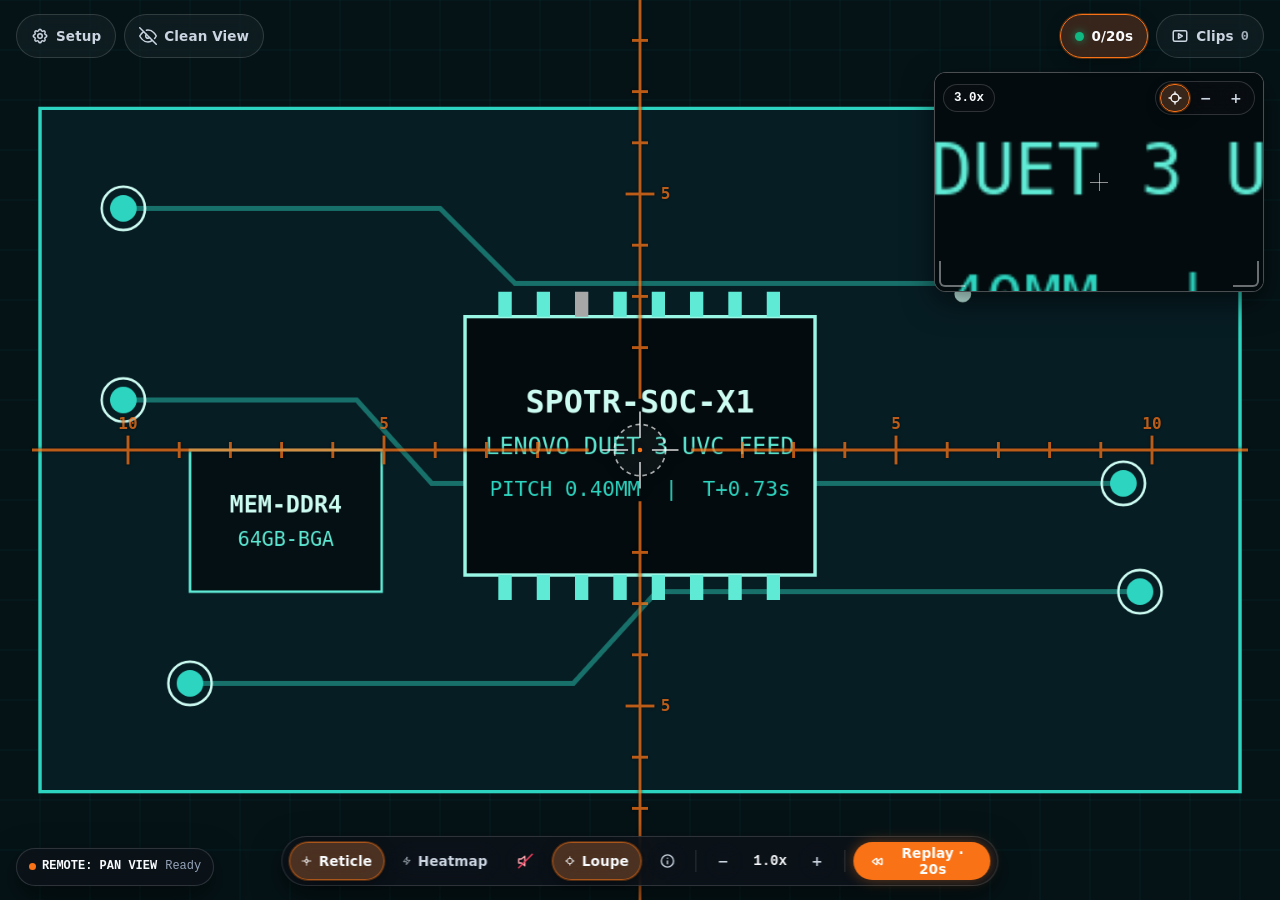
<file: index.html>
<!DOCTYPE html>
<html lang="en">
<head>
  <meta charset="UTF-8" />
  <meta name="viewport" content="width=device-width, initial-scale=1.0, maximum-scale=1.0, user-scalable=no" />
  <meta name="theme-color" content="#06090d" />
  <title>SPOTR — Recon • Detect • Alert</title>
  <link rel="manifest" href="./manifest.json" />
  <link rel="icon" type="image/svg+xml" href="./assets/icons/icon.svg" />
  <link rel="apple-touch-icon" href="./assets/icons/icon-192.png" />
  <meta name="apple-mobile-web-app-capable" content="yes" />
  <meta name="apple-mobile-web-app-status-bar-style" content="black-translucent" />
  <meta name="apple-mobile-web-app-title" content="SPOTR" />
  <link rel="stylesheet" href="./css/variables.css" />
  <link rel="stylesheet" href="./css/layout.css" />
  <link rel="stylesheet" href="./css/viewport.css" />
  <link rel="stylesheet" href="./css/controls.css" />
  <link rel="stylesheet" href="./css/gallery.css" />
  <script>
    if (new URLSearchParams(window.location.search).has('nosplash')) {
      document.documentElement.classList.add('no-splash');
    }
  </script>
  <style>
    html.no-splash #splashScreen { display: none !important; }
  </style>
</head>
<body>
  <!-- Fullscreen Tactical Splash Screen -->
  <aside id="splashScreen" class="splash-screen" role="dialog" aria-modal="true" aria-label="SPOTR Splash Screen">
    <div class="splash-content">
      <div class="splash-logo-wrap">
        <svg class="splash-logo-svg" viewBox="0 0 580 220" xmlns="http://www.w3.org/2000/svg">
          <rect width="580" height="220" rx="24" fill="#141820"/>
          <g transform="translate(30,30)">
            <rect width="160" height="160" rx="28" fill="#1d222c"/>
            <circle cx="80" cy="80" r="34" fill="none" stroke="#FF6B00" stroke-width="10"/>
            <line x1="80" y1="22" x2="80" y2="46" stroke="#FF6B00" stroke-width="4" stroke-linecap="round"/>
            <line x1="80" y1="114" x2="80" y2="138" stroke="#FF6B00" stroke-width="4" stroke-linecap="round"/>
            <line x1="22" y1="80" x2="46" y2="80" stroke="#FF6B00" stroke-width="4" stroke-linecap="round"/>
            <line x1="114" y1="80" x2="138" y2="80" stroke="#FF6B00" stroke-width="4" stroke-linecap="round"/>
            <circle cx="80" cy="80" r="7" fill="#FF6B00"/>
            <circle cx="118" cy="42" r="9" fill="#FFD166"/>
          </g>
          <text x="225" y="108" fill="#F8FAFC" font-family="Arial, Helvetica, sans-serif" font-size="80" font-weight="700" letter-spacing="4.65">SPOTR</text>
          <text x="528" y="64" fill="#FFD166" font-family="Arial, Helvetica, sans-serif" font-size="15" font-weight="700">™</text>
          <text x="225" y="152" fill="#CBD5E1" font-family="Arial, Helvetica, sans-serif" font-size="18" font-weight="600" letter-spacing="2.6">RECON • DETECT • ALERT</text>
          <rect x="225" y="170" width="299" height="4" rx="2" fill="rgba(255, 255, 255, 0.12)"/>
          <rect class="splash-line-progress" x="225" y="170" width="0" height="4" rx="2" fill="#FF6B00"/>
        </svg>
      </div>
    </div>
  </aside>

  <div id="appRoot">

    <!-- =================================================================== -->
    <!-- SCREEN 1: 100% FULL-SCREEN LIVE CAMERA WORKSPACE                    -->
    <!-- =================================================================== -->
    <main id="screenLive" class="screen-view">
      <div id="viewportContainer">
        <video id="cameraVideoEl" playsinline muted style="display:none;"></video>
        <canvas id="mainCanvas"></canvas>

        <!-- Superimposed Guide Overlay Layer -->
        <div id="overlayLayer" style="opacity: 0.75;">
          <svg id="svgOverlay" viewBox="0 0 800 500" preserveAspectRatio="xMidYMid meet"></svg>
          <img id="customOverlayImg" class="hidden" alt="Custom Overlay" />
        </div>

        <!-- Draggable ROI Target Crosshair -->
        <div id="zoomTargetCrosshair" title="Drag to position Zoom Window target">
          <svg viewBox="0 0 96 96">
            <circle cx="48" cy="48" r="28" stroke="rgba(255,255,255,0.65)" stroke-width="1.8" stroke-dasharray="5 4" fill="rgba(255,255,255,0.04)" />
            <line x1="6" y1="48" x2="35" y2="48" stroke="rgba(255,255,255,0.7)" stroke-width="2" />
            <line x1="61" y1="48" x2="90" y2="48" stroke="rgba(255,255,255,0.7)" stroke-width="2" />
            <line x1="48" y1="6" x2="48" y2="35" stroke="rgba(255,255,255,0.7)" stroke-width="2" />
            <line x1="48" y1="61" x2="48" y2="90" stroke="rgba(255,255,255,0.7)" stroke-width="2" />
            <circle cx="48" cy="48" r="2.5" fill="var(--radar-accent)" />
          </svg>
        </div>

        <!-- Slimmer Movable & Corner-Resizable Digital Zoom Loupe (PiP) -->
        <section id="pipZoomWindow">
          <header id="pipHeader">
            <span id="pipZoomBadge">3.0x</span>
            <div class="pip-controls">
              <button id="btnPipToggleRoi" class="radar-btn radar-btn-sm radar-btn-active" title="Show / Hide ROI Target Crosshair">
                <svg width="16" height="16" fill="none" stroke="currentColor" stroke-width="2" viewBox="0 0 24 24">
                  <circle cx="12" cy="12" r="6"/><path stroke-linecap="round" d="M12 3v3M12 18v3M3 12h3M18 12h3"/>
                </svg>
              </button>
              <button id="pipZoomMinus" class="radar-btn radar-btn-sm" title="Decrease Loupe Zoom">−</button>
              <button id="pipZoomPlus" class="radar-btn radar-btn-sm" title="Increase Loupe Zoom">+</button>
            </div>
          </header>
          <div id="pipViewport">
            <canvas id="pipCanvas" width="330" height="220"></canvas>
            <div class="pip-center-reticle"></div>
            <div id="pipResizeSW" class="pip-resize-handle pip-resize-sw" title="Drag corner to resize"></div>
            <div id="pipResizeSE" class="pip-resize-handle pip-resize-se" title="Drag corner to resize"></div>
          </div>
        </section>

        <!-- Instant Replay Video Overlay -->
        <div id="instantReplayModal" class="hidden">
          <div class="replay-status-banner">
            <span class="replay-pulse-dot"></span>
            <span id="replayBannerText">INSTANT REPLAY — AUTO-SAVED CLIP</span>
          </div>
          <canvas id="replayCanvas" width="1920" height="1080"></canvas>
        </div>
      </div>

      <!-- Real-Time Reticle FFP Scale Toast -->
      <div id="reticleFfpToast" class="reticle-ffp-toast hidden">
        <span id="reticleFfpText">RETICLE SUBTENSION: 100% (FFP SYNC)</span>
      </div>

      <!-- Restore UI Pill (Shown only in Clean View / Declutter Mode) -->
      <button id="btnRestoreUi" class="radar-btn radar-btn-pill btn-restore-ui hidden" title="Show Interface Controls">
        <svg width="18" height="18" fill="none" stroke="currentColor" stroke-width="2" viewBox="0 0 24 24">
          <path stroke-linecap="round" stroke-linejoin="round" d="M1 12s4-8 11-8 11 8 11 8-4 8-11 8-11-8-11-8z"/>
          <circle cx="12" cy="12" r="3"/>
        </svg>
        <span>Show UI</span>
      </button>

      <!-- TOP-LEFT: Quiet Setup + Clean View Pills -->
      <nav class="floating-strip strip-top-left">
        <button id="btnReplayBackToLive" class="radar-btn radar-btn-pill radar-btn-active hidden" title="Return to Live Camera Stream">
          <span>← Live</span>
        </button>

        <button id="btnToggleOptions" class="radar-btn radar-btn-pill" title="Open Unified Setup (Camera, Detection, Reticle, Controllers)">
          <svg width="18" height="18" fill="none" stroke="currentColor" stroke-width="2" viewBox="0 0 24 24">
            <path stroke-linecap="round" stroke-linejoin="round" d="M10.325 4.317c.426-1.756 2.924-1.756 3.35 0a1.724 1.724 0 002.573 1.066c1.543-.94 3.31.826 2.37 2.37a1.724 1.724 0 001.065 2.572c1.756.426 1.756 2.924 0 3.35a1.724 1.724 0 00-1.066 2.573c.94 1.543-.826 3.31-2.37 2.37a1.724 1.724 0 00-2.572 1.065c-.426 1.756-2.924 1.756-3.35 0a1.724 1.724 0 00-2.573-1.066c-1.543.94-3.31-.826-2.37-2.37a1.724 1.724 0 00-1.065-2.572c-1.756-.426-1.756-2.924 0-3.35a1.724 1.724 0 001.066-2.573c-.94-1.543.826-3.31 2.37-2.37.996.608 2.296.07 2.572-1.065z"/>
            <circle cx="12" cy="12" r="3"/>
          </svg>
          <span>Setup</span>
        </button>

        <button id="btnDeclutterUi" class="radar-btn radar-btn-pill" title="Clean View (Hide Controls)">
          <svg width="18" height="18" fill="none" stroke="currentColor" stroke-width="2" viewBox="0 0 24 24">
            <path stroke-linecap="round" stroke-linejoin="round" d="M17.94 17.94A10.07 10.07 0 0112 20c-7 0-11-8-11-8a18.45 18.45 0 015.06-5.94M9.9 4.24A9.12 9.12 0 0112 4c7 0 11 8 11 8a18.5 18.5 0 01-2.16 3.19m-6.72-1.07a3 3 0 11-4.24-4.24"/>
            <line x1="1" y1="1" x2="23" y2="23" stroke-linecap="round"/>
          </svg>
          <span class="dock-btn-lbl">Clean View</span>
        </button>
      </nav>

      <!-- TOP-RIGHT: Compact Buffer Status + Saved Clips -->
      <nav class="floating-strip strip-top-right">
        <button id="btnToggleBuffer" class="radar-btn radar-btn-pill radar-btn-active" title="Toggle Rolling RAM Video Buffer">
          <span id="bufferDot" class="status-dot"></span>
          <span id="bufferText">20s</span>
        </button>

        <button id="btnSwitchScreen" class="radar-btn radar-btn-pill" title="Open Saved Video Clips">
          <svg width="18" height="18" fill="none" stroke="currentColor" stroke-width="2" viewBox="0 0 24 24">
            <rect x="3" y="5" width="18" height="14" rx="2"/><path stroke-linecap="round" stroke-linejoin="round" d="M10 9l5 3-5 3V9z"/>
          </svg>
          <span>Clips</span>
          <span id="clipCountBadge" style="opacity:0.8; font-family:var(--font-mono);">0</span>
        </button>
      </nav>

      <!-- STREAM TELEMETRY HUD OVERLAY -->
      <aside id="hudOverlay" class="hidden">
        <div class="hud-header">
          <span>STREAM TELEMETRY</span>
          <span id="hudFps">60 FPS</span>
        </div>
        <div class="hud-row"><span class="hud-key">SOURCE</span><span id="hudSource" class="hud-val">USB CAM</span></div>
        <div class="hud-row"><span class="hud-key">RES</span><span id="hudResolution" class="hud-val">1920×1080</span></div>
        <div class="hud-row"><span class="hud-key">ZOOM</span><span id="hudMainZoom" class="hud-val">1.0x</span></div>
        <div class="hud-row"><span class="hud-key">LOUPE</span><span id="hudPipZoom" class="hud-val">3.0x</span></div>
        <div class="hud-row"><span class="hud-key">BUFFER</span><span id="hudBufferText" class="hud-val">0.0s / 20s</span></div>
      </aside>

      <!-- BOTTOM CONTROL STRIP -->
      <footer class="strip-bottom">
        <!-- Bottom-Left: Compact Bluetooth Ring & Quick-Tool Chips -->
        <div style="display:flex; align-items:center; gap:8px; flex-wrap:wrap;">
          <div id="ringHudPill" class="ring-hud-pill" title="Bluetooth Ring Mode (Tap to cycle)">
            <span id="ringModeBadge" class="ring-mode-badge">RING: AIM ROI</span>
            <span id="ringActionText" class="ring-action-text">Ready</span>
          </div>

          <div id="quickToolPill" class="quick-tool-pill hidden" title="Quick Tool (Tap to toggle)">
            <span id="quickToolBadge" class="quick-tool-badge">HEATMAP</span>
            <span id="quickToolStatus" class="quick-tool-status status-off">OFF</span>
          </div>
        </div>

        <!-- Bottom-Center: Unified Minimalist Live Dock -->
        <div class="live-bottom-center">
          <div class="live-bottom-dock">
            <button id="btnToggleOverlayTop" class="radar-btn radar-btn-active" title="Toggle Reticle Overlay">
              <svg width="18" height="18" fill="none" stroke="currentColor" stroke-width="2" viewBox="0 0 24 24">
                <path stroke-linecap="round" d="M12 2v7M12 15v7M2 12h7M15 12h7M9 10v4M15 10v4M10 9h4M10 15h4"/>
              </svg>
              <span class="dock-btn-lbl">Reticle</span>
            </button>

            <button id="btnToggleHeatmap" class="radar-btn" title="Toggle Micro-Change Heatmap">
              <svg width="18" height="18" fill="none" stroke="currentColor" stroke-width="2" viewBox="0 0 24 24">
                <path stroke-linecap="round" stroke-linejoin="round" d="M13 2L3 14h9l-1 8 10-12h-9l1-8z"/>
              </svg>
              <span class="dock-btn-lbl">Heatmap</span>
            </button>

            <button id="btnToggleVoiceAnnounce" class="radar-btn radar-btn-muted" title="Voice Announcements: MUTED">
              <svg id="iconVoiceOn" class="voice-icon hidden" width="18" height="18" fill="none" stroke="currentColor" stroke-width="2" viewBox="0 0 24 24">
                <path stroke-linecap="round" stroke-linejoin="round" d="M11 5L6 9H2v6h4l5 4V5z"/>
                <path stroke-linecap="round" stroke-linejoin="round" d="M15.54 8.46a5 5 0 010 7.07M19.07 4.93a10 10 0 010 14.14"/>
              </svg>
              <svg id="iconVoiceMuted" class="voice-icon" width="18" height="18" fill="none" stroke="currentColor" stroke-width="2" viewBox="0 0 24 24">
                <path stroke-linecap="round" stroke-linejoin="round" d="M11 5L6 9H2v6h4l5 4V5z"/>
                <line x1="22" y1="2" x2="2" y2="22" stroke="#f43f5e" stroke-width="2.2" stroke-linecap="round"/>
              </svg>
            </button>

            <button id="btnTogglePip" class="radar-btn radar-btn-active" title="Show / Hide Digital Loupe">
              <svg width="18" height="18" fill="none" stroke="currentColor" stroke-width="2" viewBox="0 0 24 24">
                <circle cx="12" cy="12" r="6"/><path stroke-linecap="round" d="M12 3v3M12 18v3M3 12h3M18 12h3"/>
              </svg>
              <span class="dock-btn-lbl">Loupe</span>
            </button>

            <button id="btnToggleHud" class="radar-btn" title="Show / Hide Telemetry HUD">
              <svg width="18" height="18" fill="none" stroke="currentColor" stroke-width="2" viewBox="0 0 24 24">
                <circle cx="12" cy="12" r="9"/><path stroke-linecap="round" d="M12 16v-4M12 8h.01"/>
              </svg>
            </button>

            <div class="dock-divider"></div>

            <div class="dock-zoom-group">
              <button id="mainZoomMinus" class="radar-btn" title="Zoom Out">−</button>
              <button id="mainZoomBadge" class="zoom-readout" title="Tap to reset 1.0x">1.0x</button>
              <button id="mainZoomPlus" class="radar-btn" title="Zoom In">+</button>
              <button id="mainZoomReset" class="radar-btn radar-btn-sm hidden" title="Reset Pan &amp; Zoom">1:1</button>
            </div>

            <div class="dock-divider"></div>

            <div id="replayTriggerPod" style="display:inline-flex;">
              <button id="btnReplay20s" class="radar-btn radar-btn-primary" title="Instant Replay &amp; Save Clip">
                <svg width="17" height="17" fill="none" stroke="currentColor" stroke-width="2.2" viewBox="0 0 24 24">
                  <path stroke-linecap="round" stroke-linejoin="round" d="M12.066 11.2a1 1 0 000 1.6l5.334 4A1 1 0 0019 16V8a1 1 0 00-1.6-.8l-5.333 4zM4.066 11.2a1 1 0 000 1.6l5.334 4A1 1 0 0011 16V8a1 1 0 00-1.6-.8l-5.334 4z"/>
                </svg>
                <span id="replayBtnLabel">Replay</span>
              </button>
            </div>
          </div>
        </div>

        <!-- Instant Replay Scrubber Bar (Replaces dock during replay) -->
        <div id="replayBar" class="hidden">
          <div class="player-btn-group">
            <button id="btnReplayPlayPause" class="radar-btn radar-btn-sm radar-btn-active" title="Play / Pause">⏸</button>
            <button id="btnReplaySlowMo" class="radar-btn radar-btn-sm" title="0.5x Slow Motion">0.5x</button>
            <button id="btnReplayPrevEvt" class="radar-btn radar-btn-sm" title="Previous Event">◀ Evt</button>
            <button id="btnReplayNextEvt" class="radar-btn radar-btn-sm" title="Next Event">Evt ▶</button>
            <button id="btnReplayStepBack" class="radar-btn radar-btn-sm" title="Step Backward 1 Frame">-1</button>
            <button id="btnReplayStep" class="radar-btn radar-btn-sm" title="Step Forward 1 Frame">+1</button>
          </div>

          <div class="cctv-scrub-wrap">
            <div class="cctv-scrub-track" id="replayScrubTrack">
              <div class="cctv-waveform-container" id="replayWaveform"></div>
              <div class="cctv-markers-container" id="replayMarkers"></div>
              <input id="replayScrubber" type="range" min="0" max="20" step="0.02" value="0" class="radar-slider cctv-slider-input" />
            </div>
            <span id="replayTimeText" class="slider-val">0.0s / 20.0s</span>
          </div>

          <div class="player-btn-group">
            <button id="btnCloseReplay" class="radar-btn radar-btn-sm radar-btn-primary" title="Exit Replay">Live</button>
          </div>
        </div>
      </footer>
    </main>

    <!-- =================================================================== -->
    <!-- SCREEN 2: FULLSCREEN STORED VIDEO PLAYER                            -->
    <!-- =================================================================== -->
    <section id="screenGallery" class="screen-view hidden">
      <div class="gallery-fullscreen-stage">
        <canvas id="galleryPlayerCanvas" width="1920" height="1080"></canvas>
      </div>

      <!-- Top-Left: Navigation, Slide-Over Clips Toggle & Zoom -->
      <nav class="floating-strip strip-top-left">
        <button id="btnBackToLive" class="radar-btn radar-btn-pill" title="Return to Live Camera Stream">
          <span>← Live</span>
        </button>

        <button id="btnToggleGalleryDrawer" class="radar-btn radar-btn-pill" title="Show / Hide Saved Clips">
          <svg width="18" height="18" fill="none" stroke="currentColor" stroke-width="2" viewBox="0 0 24 24">
            <path stroke-linecap="round" stroke-linejoin="round" d="M4 6h16M4 12h16M4 18h16"/>
          </svg>
          <span>Clips</span>
        </button>

        <div class="control-pod control-pod-top" style="border-radius:var(--radius-pill);">
          <button id="galleryZoomMinus" class="radar-btn" style="border-radius:var(--radius-pill); border-color:transparent; background:transparent;" title="Zoom Out">−</button>
          <span id="galleryZoomBadge" class="zoom-readout">1.0x</span>
          <button id="galleryZoomPlus" class="radar-btn" style="border-radius:var(--radius-pill); border-color:transparent; background:transparent;" title="Zoom In">+</button>
          <button id="galleryZoomReset" class="radar-btn radar-btn-sm hidden" style="border-radius:var(--radius-pill);" title="Reset Zoom">1:1</button>
        </div>
      </nav>

      <!-- Top-Right: Active Clip Info + Export & Delete (Safely separated from playback bar) -->
      <div class="floating-strip strip-top-right">
        <div class="gallery-info-pill">
          <div style="text-align:right;">
            <div id="activeClipTitle" class="clip-name">NO CLIP SELECTED</div>
            <div id="activeClipMeta" class="clip-meta">—</div>
          </div>
          <div style="width:1px; height:26px; background:var(--radar-border);"></div>
          <button id="btnGalleryDownload" class="radar-btn radar-btn-sm radar-btn-active" title="Export Video (.webm)">Export</button>
          <button id="btnGalleryDelete" class="radar-btn radar-btn-sm radar-btn-danger" title="Delete Active Recording">
            <svg width="15" height="15" viewBox="0 0 24 24" fill="none" stroke="currentColor" stroke-width="2" stroke-linecap="round" stroke-linejoin="round">
              <polyline points="3 6 5 6 21 6"></polyline>
              <path d="M19 6v14a2 2 0 0 1-2 2H7a2 2 0 0 1-2-2V6m3 0V4a2 2 0 0 1 2-2h4a2 2 0 0 1 2 2v2"></path>
            </svg>
          </button>
        </div>
      </div>

      <!-- Collapsible Floating Left Drawer for Saved Clips (Hidden by default so video is unobstructed) -->
      <aside id="galleryDrawer" class="gallery-floating-drawer hidden">
        <header class="panel-header">
          <span class="panel-title">Saved Clips</span>
          <button id="btnCloseGalleryDrawer" class="radar-btn radar-btn-sm" style="border-color:transparent; background:transparent;" title="Hide Clips List">✕</button>
        </header>
        <div id="clipsList" class="clips-list-container"></div>
      </aside>

      <!-- Bottom Floating Playback Bar (Pure playback controls only) -->
      <footer class="strip-bottom">
        <div class="gallery-transport-bar">
          <div class="player-btn-group">
            <button id="btnGalleryPlayPause" class="radar-btn radar-btn-sm radar-btn-primary" title="Play / Pause">⏸</button>
            <button id="btnGallerySlowMo" class="radar-btn radar-btn-sm" title="Toggle 0.5x Slow Motion">0.5x</button>
            <button id="btnGalleryPrevEvt" class="radar-btn radar-btn-sm" title="Previous Event">◀ Evt</button>
            <button id="btnGalleryNextEvt" class="radar-btn radar-btn-sm" title="Next Event">Evt ▶</button>
            <button id="btnGalleryStepBack" class="radar-btn radar-btn-sm" title="Step Backward 1 Frame">-1</button>
            <button id="btnGalleryStep" class="radar-btn radar-btn-sm" title="Step Forward 1 Frame">+1</button>
          </div>

          <div class="cctv-scrub-wrap">
            <div class="cctv-scrub-track" id="galleryScrubTrack">
              <div class="cctv-waveform-container" id="galleryWaveform"></div>
              <div class="cctv-markers-container" id="galleryMarkers"></div>
              <input id="galleryScrubber" type="range" min="0" max="20" step="0.02" value="0" class="radar-slider cctv-slider-input" />
            </div>
            <span id="galleryTimeReadout" class="slider-val">0.0s / 20.0s</span>
          </div>
        </div>
      </footer>
    </section>

    <!-- =================================================================== -->
    <!-- SCREEN 3: UNIFIED SETUP (CAMERA / DETECTION / DISPLAY)              -->
    <!-- =================================================================== -->
    <section id="screenSettings" class="screen-view hidden">
      <header class="setup-screen-header">
        <button id="btnSettingsBackToLive" class="radar-btn radar-btn-pill" title="Return to Live Camera Stream">
          <span>← Live</span>
        </button>

        <nav class="setup-nav-tabs" aria-label="Setup sections">
          <button type="button" class="setup-nav-tab active" data-setup-tab="camera">Camera &amp; Buffer</button>
          <button type="button" class="setup-nav-tab" data-setup-tab="detection">Detection &amp; Voice</button>
          <button type="button" class="setup-nav-tab" data-setup-tab="display">Display &amp; Theme</button>
          <button type="button" id="btnOpenReticleScreen" class="setup-nav-tab">Reticle</button>
          <button type="button" id="btnOpenControllerScreen" class="setup-nav-tab">Controllers</button>
        </nav>

        <div class="setup-header-actions"></div>
      </header>

      <div class="settings-screen-body">
        <!-- SUB-TAB 1: CAMERA & MEMORY BUFFER -->
        <div id="setupTabCamera" class="setup-subtab-panel">
          <div class="settings-card" id="cardCameraSource">
            <div class="settings-card-header">
              <span class="settings-label">Video Source</span>
              <div style="display:flex; gap:6px; align-items:center;">
                <button type="button" id="btnSourceModeUsb" class="radar-btn radar-btn-sm radar-btn-active">USB</button>
                <button type="button" id="btnSourceModeRtsp" class="radar-btn radar-btn-sm">Wi-Fi / RTSP</button>
                <button id="btnRefreshCameras" class="radar-btn radar-btn-sm" title="Rescan Cameras">↻</button>
              </div>
            </div>

            <!-- USB Camera -->
            <div id="panelSourceUsb">
              <select id="cameraSelect" class="radar-select"></select>
            </div>

            <!-- Network RTSP -->
            <div id="panelSourceRtsp" style="display:none; flex-direction:column; gap:12px;">
              <div style="display:flex; gap:6px;">
                <button type="button" id="btnPresetBresser" class="radar-btn radar-btn-sm radar-btn-active" style="flex:1;">Bresser HD</button>
                <button type="button" id="btnPresetOnvif" class="radar-btn radar-btn-sm" style="flex:1;">ONVIF</button>
                <button type="button" id="btnPresetCustom" class="radar-btn radar-btn-sm" style="flex:1;">Custom URL</button>
              </div>

              <!-- Bresser Config -->
              <div id="secBresserConfig" style="display:flex; flex-direction:column; gap:10px;">
                <div style="display:flex; justify-content:space-between; align-items:center;">
                  <span style="font-size:12px; color:var(--radar-text-muted);">Camera IP</span>
                  <span id="badgeRtspWake" style="font-family:var(--font-mono); font-size:12px; color:var(--radar-text-muted);">STANDBY</span>
                </div>
                <div style="display:flex; gap:8px;">
                  <input id="inputBresserIp" type="text" value="192.168.0.1" class="radar-text-input" style="flex:1;" placeholder="192.168.0.1" />
                  <button type="button" id="btnBresserWake" class="radar-btn radar-btn-sm radar-btn-primary" style="height:38px; padding:0 14px;">Wake &amp; Connect</button>
                </div>

                <div style="display:grid; grid-template-columns:1fr 1fr; gap:6px;">
                  <button type="button" class="radar-btn radar-btn-sm btn-bresser-channel radar-btn-active" data-channel="ch0" data-label="Bresser (1080p Main)">1080p HD (ch0)</button>
                  <button type="button" class="radar-btn radar-btn-sm btn-bresser-channel" data-channel="ch1" data-label="Bresser (540p Sub)">540p Fast (ch1)</button>
                </div>

                <details class="setup-disclosure">
                  <summary>Advanced network &amp; iOS gateway</summary>
                  <div class="setup-disclosure-body">
                    <div style="display:flex; flex-direction:column; gap:4px;">
                      <label style="font-size:12px; color:var(--radar-text-muted);">RTSP Gateway Host (for iOS / remote)</label>
                      <input id="inputRtspGatewayHost" type="text" class="radar-text-input" placeholder="e.g. http://192.168.0.50:8080" />
                    </div>
                    <div style="display:flex; flex-direction:column; gap:4px;">
                      <label style="font-size:12px; color:var(--radar-text-muted);">Direct RTSP Stream URL</label>
                      <div style="display:flex; gap:6px;">
                        <input id="inputBresserRtspUrl" type="text" class="radar-text-input" style="flex:1;" value="rtsp://192.168.0.1/live/tcp/ch0" />
                        <button type="button" id="btnConnectBresserEndpoint" class="radar-btn radar-btn-sm" style="height:38px;">Connect</button>
                      </div>
                    </div>
                  </div>
                </details>
              </div>

              <!-- ONVIF Config -->
              <div id="secOnvifConfig" style="display:none; flex-direction:column; gap:10px;">
                <div style="display:grid; grid-template-columns:1fr 90px; gap:8px;">
                  <div style="display:flex; flex-direction:column; gap:4px;">
                    <label for="inputOnvifIp" style="font-size:12px; color:var(--radar-text-muted);">Camera IP / Host</label>
                    <input id="inputOnvifIp" type="text" value="192.168.1.100" class="radar-text-input" />
                  </div>
                  <div style="display:flex; flex-direction:column; gap:4px;">
                    <label for="inputOnvifPort" style="font-size:12px; color:var(--radar-text-muted);">Port</label>
                    <input id="inputOnvifPort" type="number" value="554" class="radar-text-input" />
                  </div>
                </div>
                <div style="display:grid; grid-template-columns:1fr 1fr; gap:8px;">
                  <input id="inputOnvifUser" type="text" value="" class="radar-text-input" placeholder="Username (optional)" />
                  <input id="inputOnvifPass" type="password" value="" class="radar-text-input" placeholder="Password (optional)" />
                </div>
                <div style="display:grid; grid-template-columns:1fr 1fr; gap:6px;">
                  <button type="button" class="radar-btn radar-btn-sm btn-onvif-channel radar-btn-active" data-path="/onvif1" data-label="ONVIF (Profile 1 - 1080p)">Profile 1 (1080p)</button>
                  <button type="button" class="radar-btn radar-btn-sm btn-onvif-channel" data-path="/onvif2" data-label="ONVIF (Profile 2 - Sub)">Profile 2 (Sub)</button>
                </div>
                <button type="button" id="btnOnvifConnect" class="radar-btn radar-btn-sm radar-btn-primary" style="width:100%; height:38px;">Connect ONVIF</button>
              </div>

              <!-- Custom RTSP Config -->
              <div id="secCustomRtspConfig" style="display:none; flex-direction:column; gap:10px;">
                <input id="inputCustomRtspUrl" type="text" value="" class="radar-text-input" placeholder="rtsp://192.168.0.1:554/live/ch0" />
                <button type="button" id="btnCustomRtspConnect" class="radar-btn radar-btn-sm radar-btn-primary" style="width:100%; height:38px;">Connect RTSP</button>
              </div>

              <div id="statusRtspBanner" style="font-family:var(--font-mono); font-size:12px; color:var(--radar-text-muted); display:flex; justify-content:space-between; align-items:center;">
                <span id="textRtspStatus">RTSP GATEWAY: STANDBY</span>
                <span id="textRtspFps"></span>
              </div>
            </div>
          </div>

          <div class="settings-card">
            <div class="settings-card-header">
              <span class="settings-label">Replay Buffer (RAM)</span>
              <span id="valBufferResolution" class="slider-val">1920×1080</span>
            </div>

            <div class="slider-group">
              <div class="slider-header">
                <span>Buffer Duration</span>
                <span id="valBufferDuration" class="slider-val">20s</span>
              </div>
              <input id="sliderBufferDuration" type="range" min="5" max="60" step="5" value="20" class="radar-slider" />
            </div>

            <div class="slider-group">
              <div class="slider-header">
                <span>Frame Rate</span>
                <span id="valBufferFps" class="slider-val">15 FPS</span>
              </div>
              <input id="sliderBufferFps" type="range" min="5" max="30" step="5" value="15" class="radar-slider" />
            </div>

            <div class="memory-meter-box">
              <div class="memory-meter-labels">
                <span id="memUsedLabel">USED: 0.0 MB</span>
                <span id="memBudgetLabel">EST: 28 MB / 512 MB MAX</span>
              </div>
              <div class="memory-bar-track">
                <div id="memBarEstFill" class="memory-bar-est" style="width: 12%;"></div>
                <div id="memBarUsedFill" class="memory-bar-used" style="width: 0%;"></div>
              </div>
            </div>
          </div>
        </div>

        <!-- SUB-TAB 2: DETECTION & VOICE -->
        <div id="setupTabDetection" class="setup-subtab-panel hidden">
          <div class="settings-card">
            <div class="settings-card-header">
              <span class="settings-label">Motion Heatmap</span>
            </div>

            <div class="slider-group">
              <div class="slider-header">
                <span>Sensitivity</span>
                <span id="valHeatmapSens" class="slider-val">60%</span>
              </div>
              <input id="sliderHeatmapSens" type="range" min="10" max="95" step="5" value="60" class="radar-slider" />
            </div>

            <div class="slider-group">
              <div class="slider-header">
                <span>Marker Duration</span>
                <div class="duration-custom-controls">
                  <input id="inputHeatmapDuration" type="number" min="1" max="99999" step="1" value="30" class="radar-num-input" title="Custom duration in seconds" />
                  <span id="valHeatmapDuration" class="slider-val" style="min-width:18px;">s</span>
                </div>
              </div>
              <div class="duration-preset-row">
                <button type="button" class="radar-btn radar-btn-sm duration-preset-btn" data-dur="5">5s</button>
                <button type="button" class="radar-btn radar-btn-sm duration-preset-btn" data-dur="15">15s</button>
                <button type="button" class="radar-btn radar-btn-sm duration-preset-btn radar-btn-active" data-dur="30">30s</button>
                <button type="button" class="radar-btn radar-btn-sm duration-preset-btn" data-dur="60">60s</button>
                <button type="button" id="btnHeatmapInfinite" class="radar-btn radar-btn-sm duration-preset-btn" title="Infinite Persistence">∞</button>
              </div>
              <input id="sliderHeatmapDuration" type="range" min="1" max="125" step="1" value="30" class="radar-slider" />
            </div>
          </div>

          <div class="settings-card">
            <div class="settings-card-header">
              <span class="settings-label">Voice Callouts</span>
              <button id="btnToggleHeatmapSpeech" class="radar-btn radar-btn-sm">VOICE: OFF</button>
            </div>

            <button id="btnTestVoiceSettings" class="radar-btn radar-btn-sm" style="width:100%;">AUDITION: "Detection! 11 o'clock, 3 clicks"</button>

            <details class="setup-disclosure">
              <summary>Customize voice tone &amp; keywords</summary>
              <div class="setup-disclosure-body">
                <div class="slider-group">
                  <div class="slider-header">
                    <span>Voice Pitch</span>
                    <span id="valVoicePitch" class="slider-val">1.25x</span>
                  </div>
                  <input id="sliderVoicePitch" type="range" min="0.8" max="1.8" step="0.05" value="1.25" class="radar-slider" />
                </div>

                <div class="slider-group">
                  <div class="slider-header">
                    <span>Voice Speed</span>
                    <span id="valVoiceRate" class="slider-val">0.80x</span>
                  </div>
                  <input id="sliderVoiceRate" type="range" min="0.6" max="1.0" step="0.1" value="0.8" class="radar-slider" />
                </div>

                <div style="display:grid; grid-template-columns:1fr 1fr; gap:8px;">
                  <div>
                    <label style="display:block; font-size:12px; color:var(--radar-text-muted); margin-bottom:4px;">Alert Prefix</label>
                    <input id="inputVoiceAlertKeyword" type="text" value="Detection" class="radar-text-input" placeholder="Detection" />
                  </div>
                  <div>
                    <label style="display:block; font-size:12px; color:var(--radar-text-muted); margin-bottom:4px;">Distance Unit</label>
                    <input id="inputVoiceUnitKeyword" type="text" value="clicks" class="radar-text-input" placeholder="clicks" />
                  </div>
                </div>

                <div style="display:flex; gap:6px; flex-wrap:wrap;">
                  <button type="button" class="radar-btn radar-btn-sm btn-voice-preset" data-prefix="Detection" data-unit="clicks">Detection • clicks</button>
                  <button type="button" class="radar-btn radar-btn-sm btn-voice-preset" data-prefix="Contact" data-unit="mils">Contact • mils</button>
                  <button type="button" class="radar-btn radar-btn-sm btn-voice-preset" data-prefix="Target" data-unit="marks">Target • marks</button>
                  <button type="button" class="radar-btn radar-btn-sm btn-voice-preset" data-prefix="Warning" data-unit="units">Warning • units</button>
                </div>
              </div>
            </details>
          </div>
        </div>

        <!-- SUB-TAB 3: DISPLAY & THEME -->
        <div id="setupTabDisplay" class="setup-subtab-panel hidden">
          <div class="settings-card">
            <div class="settings-card-header">
              <span class="settings-label">Image Adjust</span>
              <button id="btnResetFilters" class="radar-btn radar-btn-sm">Reset</button>
            </div>

            <div class="slider-group">
              <div class="slider-header">
                <span>Brightness</span>
                <span id="valBrightness" class="slider-val">100%</span>
              </div>
              <input id="sliderBrightness" type="range" min="40" max="200" value="100" class="radar-slider" />
            </div>

            <div class="slider-group">
              <div class="slider-header">
                <span>Contrast</span>
                <span id="valContrast" class="slider-val">100%</span>
              </div>
              <input id="sliderContrast" type="range" min="40" max="220" value="100" class="radar-slider" />
            </div>

            <div class="slider-group">
              <div class="slider-header">
                <span>Saturation</span>
                <span id="valSaturation" class="slider-val">100%</span>
              </div>
              <input id="sliderSaturation" type="range" min="0" max="200" value="100" class="radar-slider" />
            </div>

            <div class="overlay-grid">
              <button id="btnFilterInvert" class="radar-btn radar-btn-sm">Invert</button>
              <button id="btnFilterGrayscale" class="radar-btn radar-btn-sm">Mono</button>
            </div>
          </div>

          <div class="settings-card">
            <div class="settings-card-header">
              <span class="settings-label">Interface Appearance</span>
              <input id="colorPickerCustom" type="color" value="#f97316" class="theme-color-input" title="Pick Custom Accent Color" />
            </div>

            <div class="swatch-row">
              <button class="theme-swatch active" data-color="#f97316" style="background:#f97316;" title="Orange"></button>
              <button class="theme-swatch" data-color="#22c55e" style="background:#22c55e;" title="Green"></button>
              <button class="theme-swatch" data-color="#ef4444" style="background:#ef4444;" title="Red"></button>
              <button class="theme-swatch" data-color="#3b82f6" style="background:#3b82f6;" title="Blue"></button>
              <button class="theme-swatch" data-color="#ffffff" style="background:#ffffff; border:1px solid #94a3b8;" title="White"></button>
              <button class="theme-swatch" data-color="#000000" style="background:#000000; border:1px solid #475569;" title="Black"></button>
            </div>

            <div class="slider-group">
              <div class="slider-header">
                <span>HUD Opacity</span>
                <span id="valUiOpacity" class="slider-val">100%</span>
              </div>
              <input id="sliderUiOpacity" type="range" min="15" max="100" step="5" value="100" class="radar-slider" />
            </div>
          </div>
        </div>
      </div>
    </section>

    <!-- =================================================================== -->
    <!-- SCREEN 4: RETICLE CUSTOMIZER & SCENE BACKDROP TESTER                -->
    <!-- =================================================================== -->
    <section id="screenReticle" class="screen-view hidden">
      <header class="setup-screen-header">
        <button id="btnReticleBackToLive" class="radar-btn radar-btn-pill" title="Return to Live Camera Stream">
          <span>← Live</span>
        </button>

        <nav class="setup-nav-tabs" aria-label="Setup sections">
          <button type="button" class="setup-nav-tab setup-jump-settings" data-setup-tab="camera">Camera &amp; Buffer</button>
          <button type="button" class="setup-nav-tab setup-jump-settings" data-setup-tab="detection">Detection &amp; Voice</button>
          <button type="button" class="setup-nav-tab setup-jump-settings" data-setup-tab="display">Display &amp; Theme</button>
          <button type="button" class="setup-nav-tab active">Reticle</button>
          <button type="button" id="btnReticleToController" class="setup-nav-tab">Controllers</button>
        </nav>

        <div class="setup-header-actions">
          <button id="btnReticleToSettings" class="radar-btn radar-btn-sm hidden" aria-hidden="true">Settings</button>
          <button id="btnResetReticle" class="radar-btn radar-btn-sm" title="Reset Reticle Preset">↺ Reset</button>
        </div>
      </header>

      <div class="reticle-workspace">
        <!-- Preview Stage with Jungle / Desert / Arctic / Night Backdrops -->
        <div id="reticlePreviewStage" class="reticle-stage-area" data-backdrop="night" title="Tap anywhere to test voice announcement">
          <div class="reticle-stage-controls">
            <div class="reticle-backdrop-bar" role="group" aria-label="Scene backdrop">
              <button type="button" class="reticle-bg-btn" data-backdrop="jungle">Jungle</button>
              <button type="button" class="reticle-bg-btn" data-backdrop="desert">Desert</button>
              <button type="button" class="reticle-bg-btn" data-backdrop="arctic">Arctic</button>
              <button type="button" class="reticle-bg-btn active" data-backdrop="night">Night</button>
            </div>
            <button type="button" id="btnToggleReticleShortcuts" class="reticle-shortcuts-toggle" title="Show/Hide Gamepad Shortcuts">? Shortcuts</button>
          </div>

          <div id="reticleGamepadToast" class="reticle-gamepad-toast hidden">
            <span id="reticleToastText">CLICKS PER ARM: 10</span>
          </div>

          <svg id="reticlePreviewSvg" viewBox="0 0 800 500" preserveAspectRatio="xMidYMid meet"></svg>
          <img id="reticlePreviewImg" class="hidden" alt="Custom Reticle Preview" style="max-width:90%; max-height:90%; object-fit:contain; pointer-events:none;" />

          <!-- Gamepad Shortcut Legend (Collapsed by default until toggled) -->
          <div id="reticleGamepadLegend" class="reticle-gamepad-legend hidden">
            <span class="gp-leg-pill" data-leg="lstick"><kbd>L-STICK / D-PAD</kbd> Select</span>
            <span class="gp-leg-pill" data-leg="rstick"><kbd>R-STICK</kbd> Gap / Weight</span>
            <span class="gp-leg-pill" data-leg="square"><kbd>▢</kbd> Rings</span>
            <span class="gp-leg-pill" data-leg="tri"><kbd>△</kbd> Toggle</span>
            <span class="gp-leg-pill" data-leg="cross"><kbd>✕</kbd> Test</span>
            <span class="gp-leg-pill" data-leg="bumpers"><kbd>L1/R1</kbd> Clicks</span>
            <span class="gp-leg-pill" data-leg="circle"><kbd>◯</kbd> Live</span>
          </div>

          <div class="reticle-stage-hint">Tap anywhere on scene to test voice callout</div>
        </div>

        <!-- Streamlined Right Inspector -->
        <aside class="reticle-sidebar-drawer">
          <div class="settings-card">
            <div class="settings-card-header">
              <span class="settings-label">Style &amp; Optics</span>
              <button id="btnToggleOverlay" class="radar-btn radar-btn-sm radar-btn-active">ON</button>
            </div>

            <div class="overlay-grid">
              <button data-ov="crosshair" class="ov-btn radar-btn radar-btn-active">Reticle</button>
              <button id="btnLoadCustomOverlay" data-ov="custom" class="ov-btn radar-btn">Upload Image</button>
            </div>
            <input id="fileCustomOverlay" type="file" accept="image/*" class="hidden" />

            <div class="slider-group">
              <div class="slider-header">
                <span>First Focal Plane (FFP)</span>
                <button id="btnToggleReticleFfp" class="radar-btn radar-btn-sm radar-btn-active" style="min-width:94px;">FFP: ON</button>
              </div>
            </div>

            <div class="slider-group">
              <div class="slider-header">
                <span>Opacity</span>
                <span id="valOvOpacity" class="slider-val">75%</span>
              </div>
              <input id="sliderOvOpacity" type="range" min="10" max="100" value="75" class="radar-slider" />
            </div>

            <div class="slider-group">
              <div class="slider-header">
                <span>Scale</span>
                <span id="valOvScale" class="slider-val">100%</span>
              </div>
              <input id="sliderOvScale" type="range" min="25" max="200" step="1" value="100" class="radar-slider" />
            </div>

            <div class="slider-group">
              <div class="slider-header"><span>Color</span></div>
              <div class="swatch-row">
                <button type="button" class="theme-swatch theme-swatch-reticle active" data-color="#f97316" style="background:#f97316;" title="Tactical Orange"></button>
                <button type="button" class="theme-swatch theme-swatch-reticle" data-color="#22c55e" style="background:#22c55e;" title="Night Green"></button>
                <button type="button" class="theme-swatch theme-swatch-reticle" data-color="#ef4444" style="background:#ef4444;" title="Infrared Red"></button>
                <button type="button" class="theme-swatch theme-swatch-reticle" data-color="#3b82f6" style="background:#3b82f6;" title="Precision Blue"></button>
                <button type="button" class="theme-swatch theme-swatch-reticle" data-color="#ffffff" style="background:#ffffff;" title="High Contrast White"></button>
                <button type="button" class="theme-swatch theme-swatch-reticle" data-color="#000000" style="background:#000000; border:1.5px solid #555;" title="Stealth Black"></button>
              </div>
            </div>
          </div>

          <div class="settings-card">
            <div class="settings-card-header">
              <span class="settings-label">Geometry</span>
              <span id="valReticleCenter" class="slider-val" style="font-size:12px;">EMPTY</span>
            </div>

            <div style="display:grid; grid-template-columns: repeat(4, 1fr); gap:6px;">
              <button type="button" class="radar-btn radar-btn-sm center-style-btn radar-btn-active" data-center="empty" title="Empty open center">
                <svg width="20" height="20" viewBox="0 0 24 24" fill="none" stroke="currentColor" style="pointer-events:none;">
                  <circle cx="12" cy="12" r="5" stroke-width="1.5" stroke-dasharray="2 2" opacity="0.75"/>
                  <line x1="2" y1="12" x2="7" y2="12" stroke-width="2.2" stroke-linecap="round"/>
                  <line x1="17" y1="12" x2="22" y2="12" stroke-width="2.2" stroke-linecap="round"/>
                  <line x1="12" y1="2" x2="12" y2="7" stroke-width="2.2" stroke-linecap="round"/>
                  <line x1="12" y1="17" x2="12" y2="22" stroke-width="2.2" stroke-linecap="round"/>
                </svg>
              </button>
              <button type="button" class="radar-btn radar-btn-sm center-style-btn" data-center="dot" title="Center dot">
                <svg width="20" height="20" viewBox="0 0 24 24" style="pointer-events:none;"><circle cx="12" cy="12" r="4.5" fill="currentColor"/></svg>
              </button>
              <button type="button" class="radar-btn radar-btn-sm center-style-btn" data-center="cross" title="Center cross">
                <svg width="20" height="20" viewBox="0 0 24 24" fill="none" stroke="currentColor" style="pointer-events:none;">
                  <line x1="12" y1="4" x2="12" y2="20" stroke-width="2.2" stroke-linecap="round"/>
                  <line x1="4" y1="12" x2="20" y2="12" stroke-width="2.2" stroke-linecap="round"/>
                </svg>
              </button>
              <button type="button" class="radar-btn radar-btn-sm center-style-btn" data-center="chevron" title="Center chevron">
                <svg width="20" height="20" viewBox="0 0 24 24" fill="none" stroke="currentColor" style="pointer-events:none;">
                  <path d="M 5 18 L 12 8 L 19 18" stroke-width="2.5" stroke-linecap="round" stroke-linejoin="miter"/>
                </svg>
              </button>
            </div>

            <div class="slider-group">
              <div class="slider-header">
                <span>Clicks Per Arm</span>
                <span id="valReticleClicks" class="slider-val">10 clicks</span>
              </div>
              <input id="sliderReticleClicks" type="range" min="2" max="30" step="1" value="10" class="radar-slider" />
            </div>

            <div class="slider-group">
              <div class="slider-header">
                <span>Click Spacing</span>
                <span id="valReticleSpacing" class="slider-val">32 px</span>
              </div>
              <input id="sliderReticleSpacing" type="range" min="4" max="100" step="1" value="32" class="radar-slider" />
            </div>

            <div class="slider-group">
              <div class="slider-header">
                <span>Center Gap</span>
                <div style="display:flex; align-items:center; gap:6px;">
                  <input id="inputReticleGap" type="number" min="0" max="280" step="1" value="64" class="radar-num-input" style="width:56px; height:28px;" />
                  <span id="valReticleGap" class="slider-val">64 px</span>
                </div>
              </div>
              <input id="sliderReticleGap" type="range" min="0" max="280" step="1" value="64" class="radar-slider" />
            </div>
          </div>

          <div class="settings-card">
            <div class="settings-card-header">
              <span class="settings-label">Markings</span>
            </div>

            <div style="display:grid; grid-template-columns:1fr 1fr; gap:8px;">
              <button id="btnToggleReticleLabels" class="radar-btn radar-btn-sm radar-btn-active">Labels: ON</button>
              <button id="btnToggleReticleRings" class="radar-btn radar-btn-sm">Rings: OFF</button>
            </div>

            <div class="slider-group">
              <div class="slider-header">
                <span>Major Tick Interval</span>
                <span id="valReticleMajor" class="slider-val">EVERY 5</span>
              </div>
              <input id="sliderReticleMajor" type="range" min="0" max="10" step="1" value="5" class="radar-slider" />
            </div>

            <div class="slider-group">
              <div class="slider-header">
                <span>Stroke Weight</span>
                <span id="valReticleStroke" class="slider-val">1.8 px</span>
              </div>
              <input id="sliderReticleStroke" type="range" min="0.5" max="5.0" step="0.1" value="1.8" class="radar-slider" />
            </div>
          </div>
        </aside>
      </div>
    </section>

    <!-- =================================================================== -->
    <!-- SCREEN 5: CONTROLLER & RING MAPPING                                 -->
    <!-- =================================================================== -->
    <section id="screenController" class="screen-view hidden">
      <header class="setup-screen-header">
        <button id="btnControllerBackToLive" class="radar-btn radar-btn-pill" title="Return to Live Camera Stream">
          <span>← Live</span>
        </button>

        <nav class="setup-nav-tabs" aria-label="Setup sections">
          <button type="button" class="setup-nav-tab setup-jump-settings" data-setup-tab="camera">Camera &amp; Buffer</button>
          <button type="button" class="setup-nav-tab setup-jump-settings" data-setup-tab="detection">Detection &amp; Voice</button>
          <button type="button" class="setup-nav-tab setup-jump-settings" data-setup-tab="display">Display &amp; Theme</button>
          <button type="button" id="btnControllerToReticle" class="setup-nav-tab">Reticle</button>
          <button type="button" class="setup-nav-tab active">Controllers</button>
        </nav>

        <div class="setup-header-actions">
          <button id="btnControllerBackToSettings" class="radar-btn radar-btn-sm hidden" aria-hidden="true">Settings</button>
        </div>
      </header>

      <!-- Clean Sub-Toolbar: Device Tabs + Profile Selector & Overflow Menu -->
      <div class="cm-subtoolbar">
        <div class="cm-tab-bar">
          <button id="tabBtnGamepad" class="cm-tab-btn active">Gamepad / Joystick</button>
          <button id="tabBtnRemote" class="cm-tab-btn">Bluetooth Ring &amp; Remote</button>
        </div>

        <div class="cm-profile-bar">
          <select id="selectControllerProfile" class="radar-select" style="width:auto; min-width:190px; height:36px; font-size:13px;">
            <optgroup label="Built-In Presets" id="optgroupBuiltInProfiles">
              <option value="default">Default DualShock 4</option>
              <option value="simplified">Simplified Field Mode</option>
              <option value="flight">Flight / Arcade Stick</option>
            </optgroup>
            <optgroup label="My Custom Profiles" id="optgroupCustomProfiles"></optgroup>
          </select>
          <button id="btnNewProfile" class="radar-btn radar-btn-sm" title="New Custom Profile">+ New</button>
          <button id="btnSaveProfile" class="radar-btn radar-btn-sm" title="Save Profile">Save</button>

          <div class="cm-overflow-wrap">
            <button type="button" id="btnProfileOverflow" class="radar-btn radar-btn-sm" title="More Profile Actions">•••</button>
            <div id="profileOverflowMenu" class="cm-overflow-menu hidden">
              <button id="btnDeleteProfile" class="radar-btn radar-btn-sm" disabled>Delete Custom Profile</button>
              <button id="btnExportProfile" class="radar-btn radar-btn-sm">Export JSON</button>
              <button id="btnImportProfile" class="radar-btn radar-btn-sm">Import JSON</button>
              <button id="btnResetControllerBindings" class="radar-btn radar-btn-sm radar-btn-danger">Reset Defaults</button>
            </div>
            <input type="file" id="inputImportProfile" accept=".json" style="display:none;" />
          </div>
        </div>
      </div>

      <div id="cmToastBanner" class="cm-toast-banner hidden">READY</div>

      <div class="controller-screen-body">
        <!-- TAB 1: GAMEPAD -->
        <div id="viewGamepadConfig" class="cm-view-tab">
          <div class="controller-workspace-grid">
            <div class="cm-hardware-col">
              <div class="settings-card">
                <div class="settings-card-header">
                  <div style="display:flex; align-items:center; gap:8px;">
                    <span id="gamepadStatusDot" class="gamepad-dot"></span>
                    <span id="gamepadStatusText" style="font-size:13px; font-weight:600;">DISCONNECTED</span>
                  </div>
                  <div style="display:flex; gap:6px;">
                    <button id="btnConnectWebHID" class="radar-btn radar-btn-sm radar-btn-active">Pair PS4 BT</button>
                    <button id="btnDetectGamepad" class="radar-btn radar-btn-sm">Scan</button>
                  </div>
                </div>

                <div id="cmLiveActionBanner" class="cm-live-badge">Press any controller button or click schematic to filter</div>

                <!-- Interactive Controller Schematic -->
                <div class="cm-controller-box">
                  <div class="cm-row-triggers">
                    <div class="cm-visual-btn cm-btn-trigger" data-gp="l2">L2</div>
                    <div class="cm-visual-btn cm-btn-bumper" data-gp="l1">L1</div>
                    <div style="flex:1;"></div>
                    <div class="cm-visual-btn cm-btn-bumper" data-gp="r1">R1</div>
                    <div class="cm-visual-btn cm-btn-trigger" data-gp="r2">R2</div>
                  </div>

                  <div class="cm-row-middle">
                    <div class="cm-dpad-cluster">
                      <div></div><div class="cm-visual-btn cm-dpad-key" data-gp="dpad-up">▲</div><div></div>
                      <div class="cm-visual-btn cm-dpad-key" data-gp="dpad-left">◀</div><div class="cm-dpad-center"></div><div class="cm-visual-btn cm-dpad-key" data-gp="dpad-right">▶</div>
                      <div></div><div class="cm-visual-btn cm-dpad-key" data-gp="dpad-down">▼</div><div></div>
                    </div>

                    <div class="cm-center-cluster">
                      <div class="cm-row-system">
                        <div class="cm-visual-btn cm-btn-system" data-gp="share">SHARE</div>
                        <div class="cm-visual-btn cm-btn-touchpad" data-gp="touchpad">TOUCHPAD</div>
                        <div class="cm-visual-btn cm-btn-system" data-gp="options">OPTS</div>
                      </div>
                      <div class="cm-row-ps">
                        <div class="cm-visual-btn cm-btn-ps" data-gp="ps">PS</div>
                      </div>
                    </div>

                    <div class="cm-face-cluster">
                      <div></div><div class="cm-visual-btn cm-face-key" data-gp="triangle">△</div><div></div>
                      <div class="cm-visual-btn cm-face-key" data-gp="square">▢</div><div class="cm-face-center"></div><div class="cm-visual-btn cm-face-key" data-gp="circle">◯</div>
                      <div></div><div class="cm-visual-btn cm-face-key" data-gp="cross">✕</div><div></div>
                    </div>
                  </div>

                  <div class="cm-row-sticks">
                    <div class="cm-stick-pod">
                      <div class="cm-visual-btn cm-stick-ring" data-gp="l3"><div class="cm-stick-thumb" id="cmLeftThumb">L3</div></div>
                      <span class="cm-stick-lbl">Left Stick</span>
                    </div>
                    <div class="cm-stick-pod">
                      <div class="cm-visual-btn cm-stick-ring" data-gp="r3"><div class="cm-stick-thumb" id="cmRightThumb">R3</div></div>
                      <span class="cm-stick-lbl">Right Stick</span>
                    </div>
                  </div>
                </div>

                <details class="setup-disclosure">
                  <summary>Stick &amp; touchpad tuning</summary>
                  <div class="setup-disclosure-body">
                    <div class="slider-group">
                      <div class="slider-header"><span>Reticle Aim Speed</span><span id="valControllerAimSpeed" class="slider-val">50%</span></div>
                      <input id="sliderControllerAimSpeed" type="range" min="15" max="150" step="5" value="50" class="radar-slider" />
                    </div>
                    <div class="slider-group">
                      <div class="slider-header"><span>Left Stick Deadzone</span><span id="valLeftStickDeadzone" class="slider-val">16%</span></div>
                      <input id="sliderLeftStickDeadzone" type="range" min="5" max="30" step="1" value="16" class="radar-slider" />
                    </div>
                    <div class="slider-header"><span>Left Y-Axis</span><button id="btnToggleInvertLeftY" class="radar-btn radar-btn-sm">Normal</button></div>
                    <div class="slider-group">
                      <div class="slider-header"><span>Right Stick Deadzone</span><span id="valRightStickDeadzone" class="slider-val">16%</span></div>
                      <input id="sliderRightStickDeadzone" type="range" min="5" max="30" step="1" value="16" class="radar-slider" />
                    </div>
                    <div class="slider-header"><span>Right Y-Axis</span><button id="btnToggleInvertRightY" class="radar-btn radar-btn-sm">Normal</button></div>
                    <div class="slider-group">
                      <div class="slider-header"><span>Touchpad Mouse Speed</span><span id="valControllerTouchpadSens" class="slider-val">50%</span></div>
                      <input id="sliderControllerTouchpadSens" type="range" min="15" max="150" step="5" value="50" class="radar-slider" />
                    </div>
                  </div>
                </details>
              </div>
            </div>

            <!-- Action Mapping Matrix -->
            <div class="cm-mapping-col">
              <div class="settings-card" style="display:flex; flex-direction:column; height:100%;">
                <div class="settings-card-header">
                  <span class="settings-label">Action Mappings</span>
                  <input id="inputMappingSearch" type="search" class="cm-search-input" style="max-width:240px;" placeholder="Filter actions or buttons..." />
                </div>

                <div class="cm-category-bar">
                  <button class="radar-btn radar-btn-sm mapping-cat-btn radar-btn-active" data-cat="all">All</button>
                  <button class="radar-btn radar-btn-sm mapping-cat-btn" data-cat="optics">Optics</button>
                  <button class="radar-btn radar-btn-sm mapping-cat-btn" data-cat="vision">Detection</button>
                  <button class="radar-btn radar-btn-sm mapping-cat-btn" data-cat="recording">Replay</button>
                  <button class="radar-btn radar-btn-sm mapping-cat-btn" data-cat="system">System</button>
                </div>

                <div class="cm-table-wrap">
                  <table class="cm-mapping-table">
                    <thead>
                      <tr>
                        <th style="width: 44%;">Action</th>
                        <th style="width: 28%;">Controller</th>
                        <th style="width: 20%;">Keyboard</th>
                        <th style="width: 8%; text-align:center;">Reset</th>
                      </tr>
                    </thead>
                    <tbody id="controllerMappingTableBody"></tbody>
                  </table>
                </div>
              </div>
            </div>
          </div>
        </div>

        <!-- TAB 2: BLUETOOTH RING & REMOTE -->
        <div id="viewRemoteConfig" class="cm-view-tab hidden">
          <div class="controller-workspace-grid">
            <div class="cm-hardware-col">
              <div class="settings-card">
                <div class="settings-card-header">
                  <span class="settings-label">Bluetooth Ring &amp; Remote</span>
                  <span id="remoteStatusText" style="font-size:12px; color:#10b981; font-family:var(--font-mono);">LISTENING</span>
                </div>

                <div class="remote-device-box" id="remoteSvgContainer">
                  <svg id="remoteDeviceSvg" class="remote-device-svg" viewBox="0 0 280 360" xmlns="http://www.w3.org/2000/svg">
                    <rect x="16" y="14" width="248" height="332" rx="32" fill="#141820" stroke="#2c3340" stroke-width="2"/>
                    <circle id="remoteLedDot" class="remote-led-dot" cx="48" cy="44" r="5" fill="#3f3f46"/>
                    <g id="rBtnUP" class="remote-visual-btn" data-remote-act="UP">
                      <rect x="114" y="68" width="52" height="52" rx="11" fill="#1e2430" stroke="#353d4d" stroke-width="1.5"/>
                      <polygon points="140,80 131,92 149,92" fill="#e2e8f0"/>
                      <text x="140" y="107" fill="#94a3b8" font-family="monospace" font-size="8" font-weight="bold" text-anchor="middle">UP</text>
                    </g>
                    <g id="rBtnLEFT" class="remote-visual-btn" data-remote-act="LEFT">
                      <rect x="54" y="126" width="52" height="52" rx="11" fill="#1e2430" stroke="#353d4d" stroke-width="1.5"/>
                      <polygon points="66,152 78,143 78,161" fill="#e2e8f0"/>
                      <text x="90" y="155" fill="#94a3b8" font-family="monospace" font-size="8" font-weight="bold" text-anchor="middle">LEFT</text>
                    </g>
                    <g id="rBtnCENTER" class="remote-visual-btn" data-remote-act="CENTER">
                      <rect x="114" y="126" width="52" height="52" rx="13" fill="#252c3a" stroke="#f97316" stroke-width="1.8"/>
                      <circle cx="140" cy="150" r="7" fill="#f97316"/>
                      <text x="140" y="167" fill="#f8fafc" font-family="monospace" font-size="7.5" font-weight="bold" text-anchor="middle">MODE</text>
                    </g>
                    <g id="rBtnRIGHT" class="remote-visual-btn" data-remote-act="RIGHT">
                      <rect x="174" y="126" width="52" height="52" rx="11" fill="#1e2430" stroke="#353d4d" stroke-width="1.5"/>
                      <polygon points="214,152 202,143 202,161" fill="#e2e8f0"/>
                      <text x="190" y="155" fill="#94a3b8" font-family="monospace" font-size="8" font-weight="bold" text-anchor="middle">RIGHT</text>
                    </g>
                    <g id="rBtnDOWN" class="remote-visual-btn" data-remote-act="DOWN">
                      <rect x="114" y="184" width="52" height="52" rx="11" fill="#1e2430" stroke="#353d4d" stroke-width="1.5"/>
                      <polygon points="140,218 131,206 149,206" fill="#e2e8f0"/>
                      <text x="140" y="199" fill="#94a3b8" font-family="monospace" font-size="8" font-weight="bold" text-anchor="middle">DOWN</text>
                    </g>
                    <g id="rBtnBTN1" class="remote-visual-btn" data-remote-act="BTN1">
                      <rect x="36" y="258" width="98" height="68" rx="12" fill="#1e2430" stroke="#353d4d" stroke-width="1.5"/>
                      <text x="85" y="286" fill="#f97316" font-family="monospace" font-size="11" font-weight="bold" text-anchor="middle">BTN 1</text>
                      <text x="85" y="306" fill="#cbd5e1" font-family="monospace" font-size="9" text-anchor="middle">REPLAY</text>
                    </g>
                    <g id="rBtnBTN2" class="remote-visual-btn" data-remote-act="BTN2">
                      <rect x="146" y="258" width="98" height="68" rx="12" fill="#1e2430" stroke="#353d4d" stroke-width="1.5"/>
                      <text x="195" y="286" fill="#f97316" font-family="monospace" font-size="11" font-weight="bold" text-anchor="middle">BTN 2</text>
                      <text x="195" y="306" fill="#cbd5e1" font-family="monospace" font-size="9" text-anchor="middle">CYCLE MODE</text>
                    </g>
                  </svg>
                </div>

                <div id="ringLastSignal" class="ring-signal-readout">Click any schematic button to calibrate</div>

                <div style="display:flex; justify-content:space-between; align-items:center; gap:8px;">
                  <button id="btnCycleRemoteModeTab" class="remote-mode-pill">[ PAN VIEW ]</button>
                  <button id="btnToggleFfpTab" class="radar-btn radar-btn-sm">FFP LOCKED</button>
                </div>
                <span id="remoteLastSignalText" class="hidden">READY</span>
              </div>
            </div>

            <div class="cm-mapping-col">
              <div class="settings-card" style="flex:1; display:flex; flex-direction:column;">
                <div class="settings-card-header">
                  <span class="settings-label">Remote Calibration</span>
                  <button id="btnResetRemoteTabMap" class="radar-btn radar-btn-sm">Reset Defaults</button>
                </div>

                <div class="cm-table-wrap">
                  <table class="cm-mapping-table">
                    <thead>
                      <tr>
                        <th style="width: 22%;">Button</th>
                        <th style="width: 44%;">Function</th>
                        <th style="width: 18%;">HID Key</th>
                        <th style="width: 16%; text-align:center;">Learn</th>
                      </tr>
                    </thead>
                    <tbody id="remoteMappingTableBody"></tbody>
                  </table>
                </div>

                <!-- Compact 3-Mode Stepper Guide -->
                <div class="remote-mode-stepper">
                  <div class="remote-mode-stepper-tabs">
                    <button type="button" class="radar-btn radar-btn-sm radar-btn-active remote-guide-step-btn" data-guide="pan">1. Pan View</button>
                    <button type="button" class="radar-btn radar-btn-sm remote-guide-step-btn" data-guide="zoom">2. Zoom View</button>
                    <button type="button" class="radar-btn radar-btn-sm remote-guide-step-btn" data-guide="reticle">3. Reticle Cal</button>
                  </div>
                  <div id="remoteModeGuideText" class="remote-mode-guide-text">
                    ▲▼◀▶ Pan feed · ● Re-center (0,0) · BTN 1 Instant Replay · BTN 2 Next Mode
                  </div>
                </div>
              </div>
            </div>
          </div>
        </div>
      </div>

      <!-- Custom Profile Name Modal -->
      <div id="modalProfileName" class="cm-modal-backdrop hidden">
        <div class="cm-modal-box">
          <div class="cm-modal-header">
            <span class="cm-modal-title">New Controller Profile</span>
            <button id="btnCloseProfileModal" class="radar-btn radar-btn-sm" title="Close">✕</button>
          </div>
          <div class="cm-modal-body">
            <p style="font-size:13px; color:var(--radar-text-muted); margin-bottom:10px;">
              Save current gamepad mappings, ring actions, and stick tuning as a custom profile.
            </p>
            <input id="inputNewProfileName" type="text" class="radar-text-input" placeholder="e.g. Field Digiscoper Ring" maxlength="32" />
          </div>
          <div class="cm-modal-footer">
            <button id="btnCancelProfileModal" class="radar-btn radar-btn-sm">Cancel</button>
            <button id="btnConfirmProfileModal" class="radar-btn radar-btn-sm radar-btn-primary">Save Profile</button>
          </div>
        </div>
      </div>
    </section>

  </div>

  <!-- PS4 Touchpad Virtual Mouse Pointer -->
  <div id="spotrVirtualMouse" class="spotr-virtual-mouse hidden" aria-hidden="true">
    <div class="vm-ring"></div>
    <div class="vm-dot"></div>
  </div>

  <script type="module" src="./js/main.js"></script>
</body>
</html>
</file>
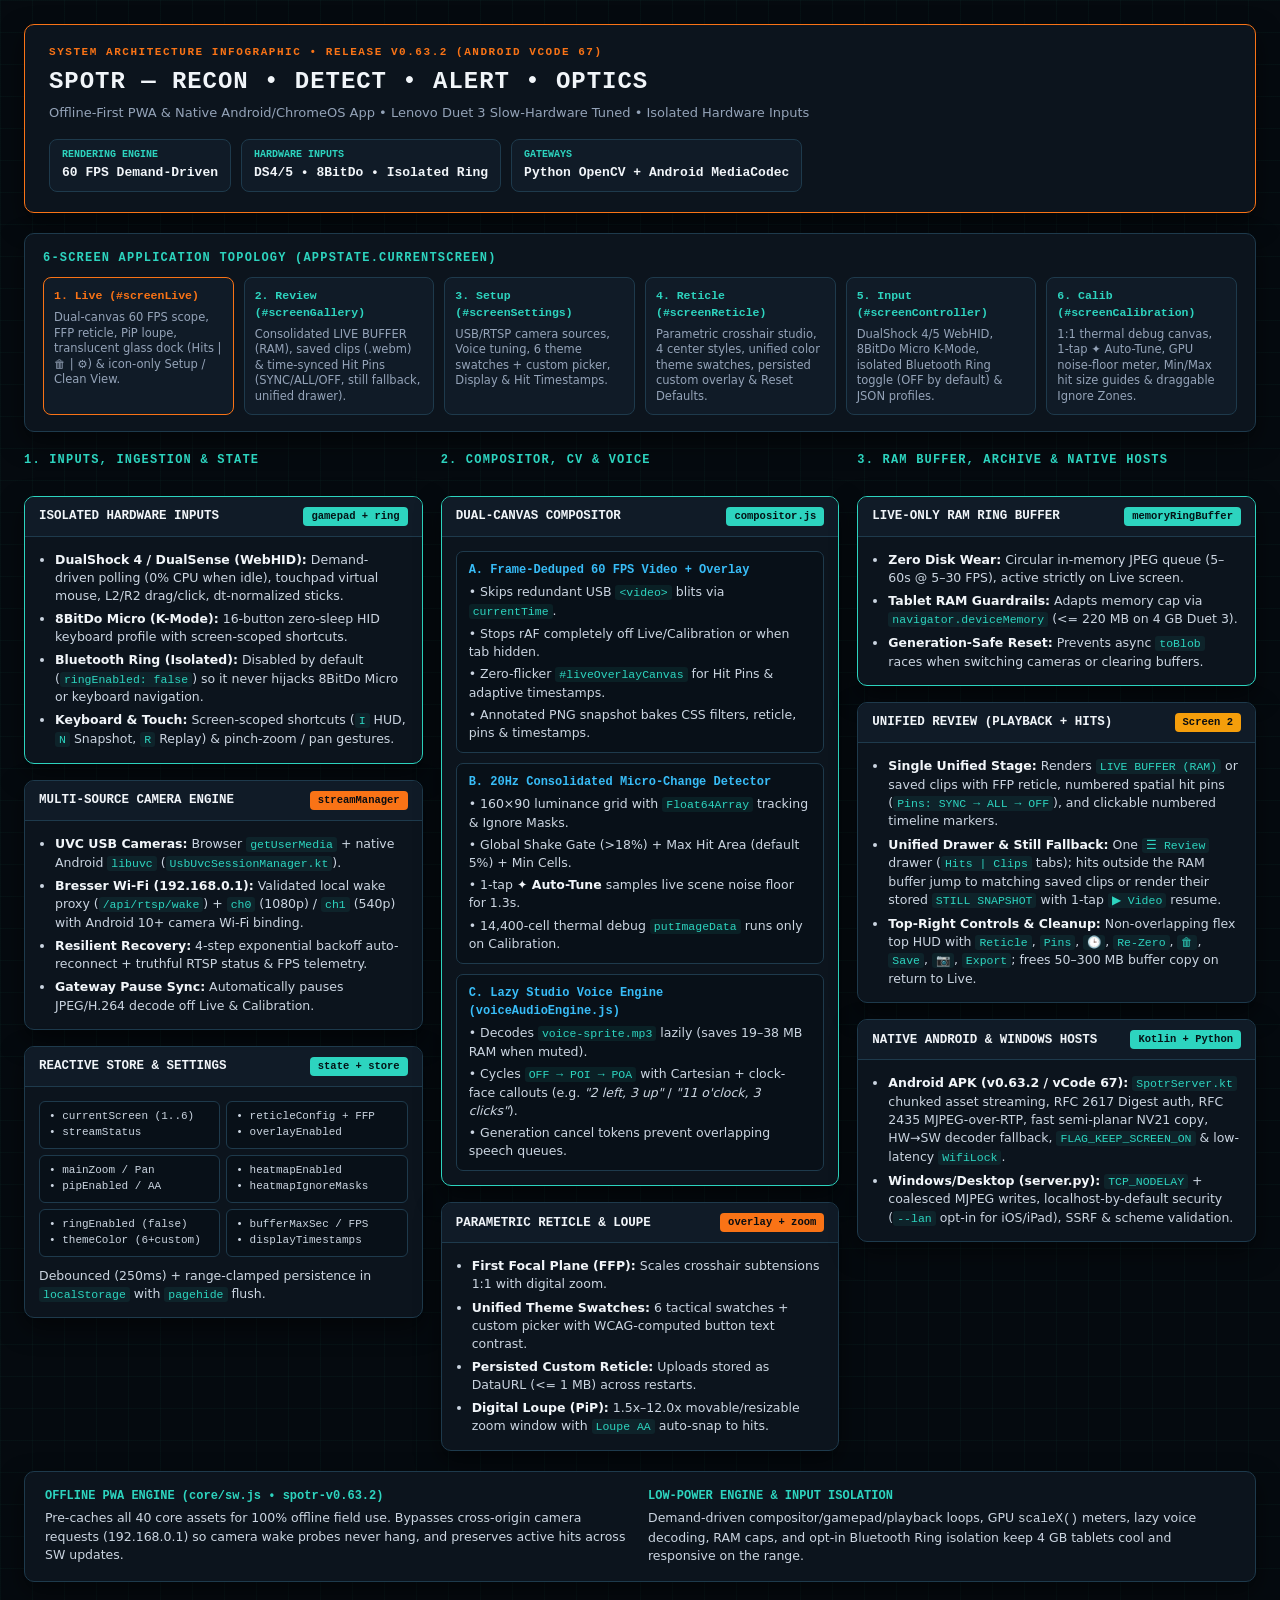
<file: docs/architecture_infographic.html>
<!DOCTYPE html>
<html lang="en">
<head>
  <meta charset="UTF-8" />
  <meta name="viewport" content="width=device-width, initial-scale=1.0" />
  <title>SPOTR (v0.63.2) — Architecture &amp; Data Flow Infographic</title>
  <style>
    :root {
      --bg: #050a0f;
      --card: #0c141d;
      --card-hi: #101b27;
      --border: #1e3a4c;
      --accent: #f97316;
      --teal: #2dd4bf;
      --sky: #38bdf8;
      --green: #22c55e;
      --amber: #f59e0b;
      --text: #f1f5f9;
      --muted: #94a3b8;
      --mono: ui-monospace, SFMono-Regular, Menlo, Consolas, monospace;
      --sans: system-ui, -apple-system, "Segoe UI", Roboto, sans-serif;
    }
    * { box-sizing: border-box; margin: 0; padding: 0; }
    body {
      background-color: var(--bg);
      background-image:
        linear-gradient(rgba(45, 212, 191, 0.035) 1px, transparent 1px),
        linear-gradient(90deg, rgba(45, 212, 191, 0.035) 1px, transparent 1px);
      background-size: 32px 32px;
      color: var(--text);
      font-family: var(--sans);
      padding: 24px;
      line-height: 1.45;
    }
    .wrap { max-width: 1320px; margin: 0 auto; display: flex; flex-direction: column; gap: 20px; }

    .card {
      background: var(--card);
      border: 1px solid var(--border);
      border-radius: 10px;
      overflow: hidden;
      box-shadow: 0 10px 24px rgba(0, 0, 0, 0.5);
    }
    .card-strong { border-color: var(--teal); }
    .card-orange { border-color: var(--accent); }

    .banner {
      padding: 20px 24px;
      display: flex;
      flex-wrap: wrap;
      align-items: center;
      justify-content: space-between;
      gap: 16px;
    }
    .eyebrow {
      font-family: var(--mono);
      font-size: 11px;
      font-weight: 800;
      letter-spacing: 0.14em;
      color: var(--accent);
      text-transform: uppercase;
    }
    h1 { font-family: var(--mono); font-size: 24px; font-weight: 900; margin-top: 4px; letter-spacing: 0.04em; }
    .subtitle { font-size: 13px; color: var(--muted); margin-top: 4px; }

    .kpi-row { display: flex; flex-wrap: wrap; gap: 10px; }
    .kpi {
      background: var(--card-hi);
      border: 1px solid var(--border);
      border-radius: 8px;
      padding: 8px 12px;
      font-family: var(--mono);
    }
    .kpi-label { font-size: 10px; color: var(--teal); font-weight: 700; text-transform: uppercase; }
    .kpi-val { font-size: 13px; color: var(--text); font-weight: 800; margin-top: 2px; }

    .section-title {
      font-family: var(--mono);
      font-size: 12px;
      font-weight: 800;
      text-transform: uppercase;
      letter-spacing: 0.1em;
      color: var(--teal);
      margin-bottom: 10px;
    }

    .screens-grid {
      display: grid;
      grid-template-columns: repeat(6, 1fr);
      gap: 10px;
    }
    .screen-chip {
      background: var(--card-hi);
      border: 1px solid var(--border);
      border-radius: 8px;
      padding: 10px;
      font-family: var(--mono);
    }
    .screen-chip.primary { border-color: var(--accent); }
    .screen-chip h3 { font-size: 11.5px; color: var(--teal); margin-bottom: 5px; }
    .screen-chip.primary h3 { color: var(--accent); }
    .screen-chip p { font-family: var(--sans); font-size: 11.5px; color: var(--muted); line-height: 1.35; }

    .cols-3 {
      display: grid;
      grid-template-columns: repeat(3, 1fr);
      gap: 18px;
      align-items: start;
    }
    .col { display: flex; flex-direction: column; gap: 16px; }

    .node-hdr {
      background: var(--card-hi);
      border-bottom: 1px solid var(--border);
      padding: 10px 14px;
      display: flex;
      align-items: center;
      justify-content: space-between;
      gap: 8px;
      font-family: var(--mono);
      font-size: 12.5px;
      font-weight: 800;
    }
    .badge {
      background: var(--teal);
      color: #041316;
      padding: 2px 8px;
      border-radius: 4px;
      font-size: 10.5px;
      font-weight: 800;
      white-space: nowrap;
    }
    .badge-orange { background: var(--accent); color: #090d12; }
    .badge-amber { background: var(--amber); color: #090d12; }
    .node-body { padding: 14px; font-size: 12.5px; color: #cbd5e1; display: flex; flex-direction: column; gap: 10px; }
    .node-body ul { padding-left: 16px; display: flex; flex-direction: column; gap: 5px; }
    .node-body strong { color: var(--text); }
    .node-body code {
      font-family: var(--mono);
      font-size: 11.5px;
      color: var(--teal);
      background: rgba(45, 212, 191, 0.08);
      padding: 1px 4px;
      border-radius: 3px;
    }

    .subbox {
      background: #081018;
      border: 1px solid var(--border);
      border-radius: 7px;
      padding: 10px 12px;
      display: flex;
      flex-direction: column;
      gap: 4px;
    }
    .subbox-title { font-family: var(--mono); font-size: 12px; font-weight: 800; color: var(--sky); }

    .state-grid {
      display: grid;
      grid-template-columns: 1fr 1fr;
      gap: 6px;
      font-family: var(--mono);
      font-size: 11px;
    }
    .state-cell {
      background: #081018;
      border: 1px solid var(--border);
      border-radius: 6px;
      padding: 7px 9px;
      color: #cbd5e1;
    }

    .footer-bar {
      padding: 16px 20px;
      display: grid;
      grid-template-columns: 1fr 1fr;
      gap: 16px;
      font-size: 12.5px;
      color: #cbd5e1;
    }
    .footer-bar strong { color: var(--teal); font-family: var(--mono); font-size: 12px; display: block; margin-bottom: 4px; }

    @media (max-width: 1100px) {
      .screens-grid { grid-template-columns: repeat(3, 1fr); }
      .cols-3 { grid-template-columns: 1fr; }
      .footer-bar { grid-template-columns: 1fr; }
    }
    @media (max-width: 640px) {
      body { padding: 12px; }
      .screens-grid { grid-template-columns: 1fr 1fr; }
    }
  </style>
</head>
<body>
  <div class="wrap">
    <header class="card card-orange banner">
      <div>
        <div class="eyebrow">System Architecture Infographic • Release v0.63.2 (Android vCode 67)</div>
        <h1>SPOTR — RECON • DETECT • ALERT • OPTICS</h1>
        <p class="subtitle">Offline-First PWA &amp; Native Android/ChromeOS App • Lenovo Duet 3 Slow-Hardware Tuned • Isolated Hardware Inputs</p>
      </div>
      <div class="kpi-row">
        <div class="kpi">
          <div class="kpi-label">Rendering Engine</div>
          <div class="kpi-val">60 FPS Demand-Driven</div>
        </div>
        <div class="kpi">
          <div class="kpi-label">Hardware Inputs</div>
          <div class="kpi-val">DS4/5 • 8BitDo • Isolated Ring</div>
        </div>
        <div class="kpi">
          <div class="kpi-label">Gateways</div>
          <div class="kpi-val">Python OpenCV + Android MediaCodec</div>
        </div>
      </div>
    </header>

    <section class="card" style="padding: 16px 18px;">
      <div class="section-title">6-Screen Application Topology (appState.currentScreen)</div>
      <div class="screens-grid">
        <div class="screen-chip primary">
          <h3>1. Live (#screenLive)</h3>
          <p>Dual-canvas 60 FPS scope, FFP reticle, PiP loupe, translucent glass dock (Hits | 🗑 | ⚙) &amp; icon-only Setup / Clean View.</p>
        </div>
        <div class="screen-chip">
          <h3>2. Review (#screenGallery)</h3>
          <p>Consolidated LIVE BUFFER (RAM), saved clips (.webm) &amp; time-synced Hit Pins (SYNC/ALL/OFF, still fallback, unified drawer).</p>
        </div>
        <div class="screen-chip">
          <h3>3. Setup (#screenSettings)</h3>
          <p>USB/RTSP camera sources, Voice tuning, 6 theme swatches + custom picker, Display &amp; Hit Timestamps.</p>
        </div>
        <div class="screen-chip">
          <h3>4. Reticle (#screenReticle)</h3>
          <p>Parametric crosshair studio, 4 center styles, unified color theme swatches, persisted custom overlay &amp; Reset Defaults.</p>
        </div>
        <div class="screen-chip">
          <h3>5. Input (#screenController)</h3>
          <p>DualShock 4/5 WebHID, 8BitDo Micro K-Mode, isolated Bluetooth Ring toggle (OFF by default) &amp; JSON profiles.</p>
        </div>
        <div class="screen-chip">
          <h3>6. Calib (#screenCalibration)</h3>
          <p>1:1 thermal debug canvas, 1-tap ✦ Auto-Tune, GPU noise-floor meter, Min/Max hit size guides &amp; draggable Ignore Zones.</p>
        </div>
      </div>
    </section>

    <div class="cols-3">
      <!-- Column 1 -->
      <div class="col">
        <div class="section-title">1. Inputs, Ingestion &amp; State</div>

        <article class="card card-strong">
          <div class="node-hdr">
            <span>ISOLATED HARDWARE INPUTS</span>
            <span class="badge">gamepad + ring</span>
          </div>
          <div class="node-body">
            <ul>
              <li><strong>DualShock 4 / DualSense (WebHID):</strong> Demand-driven polling (0% CPU when idle), touchpad virtual mouse, L2/R2 drag/click, dt-normalized sticks.</li>
              <li><strong>8BitDo Micro (K-Mode):</strong> 16-button zero-sleep HID keyboard profile with screen-scoped shortcuts.</li>
              <li><strong>Bluetooth Ring (Isolated):</strong> Disabled by default (<code>ringEnabled: false</code>) so it never hijacks 8BitDo Micro or keyboard navigation.</li>
              <li><strong>Keyboard &amp; Touch:</strong> Screen-scoped shortcuts (<code>I</code> HUD, <code>N</code> Snapshot, <code>R</code> Replay) &amp; pinch-zoom / pan gestures.</li>
            </ul>
          </div>
        </article>

        <article class="card">
          <div class="node-hdr">
            <span>MULTI-SOURCE CAMERA ENGINE</span>
            <span class="badge badge-orange">streamManager</span>
          </div>
          <div class="node-body">
            <ul>
              <li><strong>UVC USB Cameras:</strong> Browser <code>getUserMedia</code> + native Android <code>libuvc</code> (<code>UsbUvcSessionManager.kt</code>).</li>
              <li><strong>Bresser Wi-Fi (192.168.0.1):</strong> Validated local wake proxy (<code>/api/rtsp/wake</code>) + <code>ch0</code> (1080p) / <code>ch1</code> (540p) with Android 10+ camera Wi-Fi binding.</li>
              <li><strong>Resilient Recovery:</strong> 4-step exponential backoff auto-reconnect + truthful RTSP status &amp; FPS telemetry.</li>
              <li><strong>Gateway Pause Sync:</strong> Automatically pauses JPEG/H.264 decode off Live &amp; Calibration.</li>
            </ul>
          </div>
        </article>

        <article class="card">
          <div class="node-hdr">
            <span>REACTIVE STORE &amp; SETTINGS</span>
            <span class="badge">state + store</span>
          </div>
          <div class="node-body">
            <div class="state-grid">
              <div class="state-cell">• currentScreen (1..6)<br/>• streamStatus</div>
              <div class="state-cell">• reticleConfig + FFP<br/>• overlayEnabled</div>
              <div class="state-cell">• mainZoom / Pan<br/>• pipEnabled / AA</div>
              <div class="state-cell">• heatmapEnabled<br/>• heatmapIgnoreMasks</div>
              <div class="state-cell">• ringEnabled (false)<br/>• themeColor (6+custom)</div>
              <div class="state-cell">• bufferMaxSec / FPS<br/>• displayTimestamps</div>
            </div>
            <div>Debounced (250ms) + range-clamped persistence in <code>localStorage</code> with <code>pagehide</code> flush.</div>
          </div>
        </article>
      </div>

      <!-- Column 2 -->
      <div class="col">
        <div class="section-title">2. Compositor, CV &amp; Voice</div>

        <article class="card card-strong">
          <div class="node-hdr">
            <span>DUAL-CANVAS COMPOSITOR</span>
            <span class="badge">compositor.js</span>
          </div>
          <div class="node-body">
            <div class="subbox">
              <div class="subbox-title">A. Frame-Deduped 60 FPS Video + Overlay</div>
              <div>• Skips redundant USB <code>&lt;video&gt;</code> blits via <code>currentTime</code>.</div>
              <div>• Stops rAF completely off Live/Calibration or when tab hidden.</div>
              <div>• Zero-flicker <code>#liveOverlayCanvas</code> for Hit Pins &amp; adaptive timestamps.</div>
              <div>• Annotated PNG snapshot bakes CSS filters, reticle, pins &amp; timestamps.</div>
            </div>
            <div class="subbox">
              <div class="subbox-title">B. 20Hz Consolidated Micro-Change Detector</div>
              <div>• 160×90 luminance grid with <code>Float64Array</code> tracking &amp; Ignore Masks.</div>
              <div>• Global Shake Gate (&gt;18%) + Max Hit Area (default 5%) + Min Cells.</div>
              <div>• 1-tap <strong>✦ Auto-Tune</strong> samples live scene noise floor for 1.3s.</div>
              <div>• 14,400-cell thermal debug <code>putImageData</code> runs only on Calibration.</div>
            </div>
            <div class="subbox">
              <div class="subbox-title">C. Lazy Studio Voice Engine (voiceAudioEngine.js)</div>
              <div>• Decodes <code>voice-sprite.mp3</code> lazily (saves 19–38 MB RAM when muted).</div>
              <div>• Cycles <code>OFF → POI → POA</code> with Cartesian + clock-face callouts (e.g. <em>"2 left, 3 up"</em> / <em>"11 o'clock, 3 clicks"</em>).</div>
              <div>• Generation cancel tokens prevent overlapping speech queues.</div>
            </div>
          </div>
        </article>

        <article class="card">
          <div class="node-hdr">
            <span>PARAMETRIC RETICLE &amp; LOUPE</span>
            <span class="badge badge-orange">overlay + zoom</span>
          </div>
          <div class="node-body">
            <ul>
              <li><strong>First Focal Plane (FFP):</strong> Scales crosshair subtensions 1:1 with digital zoom.</li>
              <li><strong>Unified Theme Swatches:</strong> 6 tactical swatches + custom picker with WCAG-computed button text contrast.</li>
              <li><strong>Persisted Custom Reticle:</strong> Uploads stored as DataURL (&lt;= 1 MB) across restarts.</li>
              <li><strong>Digital Loupe (PiP):</strong> 1.5x–12.0x movable/resizable zoom window with <code>Loupe AA</code> auto-snap to hits.</li>
            </ul>
          </div>
        </article>
      </div>

      <!-- Column 3 -->
      <div class="col">
        <div class="section-title">3. RAM Buffer, Archive &amp; Native Hosts</div>

        <article class="card card-strong">
          <div class="node-hdr">
            <span>LIVE-ONLY RAM RING BUFFER</span>
            <span class="badge">memoryRingBuffer</span>
          </div>
          <div class="node-body">
            <ul>
              <li><strong>Zero Disk Wear:</strong> Circular in-memory JPEG queue (5–60s @ 5–30 FPS), active strictly on Live screen.</li>
              <li><strong>Tablet RAM Guardrails:</strong> Adapts memory cap via <code>navigator.deviceMemory</code> (&lt;= 220 MB on 4 GB Duet 3).</li>
              <li><strong>Generation-Safe Reset:</strong> Prevents async <code>toBlob</code> races when switching cameras or clearing buffers.</li>
            </ul>
          </div>
        </article>

        <article class="card">
          <div class="node-hdr">
            <span>UNIFIED REVIEW (PLAYBACK + HITS)</span>
            <span class="badge badge-amber">Screen 2</span>
          </div>
          <div class="node-body">
            <ul>
              <li><strong>Single Unified Stage:</strong> Renders <code>LIVE BUFFER (RAM)</code> or saved clips with FFP reticle, numbered spatial hit pins (<code>Pins: SYNC → ALL → OFF</code>), and clickable numbered timeline markers.</li>
              <li><strong>Unified Drawer &amp; Still Fallback:</strong> One <code>☰ Review</code> drawer (<code>Hits | Clips</code> tabs); hits outside the RAM buffer jump to matching saved clips or render their stored <code>STILL SNAPSHOT</code> with 1-tap <code>▶ Video</code> resume.</li>
              <li><strong>Top-Right Controls &amp; Cleanup:</strong> Non-overlapping flex top HUD with <code>Reticle</code>, <code>Pins</code>, <code>🕒</code>, <code>Re-Zero</code>, <code>🗑</code>, <code>Save</code>, <code>📷</code>, <code>Export</code>; frees 50–300 MB buffer copy on return to Live.</li>
            </ul>
          </div>
        </article>

        <article class="card">
          <div class="node-hdr">
            <span>NATIVE ANDROID &amp; WINDOWS HOSTS</span>
            <span class="badge">Kotlin + Python</span>
          </div>
          <div class="node-body">
            <ul>
              <li><strong>Android APK (v0.63.2 / vCode 67):</strong> <code>SpotrServer.kt</code> chunked asset streaming, RFC 2617 Digest auth, RFC 2435 MJPEG-over-RTP, fast semi-planar NV21 copy, HW→SW decoder fallback, <code>FLAG_KEEP_SCREEN_ON</code> &amp; low-latency <code>WifiLock</code>.</li>
              <li><strong>Windows/Desktop (server.py):</strong> <code>TCP_NODELAY</code> + coalesced MJPEG writes, localhost-by-default security (<code>--lan</code> opt-in for iOS/iPad), SSRF &amp; scheme validation.</li>
            </ul>
          </div>
        </article>
      </div>
    </div>

    <footer class="card footer-bar">
      <div>
        <strong>OFFLINE PWA ENGINE (core/sw.js • spotr-v0.63.2)</strong>
        Pre-caches all 40 core assets for 100% offline field use. Bypasses cross-origin camera requests (192.168.0.1) so camera wake probes never hang, and preserves active hits across SW updates.
      </div>
      <div>
        <strong>LOW-POWER ENGINE &amp; INPUT ISOLATION</strong>
        Demand-driven compositor/gamepad/playback loops, GPU <code>scaleX()</code> meters, lazy voice decoding, RAM caps, and opt-in Bluetooth Ring isolation keep 4 GB tablets cool and responsive on the range.
      </div>
    </footer>
  </div>
</body>
</html>
</file>
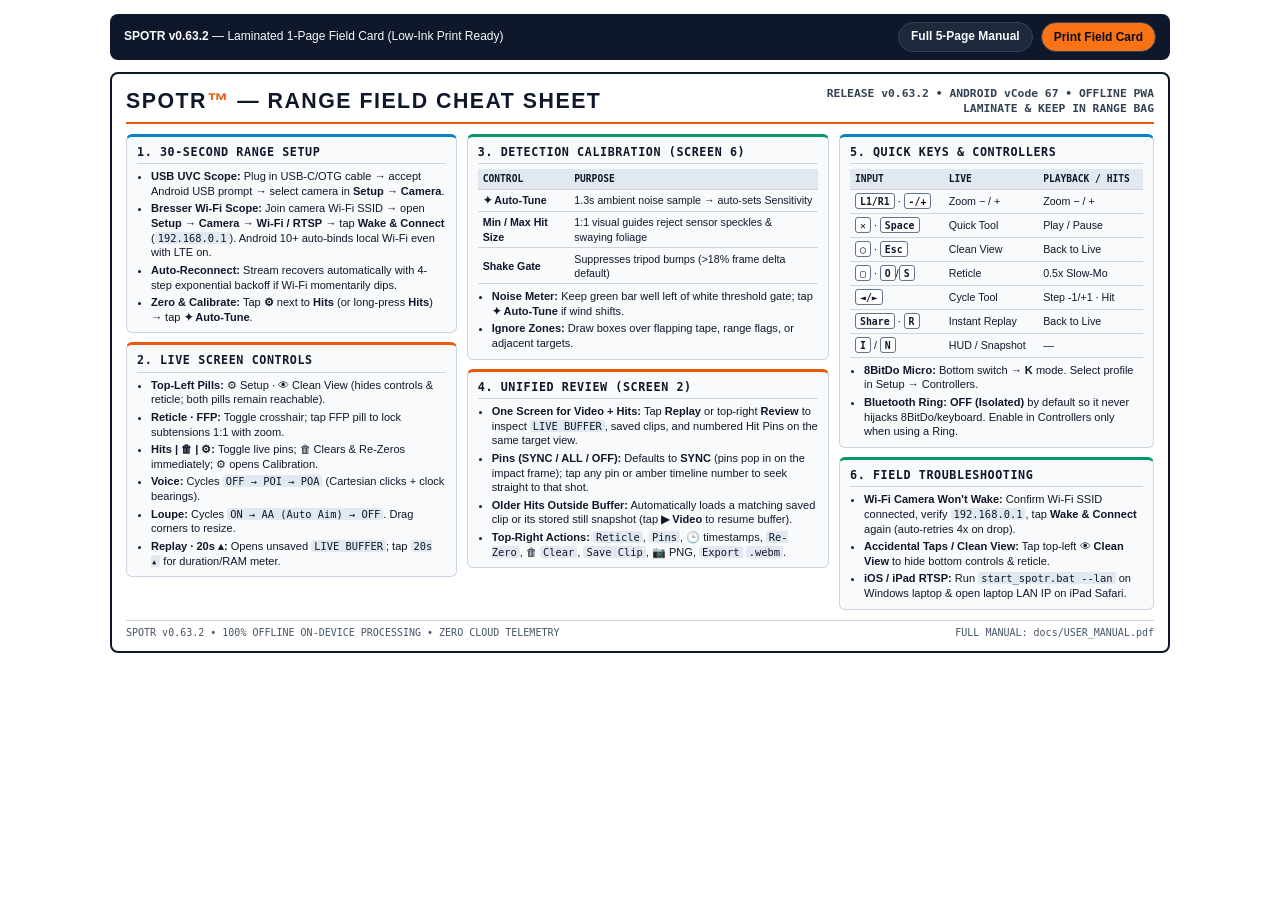
<file: docs/field_cheat_sheet.html>
<!DOCTYPE html>
<html lang="en">
<head>
  <meta charset="UTF-8" />
  <meta name="viewport" content="width=device-width, initial-scale=1.0" />
  <title>SPOTR v0.63.2 — 1-Page Field Cheat Sheet (Printable)</title>
  <style>
    @page {
      size: letter landscape;
      margin: 7mm 8mm;
    }
    * { box-sizing: border-box; margin: 0; padding: 0; }
    body {
      font-family: -apple-system, BlinkMacSystemFont, "Segoe UI", Roboto, Helvetica, Arial, sans-serif;
      background: #ffffff;
      color: #0f172a;
      font-size: 9pt;
      line-height: 1.32;
      padding: 14px;
      -webkit-print-color-adjust: exact;
      print-color-adjust: exact;
    }
    .toolbar {
      max-width: 1060px;
      margin: 0 auto 12px;
      display: flex;
      justify-content: space-between;
      align-items: center;
      gap: 10px;
      padding: 8px 14px;
      background: #0f172a;
      color: #f8fafc;
      border-radius: 8px;
      font-size: 12px;
    }
    .toolbar button, .toolbar a {
      padding: 6px 12px;
      border-radius: 999px;
      border: 1px solid #334155;
      background: #f97316;
      color: #090d14;
      font-weight: 800;
      font-size: 12px;
      cursor: pointer;
      text-decoration: none;
    }
    .toolbar a { background: #1e293b; color: #f8fafc; }

    .sheet {
      max-width: 1060px;
      margin: 0 auto;
      border: 2px solid #0f172a;
      border-radius: 8px;
      padding: 12px 14px;
      display: flex;
      flex-direction: column;
      gap: 10px;
    }
    .hdr {
      display: flex;
      justify-content: space-between;
      align-items: center;
      border-bottom: 2px solid #ea580c;
      padding-bottom: 6px;
    }
    .hdr h1 { font-size: 16pt; font-weight: 900; letter-spacing: 1.5px; }
    .hdr h1 span { color: #ea580c; }
    .hdr-meta { font-family: ui-monospace, monospace; font-size: 8.5pt; font-weight: 700; text-align: right; color: #334155; }

    .grid-3 { display: grid; grid-template-columns: 1.05fr 1.15fr 1fr; gap: 10px; }
    .box {
      border: 1.5px solid #cbd5e1;
      border-radius: 6px;
      padding: 8px 10px;
      display: flex;
      flex-direction: column;
      gap: 5px;
      background: #f8fafc;
    }
    .box-accent { border-top: 3px solid #ea580c; }
    .box-green { border-top: 3px solid #059669; }
    .box-sky { border-top: 3px solid #0284c7; }
    .box h2 {
      font-family: ui-monospace, monospace;
      font-size: 8.8pt;
      font-weight: 900;
      text-transform: uppercase;
      letter-spacing: 0.05em;
      color: #0f172a;
      border-bottom: 1px solid #cbd5e1;
      padding-bottom: 3px;
    }
    ul { padding-left: 14px; display: flex; flex-direction: column; gap: 3px; font-size: 8.3pt; }
    li strong { color: #0f172a; }
    code {
      font-family: ui-monospace, monospace;
      font-size: 7.8pt;
      background: #e2e8f0;
      padding: 0 3px;
      border-radius: 3px;
    }
    table { width: 100%; border-collapse: collapse; font-size: 8pt; }
    th, td { padding: 3.5px 5px; border-bottom: 1px solid #cbd5e1; text-align: left; }
    th { background: #e2e8f0; font-family: ui-monospace, monospace; font-size: 7.2pt; text-transform: uppercase; }
    .kbd {
      display: inline-block;
      padding: 0.5px 4px;
      background: #ffffff;
      border: 1px solid #64748b;
      border-radius: 3px;
      font-family: ui-monospace, monospace;
      font-size: 7.4pt;
      font-weight: 800;
    }
    .foot {
      border-top: 1px solid #cbd5e1;
      padding-top: 5px;
      display: flex;
      justify-content: space-between;
      font-family: ui-monospace, monospace;
      font-size: 7.5pt;
      color: #475569;
    }

    @media print {
      body { padding: 0; }
      .toolbar { display: none !important; }
      .sheet { max-width: none; height: 194mm; border-width: 1.5px; }
    }
    @media screen and (max-width: 820px) {
      .grid-3 { grid-template-columns: 1fr; }
    }
  </style>
</head>
<body>
  <div class="toolbar">
    <span><strong>SPOTR v0.63.2</strong> — Laminated 1-Page Field Card (Low-Ink Print Ready)</span>
    <div style="display:flex; gap:8px;">
      <a href="./user_manual.html">Full 5-Page Manual</a>
      <button type="button" onclick="window.print()">Print Field Card</button>
    </div>
  </div>

  <main class="sheet">
    <header class="hdr">
      <div>
        <h1>SPOTR<span>™</span> — RANGE FIELD CHEAT SHEET</h1>
      </div>
      <div class="hdr-meta">
        RELEASE v0.63.2 • ANDROID vCode 67 • OFFLINE PWA<br/>
        LAMINATE &amp; KEEP IN RANGE BAG
      </div>
    </header>

    <div class="grid-3">
      <!-- Column 1: Range Boot & Live Dock -->
      <div style="display:flex; flex-direction:column; gap:9px;">
        <section class="box box-sky">
          <h2>1. 30-Second Range Setup</h2>
          <ul>
            <li><strong>USB UVC Scope:</strong> Plug in USB-C/OTG cable → accept Android USB prompt → select camera in <strong>Setup → Camera</strong>.</li>
            <li><strong>Bresser Wi-Fi Scope:</strong> Join camera Wi-Fi SSID → open <strong>Setup → Camera → Wi-Fi / RTSP</strong> → tap <strong>Wake &amp; Connect</strong> (<code>192.168.0.1</code>). Android 10+ auto-binds local Wi-Fi even with LTE on.</li>
            <li><strong>Auto-Reconnect:</strong> Stream recovers automatically with 4-step exponential backoff if Wi-Fi momentarily dips.</li>
            <li><strong>Zero &amp; Calibrate:</strong> Tap <strong>⚙</strong> next to <strong>Hits</strong> (or long-press <strong>Hits</strong>) → tap <strong>✦ Auto-Tune</strong>.</li>
          </ul>
        </section>

        <section class="box box-accent">
          <h2>2. Live Screen Controls</h2>
          <ul>
            <li><strong>Top-Left Pills:</strong> ⚙ Setup · 👁 Clean View (hides controls &amp; reticle; both pills remain reachable).</li>
            <li><strong>Reticle · FFP:</strong> Toggle crosshair; tap FFP pill to lock subtensions 1:1 with zoom.</li>
            <li><strong>Hits | 🗑 | ⚙:</strong> Toggle live pins; 🗑 Clears &amp; Re-Zeros immediately; ⚙ opens Calibration.</li>
            <li><strong>Voice:</strong> Cycles <code>OFF → POI → POA</code> (Cartesian clicks + clock bearings).</li>
            <li><strong>Loupe:</strong> Cycles <code>ON → AA (Auto Aim) → OFF</code>. Drag corners to resize.</li>
            <li><strong>Replay · 20s ▴:</strong> Opens unsaved <code>LIVE BUFFER</code>; tap <code>20s ▴</code> for duration/RAM meter.</li>
          </ul>
        </section>
      </div>

      <!-- Column 2: Calibration & Screen 2 Archive -->
      <div style="display:flex; flex-direction:column; gap:9px;">
        <section class="box box-green">
          <h2>3. Detection Calibration (Screen 6)</h2>
          <table>
            <thead>
              <tr><th>Control</th><th>Purpose</th></tr>
            </thead>
            <tbody>
              <tr><td><strong>✦ Auto-Tune</strong></td><td>1.3s ambient noise sample → auto-sets Sensitivity</td></tr>
              <tr><td><strong>Min / Max Hit Size</strong></td><td>1:1 visual guides reject sensor speckles &amp; swaying foliage</td></tr>
              <tr><td><strong>Shake Gate</strong></td><td>Suppresses tripod bumps (&gt;18% frame delta default)</td></tr>
            </tbody>
          </table>
          <ul>
            <li><strong>Noise Meter:</strong> Keep green bar well left of white threshold gate; tap <strong>✦ Auto-Tune</strong> if wind shifts.</li>
            <li><strong>Ignore Zones:</strong> Draw boxes over flapping tape, range flags, or adjacent targets.</li>
          </ul>
        </section>

        <section class="box box-accent">
          <h2>4. Unified Review (Screen 2)</h2>
          <ul>
            <li><strong>One Screen for Video + Hits:</strong> Tap <strong>Replay</strong> or top-right <strong>Review</strong> to inspect <code>LIVE BUFFER</code>, saved clips, and numbered Hit Pins on the same target view.</li>
            <li><strong>Pins (SYNC / ALL / OFF):</strong> Defaults to <strong>SYNC</strong> (pins pop in on the impact frame); tap any pin or amber timeline number to seek straight to that shot.</li>
            <li><strong>Older Hits Outside Buffer:</strong> Automatically loads a matching saved clip or its stored still snapshot (tap <strong>▶ Video</strong> to resume buffer).</li>
            <li><strong>Top-Right Actions:</strong> <code>Reticle</code>, <code>Pins</code>, 🕒 timestamps, <code>Re-Zero</code>, 🗑 <code>Clear</code>, <code>Save Clip</code>, 📷 PNG, <code>Export</code> <code>.webm</code>.</li>
          </ul>
        </section>
      </div>

      <!-- Column 3: Controllers & Troubleshooting -->
      <div style="display:flex; flex-direction:column; gap:9px;">
        <section class="box box-sky">
          <h2>5. Quick Keys &amp; Controllers</h2>
          <table>
            <thead>
              <tr><th>Input</th><th>Live</th><th>Playback / Hits</th></tr>
            </thead>
            <tbody>
              <tr><td><span class="kbd">L1/R1</span> · <span class="kbd">-/+</span></td><td>Zoom − / +</td><td>Zoom − / +</td></tr>
              <tr><td><span class="kbd">✕</span> · <span class="kbd">Space</span></td><td>Quick Tool</td><td>Play / Pause</td></tr>
              <tr><td><span class="kbd">◯</span> · <span class="kbd">Esc</span></td><td>Clean View</td><td>Back to Live</td></tr>
              <tr><td><span class="kbd">▢</span> · <span class="kbd">O</span>/<span class="kbd">S</span></td><td>Reticle</td><td>0.5x Slow-Mo</td></tr>
              <tr><td><span class="kbd">◄/►</span></td><td>Cycle Tool</td><td>Step -1/+1 · Hit</td></tr>
              <tr><td><span class="kbd">Share</span> · <span class="kbd">R</span></td><td>Instant Replay</td><td>Back to Live</td></tr>
              <tr><td><span class="kbd">I</span> / <span class="kbd">N</span></td><td>HUD / Snapshot</td><td>—</td></tr>
            </tbody>
          </table>
          <ul>
            <li><strong>8BitDo Micro:</strong> Bottom switch → <strong>K</strong> mode. Select profile in Setup → Controllers.</li>
            <li><strong>Bluetooth Ring:</strong> <strong>OFF (Isolated)</strong> by default so it never hijacks 8BitDo/keyboard. Enable in Controllers only when using a Ring.</li>
          </ul>
        </section>

        <section class="box box-green">
          <h2>6. Field Troubleshooting</h2>
          <ul>
            <li><strong>Wi-Fi Camera Won't Wake:</strong> Confirm Wi-Fi SSID connected, verify <code>192.168.0.1</code>, tap <strong>Wake &amp; Connect</strong> again (auto-retries 4x on drop).</li>
            <li><strong>Accidental Taps / Clean View:</strong> Tap top-left 👁 <strong>Clean View</strong> to hide bottom controls &amp; reticle.</li>
            <li><strong>iOS / iPad RTSP:</strong> Run <code>start_spotr.bat --lan</code> on Windows laptop &amp; open laptop LAN IP on iPad Safari.</li>
          </ul>
        </section>
      </div>
    </div>

    <footer class="foot">
      <div>SPOTR v0.63.2 • 100% OFFLINE ON-DEVICE PROCESSING • ZERO CLOUD TELEMETRY</div>
      <div>FULL MANUAL: docs/USER_MANUAL.pdf</div>
    </footer>
  </main>
</body>
</html>
</file>
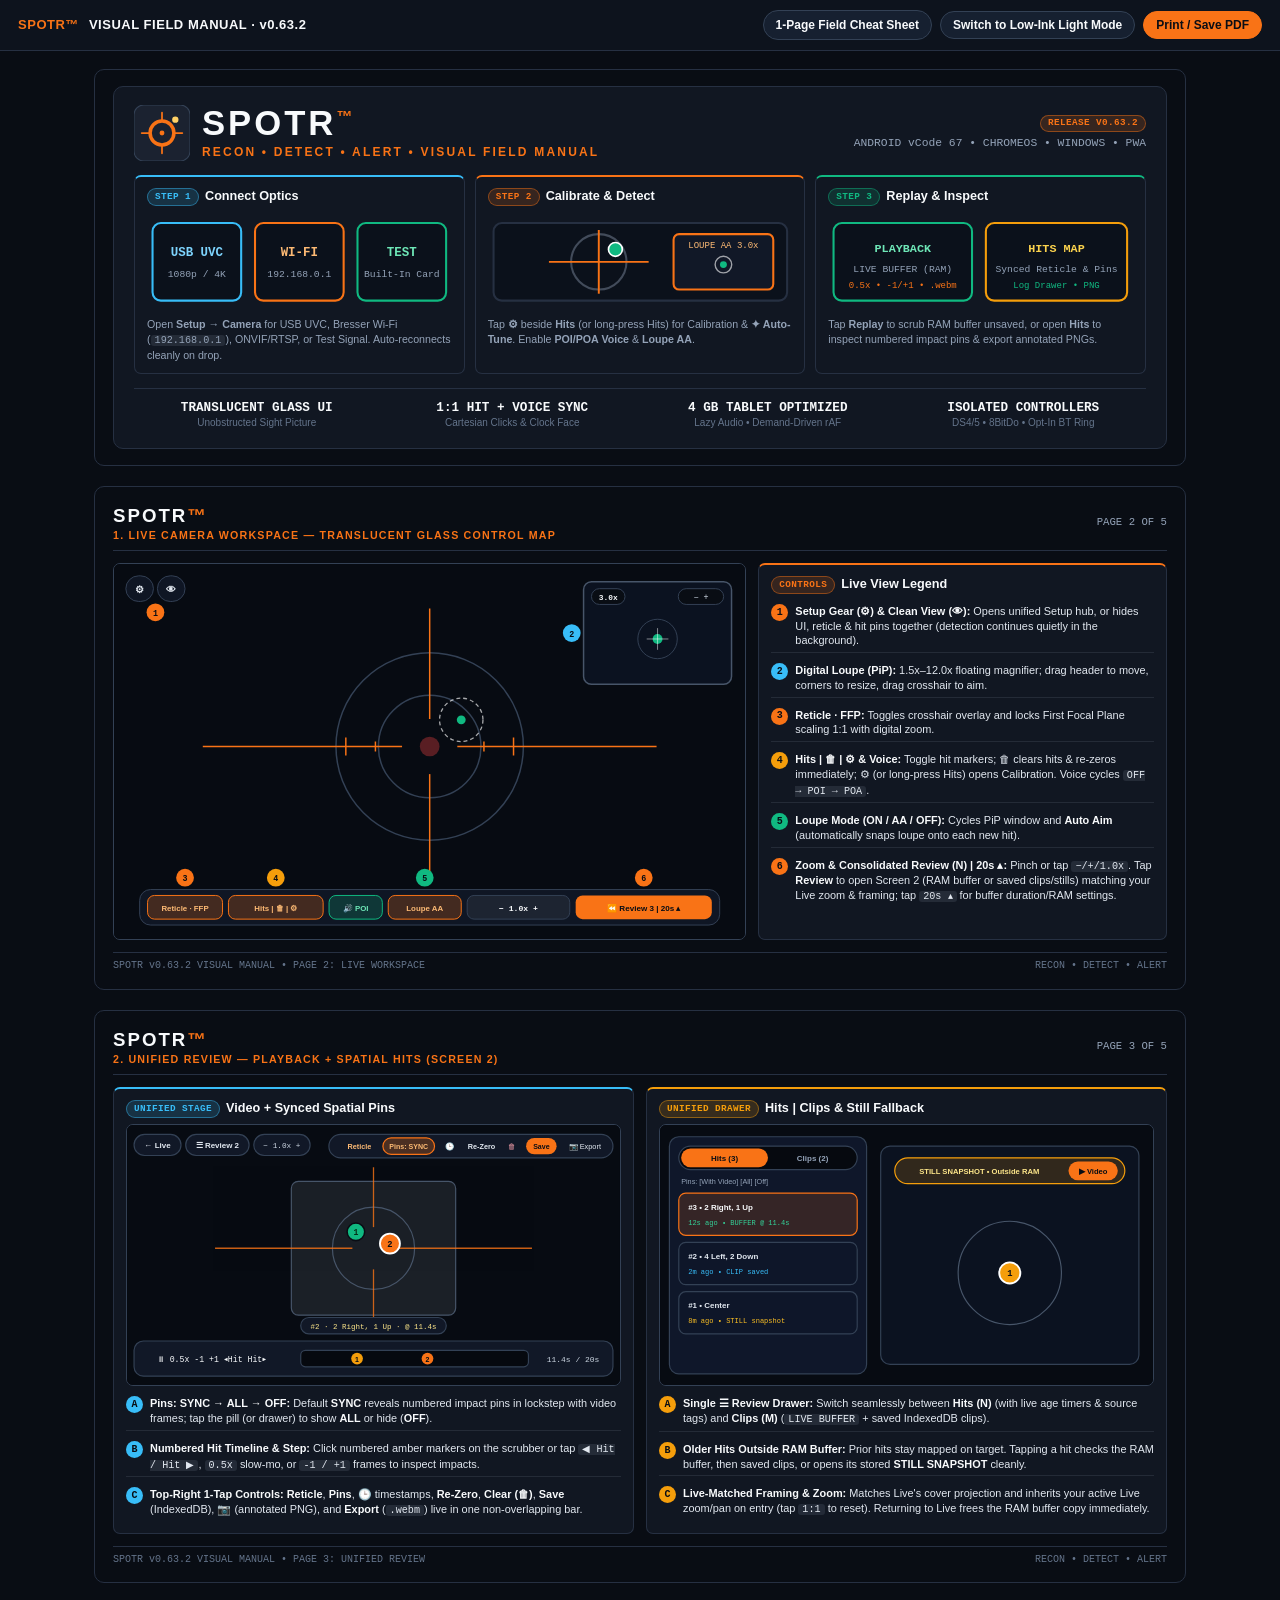
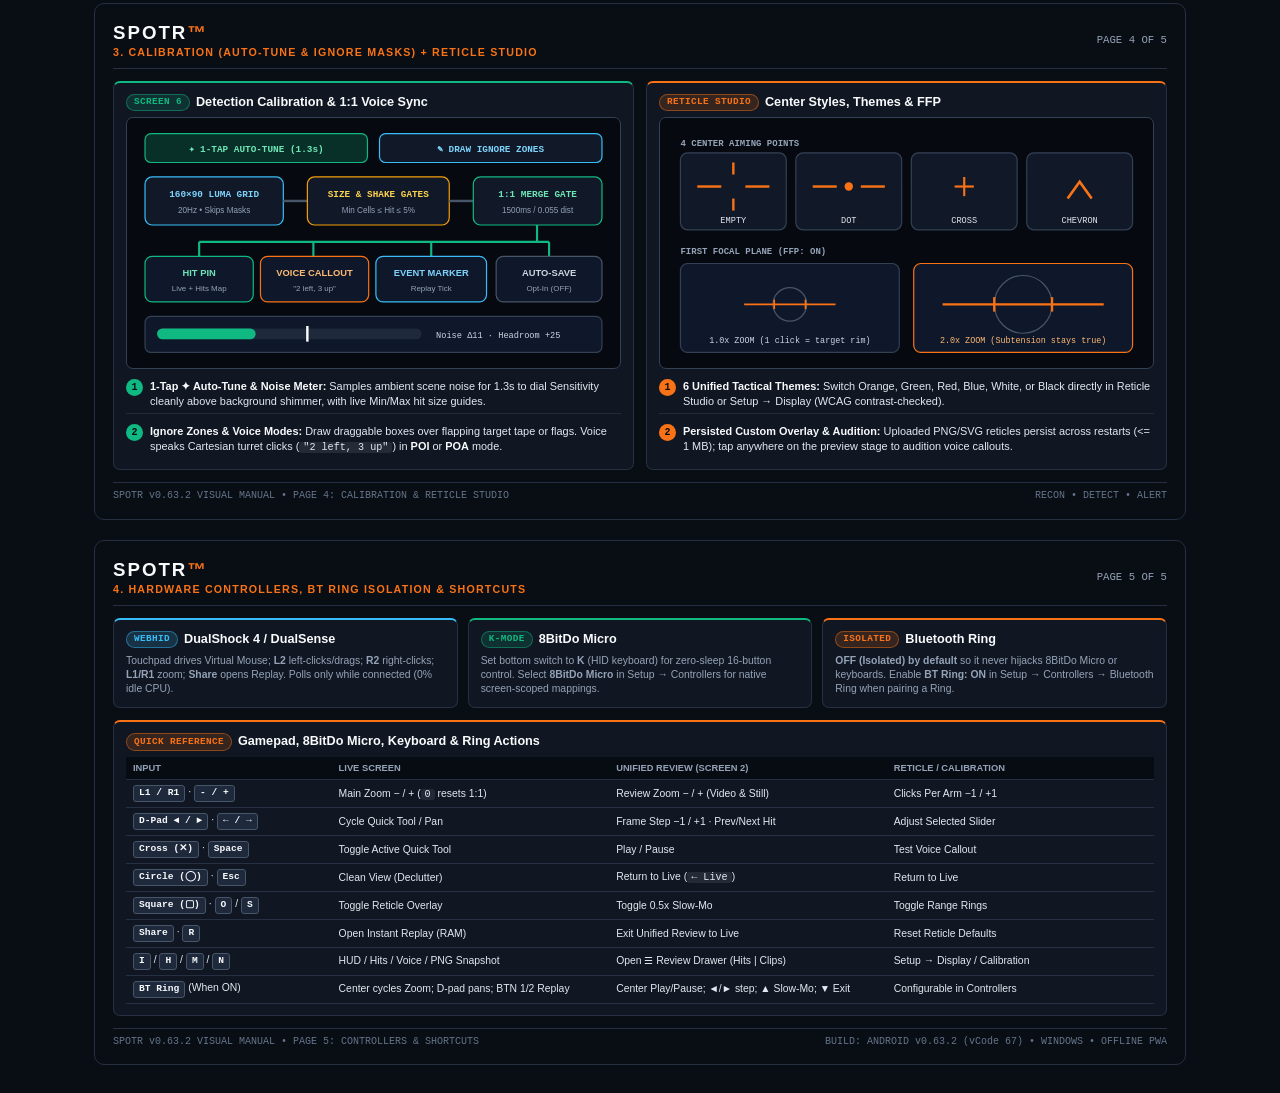
<file: docs/user_manual.html>
<!DOCTYPE html>
<html lang="en">
<head>
  <meta charset="UTF-8" />
  <meta name="viewport" content="width=device-width, initial-scale=1.0" />
  <title>SPOTR — Visual Field Manual (v0.63.2)</title>
  <style>
    @page {
      size: letter landscape;
      margin: 7mm 9mm;
    }

    :root {
      --bg: #090d14;
      --surface: #111722;
      --surface-deep: #070b12;
      --border: #263042;
      --text: #e2e8f0;
      --text-strong: #f8fafc;
      --text-muted: #94a3b8;
      --text-dim: #64748b;
      --accent: #f97316;
      --sky: #38bdf8;
      --green: #10b981;
      --amber: #f59e0b;
      --kbd-bg: #1e293b;
      --kbd-border: #475569;
    }

    /* Low-Ink Light Theme (Active in @media print or when user toggles Light / Print Mode) */
    body.print-light {
      --bg: #ffffff;
      --surface: #f8fafc;
      --surface-deep: #f1f5f9;
      --border: #cbd5e1;
      --text: #1e293b;
      --text-strong: #0f172a;
      --text-muted: #475569;
      --text-dim: #64748b;
      --accent: #ea580c;
      --sky: #0284c7;
      --green: #059669;
      --amber: #d97706;
      --kbd-bg: #e2e8f0;
      --kbd-border: #94a3b8;
    }

    * { box-sizing: border-box; margin: 0; padding: 0; }
    body {
      font-family: -apple-system, BlinkMacSystemFont, "Segoe UI", Roboto, Helvetica, Arial, sans-serif;
      background: var(--bg);
      color: var(--text);
      font-size: 9.5pt;
      line-height: 1.35;
      -webkit-print-color-adjust: exact;
      print-color-adjust: exact;
    }

    /* Interactive Screen Reader Toolbar (Hidden when printing) */
    .reader-toolbar {
      position: sticky;
      top: 0;
      z-index: 50;
      display: flex;
      align-items: center;
      justify-content: space-between;
      flex-wrap: wrap;
      gap: 10px;
      padding: 10px 18px;
      background: #0d131d;
      border-bottom: 1px solid #263042;
      color: #f8fafc;
    }
    .reader-toolbar-left { display: flex; align-items: center; gap: 10px; font-weight: 800; font-size: 13px; letter-spacing: 0.04em; }
    .reader-toolbar-actions { display: flex; align-items: center; gap: 8px; flex-wrap: wrap; }
    .tb-btn {
      padding: 6px 12px;
      border-radius: 999px;
      border: 1px solid #334155;
      background: #162030;
      color: #f8fafc;
      font-size: 12px;
      font-weight: 700;
      cursor: pointer;
      text-decoration: none;
    }
    .tb-btn:hover { background: #1e2c42; }
    .tb-btn-primary { background: #f97316; color: #090d14; border-color: #f97316; }
    .tb-btn-primary:hover { background: #fb923c; }

    .pages-wrap {
      max-width: 1120px;
      margin: 18px auto 32px;
      padding: 0 14px;
      display: flex;
      flex-direction: column;
      gap: 20px;
    }

    .page {
      width: 100%;
      background: var(--bg);
      border: 1px solid var(--border);
      border-radius: 10px;
      padding: 16px 18px;
      display: flex;
      flex-direction: column;
      gap: 12px;
    }

    /* Header & Footer */
    .hdr {
      display: flex;
      justify-content: space-between;
      align-items: center;
      border-bottom: 1.5px solid var(--border);
      padding-bottom: 8px;
      gap: 10px;
    }
    .brand { font-size: 14pt; font-weight: 900; letter-spacing: 2px; color: var(--text-strong); }
    .brand span { color: var(--accent); }
    .sub { font-size: 8pt; font-weight: 700; letter-spacing: 1.2px; color: var(--accent); text-transform: uppercase; }
    .pg-num { font-family: ui-monospace, monospace; font-size: 8pt; color: var(--text-muted); text-align: right; white-space: nowrap; }
    .ftr {
      margin-top: auto;
      border-top: 1px solid var(--border);
      padding-top: 6px;
      display: flex;
      justify-content: space-between;
      gap: 10px;
      font-family: ui-monospace, monospace;
      font-size: 7.5pt;
      color: var(--text-dim);
    }

    /* Layout Helpers */
    .grid-2 { display: grid; grid-template-columns: 1fr 1fr; gap: 12px; flex: 1; min-height: 0; }
    .grid-3 { display: grid; grid-template-columns: repeat(3, 1fr); gap: 10px; }
    .grid-4 { display: grid; grid-template-columns: repeat(4, 1fr); gap: 10px; }
    .live-layout { display: grid; grid-template-columns: 1.55fr 1fr; gap: 12px; flex: 1; min-height: 0; }

    /* Cards & Pills */
    .card {
      background: var(--surface);
      border: 1px solid var(--border);
      border-radius: 7px;
      padding: 11px 12px;
      display: flex;
      flex-direction: column;
      gap: 6px;
    }
    .card-orange { border-top: 2.5px solid var(--accent); }
    .card-emerald { border-top: 2.5px solid var(--green); }
    .card-sky { border-top: 2.5px solid var(--sky); }
    .card-amber { border-top: 2.5px solid var(--amber); }

    .ctitle {
      font-size: 9.5pt;
      font-weight: 800;
      color: var(--text-strong);
      display: flex;
      align-items: center;
      gap: 6px;
      flex-wrap: wrap;
    }
    .pill {
      display: inline-block;
      padding: 1.5px 7px;
      border-radius: 999px;
      font-size: 7pt;
      font-weight: 800;
      font-family: ui-monospace, monospace;
      text-transform: uppercase;
      letter-spacing: 0.4px;
    }
    .p-orange { background: rgba(249,115,22,0.16); color: var(--accent); border: 1px solid rgba(249,115,22,0.45); }
    .p-green { background: rgba(16,185,129,0.16); color: var(--green); border: 1px solid rgba(16,185,129,0.45); }
    .p-sky { background: rgba(56,189,248,0.16); color: var(--sky); border: 1px solid rgba(56,189,248,0.45); }
    .p-amber { background: rgba(245,158,11,0.16); color: var(--amber); border: 1px solid rgba(245,158,11,0.45); }

    .num-dot {
      display: inline-flex;
      align-items: center;
      justify-content: center;
      width: 17px;
      height: 17px;
      border-radius: 50%;
      background: #f97316;
      color: #090d14;
      font-family: ui-monospace, monospace;
      font-size: 7.5pt;
      font-weight: 900;
      flex-shrink: 0;
    }
    .legend-row {
      display: flex;
      align-items: flex-start;
      gap: 7px;
      font-size: 8.2pt;
      color: var(--text);
      padding: 4px 0;
      border-bottom: 1px solid rgba(148, 163, 184, 0.14);
    }
    .legend-row:last-child { border-bottom: none; }
    .legend-row strong { color: var(--text-strong); }
    code {
      font-family: ui-monospace, monospace;
      font-size: 7.6pt;
      background: rgba(148, 163, 184, 0.14);
      padding: 0 4px;
      border-radius: 3px;
    }

    .screen-frame {
      width: 100%;
      background: #06090f;
      border: 1px solid #334155;
      border-radius: 7px;
      overflow: hidden;
    }
    .screen-frame svg { display: block; width: 100%; height: auto; }

    table { width: 100%; border-collapse: collapse; font-size: 7.8pt; }
    th, td { padding: 5px 7px; border-bottom: 1px solid var(--border); text-align: left; }
    th { color: var(--text-muted); font-size: 7pt; text-transform: uppercase; background: var(--surface-deep); }
    .kbd {
      display: inline-block;
      padding: 1px 5px;
      background: var(--kbd-bg);
      border: 1px solid var(--kbd-border);
      border-radius: 3px;
      font-family: ui-monospace, monospace;
      font-size: 7.2pt;
      font-weight: 700;
      color: var(--text-strong);
      white-space: nowrap;
    }

    /* Cover */
    .cover-panel {
      width: 100%;
      background: var(--surface);
      border: 1.5px solid var(--border);
      border-radius: 10px;
      padding: 18px 20px;
      display: flex;
      flex-direction: column;
      gap: 14px;
    }

    /* Responsive Phone / Small Tablet Reading */
    @media screen and (max-width: 820px) {
      .live-layout, .grid-2, .grid-3, .grid-4 { grid-template-columns: 1fr; }
      .pages-wrap { padding: 0 8px; margin: 10px auto 24px; }
      .page { padding: 12px; }
      table { display: block; overflow-x: auto; }
    }

    /* Crisp Low-Ink Print & PDF Pagination */
    @media print {
      .reader-toolbar { display: none !important; }
      body {
        --bg: #ffffff;
        --surface: #f8fafc;
        --surface-deep: #f1f5f9;
        --border: #cbd5e1;
        --text: #1e293b;
        --text-strong: #0f172a;
        --text-muted: #475569;
        --text-dim: #64748b;
        --accent: #ea580c;
        --sky: #0284c7;
        --green: #059669;
        --amber: #d97706;
        --kbd-bg: #e2e8f0;
        --kbd-border: #94a3b8;
        background: #ffffff;
        color: #1e293b;
      }
      .pages-wrap {
        max-width: none;
        margin: 0;
        padding: 0;
        gap: 0;
      }
      .page {
        height: 196mm;
        border: none;
        border-radius: 0;
        padding: 3mm 2mm;
        gap: 3mm;
        page-break-after: always;
        break-after: page;
        overflow: hidden;
      }
      .page:last-child { page-break-after: avoid; break-after: avoid; }
      .cover { justify-content: center; }
    }
  </style>
</head>
<body>

  <nav class="reader-toolbar">
    <div class="reader-toolbar-left">
      <span style="color:#f97316;">SPOTR™</span> VISUAL FIELD MANUAL · v0.63.2
    </div>
    <div class="reader-toolbar-actions">
      <a class="tb-btn" href="./field_cheat_sheet.html">1-Page Field Cheat Sheet</a>
      <button type="button" class="tb-btn" id="btnToggleTheme">Switch to Low-Ink Light Mode</button>
      <button type="button" class="tb-btn tb-btn-primary" onclick="window.print()">Print / Save PDF</button>
    </div>
  </nav>

  <div class="pages-wrap">

    <!-- =================================================================== -->
    <!-- PAGE 1: VISUAL COVER & 3-STEP FIELD WORKFLOW                        -->
    <!-- =================================================================== -->
    <section class="page cover">
      <div class="cover-panel">
        <div style="display:flex; justify-content:space-between; align-items:center; flex-wrap:wrap; gap:12px;">
          <div style="display:flex; align-items:center; gap:12px;">
            <svg width="56" height="56" viewBox="0 0 160 160" aria-hidden="true">
              <rect width="160" height="160" rx="28" fill="#1b2230" stroke="#334155" stroke-width="3"/>
              <circle cx="80" cy="80" r="34" fill="none" stroke="#f97316" stroke-width="10"/>
              <line x1="80" y1="22" x2="80" y2="46" stroke="#f97316" stroke-width="5" stroke-linecap="round"/>
              <line x1="80" y1="114" x2="80" y2="138" stroke="#f97316" stroke-width="5" stroke-linecap="round"/>
              <line x1="22" y1="80" x2="46" y2="80" stroke="#f97316" stroke-width="5" stroke-linecap="round"/>
              <line x1="114" y1="80" x2="138" y2="80" stroke="#f97316" stroke-width="5" stroke-linecap="round"/>
              <circle cx="80" cy="80" r="7" fill="#f97316"/>
              <circle cx="118" cy="42" r="9" fill="#ffd166"/>
            </svg>
            <div>
              <div style="font-size:26pt; font-weight:900; letter-spacing:3px; color:var(--text-strong); line-height:1;">SPOTR<span style="color:#f97316; font-size:12pt; vertical-align:super;">™</span></div>
              <div style="font-size:9pt; font-weight:800; letter-spacing:2.2px; color:var(--accent); margin-top:3px;">RECON • DETECT • ALERT • VISUAL FIELD MANUAL</div>
            </div>
          </div>
          <div style="text-align:right; font-family:ui-monospace, monospace; font-size:8.5pt; color:var(--text-muted);">
            <span class="pill p-orange">RELEASE v0.63.2</span><br/>
            <span style="display:inline-block; margin-top:4px;">ANDROID vCode 67 • CHROMEOS • WINDOWS • PWA</span>
          </div>
        </div>

        <!-- 3-Step Visual Workflow -->
        <div class="grid-3">
          <div class="card card-sky">
            <div class="ctitle"><span class="pill p-sky">STEP 1</span> Connect Optics</div>
            <svg viewBox="0 0 220 72" width="100%">
              <rect x="4" y="8" width="64" height="56" rx="6" fill="#0b111b" stroke="#38bdf8" stroke-width="1.5"/>
              <text x="36" y="32" fill="#7dd3fc" font-size="9" font-weight="700" text-anchor="middle" font-family="monospace">USB UVC</text>
              <text x="36" y="47" fill="#94a3b8" font-size="7" text-anchor="middle" font-family="monospace">1080p / 4K</text>
              <rect x="78" y="8" width="64" height="56" rx="6" fill="#0b111b" stroke="#f97316" stroke-width="1.5"/>
              <text x="110" y="32" fill="#fdba74" font-size="9" font-weight="700" text-anchor="middle" font-family="monospace">WI-FI</text>
              <text x="110" y="47" fill="#94a3b8" font-size="7" text-anchor="middle" font-family="monospace">192.168.0.1</text>
              <rect x="152" y="8" width="64" height="56" rx="6" fill="#0b111b" stroke="#10b981" stroke-width="1.5"/>
              <text x="184" y="32" fill="#6ee7b7" font-size="9" font-weight="700" text-anchor="middle" font-family="monospace">TEST</text>
              <text x="184" y="47" fill="#94a3b8" font-size="7" text-anchor="middle" font-family="monospace">Built-In Card</text>
            </svg>
            <div style="font-size:8pt; color:var(--text-muted);">Open <strong>Setup → Camera</strong> for USB UVC, Bresser Wi-Fi (<code>192.168.0.1</code>), ONVIF/RTSP, or Test Signal. Auto-reconnects cleanly on drop.</div>
          </div>

          <div class="card card-orange">
            <div class="ctitle"><span class="pill p-orange">STEP 2</span> Calibrate &amp; Detect</div>
            <svg viewBox="0 0 220 72" width="100%">
              <rect x="4" y="8" width="212" height="56" rx="6" fill="#0b111b" stroke="#263042" stroke-width="1.5"/>
              <circle cx="80" cy="36" r="20" fill="none" stroke="#94a3b8" stroke-opacity="0.4" stroke-width="1.5"/>
              <line x1="44" y1="36" x2="116" y2="36" stroke="#f97316" stroke-width="1.4"/>
              <line x1="80" y1="13" x2="80" y2="59" stroke="#f97316" stroke-width="1.4"/>
              <circle cx="92" cy="27" r="5" fill="#10b981" stroke="#fff" stroke-width="1.2"/>
              <rect x="134" y="16" width="72" height="40" rx="4" fill="#111827" stroke="#f97316" stroke-width="1.5"/>
              <circle cx="170" cy="38" r="6" fill="none" stroke="#fff" stroke-opacity="0.6"/>
              <circle cx="170" cy="38" r="2.5" fill="#10b981"/>
              <text x="170" y="26" fill="#fdba74" font-size="6.5" font-family="monospace" text-anchor="middle">LOUPE AA 3.0x</text>
            </svg>
            <div style="font-size:8pt; color:var(--text-muted);">Tap <strong>⚙</strong> beside <strong>Hits</strong> (or long-press Hits) for Calibration &amp; <strong>✦ Auto-Tune</strong>. Enable <strong>POI/POA Voice</strong> &amp; <strong>Loupe AA</strong>.</div>
          </div>

          <div class="card card-emerald">
            <div class="ctitle"><span class="pill p-green">STEP 3</span> Replay &amp; Inspect</div>
            <svg viewBox="0 0 220 72" width="100%">
              <rect x="4" y="8" width="100" height="56" rx="6" fill="#0b111b" stroke="#10b981" stroke-width="1.5"/>
              <text x="54" y="29" fill="#6ee7b7" font-size="8.5" font-weight="700" text-anchor="middle" font-family="monospace">PLAYBACK</text>
              <text x="54" y="43" fill="#94a3b8" font-size="7" text-anchor="middle" font-family="monospace">LIVE BUFFER (RAM)</text>
              <text x="54" y="55" fill="#f97316" font-size="6.5" text-anchor="middle" font-family="monospace">0.5x • -1/+1 • .webm</text>
              <rect x="114" y="8" width="102" height="56" rx="6" fill="#0b111b" stroke="#f59e0b" stroke-width="1.5"/>
              <text x="165" y="29" fill="#fcd34d" font-size="8.5" font-weight="700" text-anchor="middle" font-family="monospace">HITS MAP</text>
              <text x="165" y="43" fill="#94a3b8" font-size="7" text-anchor="middle" font-family="monospace">Synced Reticle &amp; Pins</text>
              <text x="165" y="55" fill="#10b981" font-size="6.5" text-anchor="middle" font-family="monospace">Log Drawer • PNG</text>
            </svg>
            <div style="font-size:8pt; color:var(--text-muted);">Tap <strong>Replay</strong> to scrub RAM buffer unsaved, or open <strong>Hits</strong> to inspect numbered impact pins &amp; export annotated PNGs.</div>
          </div>
        </div>

        <!-- Spec Strip -->
        <div class="grid-4" style="border-top:1px solid var(--border); padding-top:10px;">
          <div style="text-align:center;"><div style="font-family:ui-monospace,monospace; font-weight:800; color:var(--text-strong);">TRANSLUCENT GLASS UI</div><div style="font-size:7.5pt; color:var(--text-dim);">Unobstructed Sight Picture</div></div>
          <div style="text-align:center;"><div style="font-family:ui-monospace,monospace; font-weight:800; color:var(--text-strong);">1:1 HIT + VOICE SYNC</div><div style="font-size:7.5pt; color:var(--text-dim);">Cartesian Clicks &amp; Clock Face</div></div>
          <div style="text-align:center;"><div style="font-family:ui-monospace,monospace; font-weight:800; color:var(--text-strong);">4 GB TABLET OPTIMIZED</div><div style="font-size:7.5pt; color:var(--text-dim);">Lazy Audio • Demand-Driven rAF</div></div>
          <div style="text-align:center;"><div style="font-family:ui-monospace,monospace; font-weight:800; color:var(--text-strong);">ISOLATED CONTROLLERS</div><div style="font-size:7.5pt; color:var(--text-dim);">DS4/5 • 8BitDo • Opt-In BT Ring</div></div>
        </div>
      </div>
    </section>

    <!-- =================================================================== -->
    <!-- PAGE 2: LIVE SCOPE SCREEN (ANNOTATED v0.63.2 VISUAL MAP)            -->
    <!-- =================================================================== -->
    <section class="page">
      <div class="hdr">
        <div>
          <div class="brand">SPOTR<span>™</span></div>
          <div class="sub">1. LIVE CAMERA WORKSPACE — TRANSLUCENT GLASS CONTROL MAP</div>
        </div>
        <div class="pg-num">PAGE 2 OF 5</div>
      </div>

      <div class="live-layout">
        <div class="screen-frame">
          <svg viewBox="0 0 640 380">
            <rect width="640" height="380" fill="#070b12"/>
            <circle cx="320" cy="185" r="95" fill="none" stroke="#334155" stroke-width="1.5"/>
            <circle cx="320" cy="185" r="52" fill="none" stroke="#334155" stroke-width="1.5"/>
            <circle cx="320" cy="185" r="10" fill="#ef4444" fill-opacity="0.35"/>
            <!-- Reticle -->
            <g stroke="#f97316" stroke-width="1.5">
              <line x1="90" y1="185" x2="292" y2="185"/><line x1="348" y1="185" x2="550" y2="185"/>
              <line x1="320" y1="45" x2="320" y2="157"/><line x1="320" y1="213" x2="320" y2="318"/>
              <line x1="265" y1="180" x2="265" y2="190"/><line x1="235" y1="176" x2="235" y2="194"/>
              <line x1="375" y1="180" x2="375" y2="190"/><line x1="405" y1="176" x2="405" y2="194"/>
            </g>
            <!-- Latest Hit + ROI Crosshair -->
            <circle cx="352" cy="158" r="22" fill="none" stroke="#ffffff" stroke-opacity="0.65" stroke-dasharray="4 3" stroke-width="1.3"/>
            <circle cx="352" cy="158" r="4.5" fill="#10b981"/>

            <!-- Top-Left Strip: Quiet Icon-Only Setup & Clean View -->
            <rect x="12" y="12" width="28" height="26" rx="13" fill="rgba(17,24,39,0.85)" stroke="#334155"/>
            <text x="26" y="29" fill="#e2e8f0" font-size="10" font-weight="700" text-anchor="middle">⚙</text>
            <rect x="44" y="12" width="28" height="26" rx="13" fill="rgba(17,24,39,0.85)" stroke="#334155"/>
            <text x="58" y="29" fill="#e2e8f0" font-size="10" font-weight="700" text-anchor="middle">👁</text>

            <!-- Top-Right Corner Unobstructed for Digital Loupe (PiP) -->

            <!-- PiP Loupe Window -->
            <rect x="476" y="18" width="150" height="104" rx="8" fill="#0b1220" stroke="#475569" stroke-width="1.5"/>
            <rect x="484" y="25" width="34" height="16" rx="8" fill="#090d14" stroke="#334155"/>
            <text x="501" y="36" fill="#f8fafc" font-size="8" font-family="monospace" font-weight="700" text-anchor="middle">3.0x</text>
            <rect x="572" y="25" width="46" height="16" rx="8" fill="#090d14" stroke="#334155"/>
            <text x="595" y="36" fill="#cbd5e1" font-size="8.5" font-family="monospace" text-anchor="middle">−  +</text>
            <circle cx="551" cy="76" r="20" fill="none" stroke="#334155"/>
            <circle cx="551" cy="76" r="5" fill="#10b981"/>
            <line x1="540" y1="76" x2="562" y2="76" stroke="#fff" stroke-opacity="0.5"/>
            <line x1="551" y1="65" x2="551" y2="87" stroke="#fff" stroke-opacity="0.5"/>

            <!-- Translucent Glass Bottom Dock -->
            <rect x="26" y="330" width="588" height="36" rx="11" fill="rgba(17,24,39,0.85)" stroke="#334155"/>
            <rect x="34" y="336" width="76" height="24" rx="7" fill="rgba(249,115,22,0.22)" stroke="#f97316"/>
            <text x="72" y="351.5" fill="#fdba74" font-size="8" font-weight="700" text-anchor="middle">Reticle · FFP</text>
            <rect x="116" y="336" width="96" height="24" rx="7" fill="rgba(249,115,22,0.22)" stroke="#f97316"/>
            <text x="164" y="351.5" fill="#fdba74" font-size="8" font-weight="700" text-anchor="middle">Hits | 🗑 | ⚙</text>
            <rect x="218" y="336" width="54" height="24" rx="7" fill="rgba(16,185,129,0.2)" stroke="#10b981"/>
            <text x="245" y="351.5" fill="#6ee7b7" font-size="8" font-weight="700" text-anchor="middle">🔊 POI</text>
            <rect x="278" y="336" width="74" height="24" rx="7" fill="rgba(249,115,22,0.22)" stroke="#f97316"/>
            <text x="315" y="351.5" fill="#fdba74" font-size="8" font-weight="700" text-anchor="middle">Loupe AA</text>
            <rect x="358" y="336" width="104" height="24" rx="7" fill="rgba(255,255,255,0.06)" stroke="#334155"/>
            <text x="410" y="351.5" fill="#f8fafc" font-size="8.2" font-family="monospace" font-weight="700" text-anchor="middle">−  1.0x  +</text>
            <rect x="468" y="336" width="138" height="24" rx="7" fill="#f97316"/>
            <text x="537" y="351.5" fill="#090d14" font-size="8.2" font-weight="800" text-anchor="middle">⏪ Review 3 | 20s ▴</text>

            <!-- Callout Badges -->
            <circle cx="42" cy="49" r="9" fill="#f97316"/><text x="42" y="52.5" fill="#090d14" font-size="8.5" font-weight="900" font-family="monospace" text-anchor="middle">1</text>
            <circle cx="464" cy="70" r="9" fill="#38bdf8"/><text x="464" y="73.5" fill="#090d14" font-size="8.5" font-weight="900" font-family="monospace" text-anchor="middle">2</text>
            <circle cx="72" cy="318" r="9" fill="#f97316"/><text x="72" y="321.5" fill="#090d14" font-size="8.5" font-weight="900" font-family="monospace" text-anchor="middle">3</text>
            <circle cx="164" cy="318" r="9" fill="#f59e0b"/><text x="164" y="321.5" fill="#090d14" font-size="8.5" font-weight="900" font-family="monospace" text-anchor="middle">4</text>
            <circle cx="315" cy="318" r="9" fill="#10b981"/><text x="315" y="321.5" fill="#090d14" font-size="8.5" font-weight="900" font-family="monospace" text-anchor="middle">5</text>
            <circle cx="537" cy="318" r="9" fill="#f97316"/><text x="537" y="321.5" fill="#090d14" font-size="8.5" font-weight="900" font-family="monospace" text-anchor="middle">6</text>
          </svg>
        </div>

        <div class="card card-orange">
          <div class="ctitle"><span class="pill p-orange">CONTROLS</span> Live View Legend</div>
          <div class="legend-row"><span class="num-dot">1</span><div><strong>Setup Gear (⚙) &amp; Clean View (👁):</strong> Opens unified Setup hub, or hides UI, reticle &amp; hit pins together (detection continues quietly in the background).</div></div>
          <div class="legend-row"><span class="num-dot" style="background:#38bdf8;">2</span><div><strong>Digital Loupe (PiP):</strong> 1.5x–12.0x floating magnifier; drag header to move, corners to resize, drag crosshair to aim.</div></div>
          <div class="legend-row"><span class="num-dot">3</span><div><strong>Reticle · FFP:</strong> Toggles crosshair overlay and locks First Focal Plane scaling 1:1 with digital zoom.</div></div>
          <div class="legend-row"><span class="num-dot" style="background:#f59e0b;">4</span><div><strong>Hits | 🗑 | ⚙ &amp; Voice:</strong> Toggle hit markers; 🗑 clears hits &amp; re-zeros immediately; ⚙ (or long-press Hits) opens Calibration. Voice cycles <code>OFF → POI → POA</code>.</div></div>
          <div class="legend-row"><span class="num-dot" style="background:#10b981;">5</span><div><strong>Loupe Mode (ON / AA / OFF):</strong> Cycles PiP window and <strong>Auto Aim</strong> (automatically snaps loupe onto each new hit).</div></div>
          <div class="legend-row"><span class="num-dot">6</span><div><strong>Zoom &amp; Consolidated Review (N) | 20s ▴:</strong> Pinch or tap <code>−/+/1.0x</code>. Tap <strong>Review</strong> to open Screen 2 (RAM buffer or saved clips/stills) matching your Live zoom &amp; framing; tap <code>20s ▴</code> for buffer duration/RAM settings.</div></div>
        </div>
      </div>

      <div class="ftr">
        <div>SPOTR v0.63.2 VISUAL MANUAL • PAGE 2: LIVE WORKSPACE</div>
        <div>RECON • DETECT • ALERT</div>
      </div>
    </section>

    <!-- =================================================================== -->
    <!-- PAGE 3: UNIFIED REVIEW (PLAYBACK + SPATIAL HITS)                    -->
    <!-- =================================================================== -->
    <section class="page">
      <div class="hdr">
        <div>
          <div class="brand">SPOTR<span>™</span></div>
          <div class="sub">2. UNIFIED REVIEW — PLAYBACK + SPATIAL HITS (SCREEN 2)</div>
        </div>
        <div class="pg-num">PAGE 3 OF 5</div>
      </div>

      <div class="grid-2">
        <div class="card card-sky">
          <div class="ctitle"><span class="pill p-sky">UNIFIED STAGE</span> Video + Synced Spatial Pins</div>
          <div class="screen-frame">
            <svg viewBox="0 0 420 222">
              <rect width="420" height="222" fill="#070b12"/>
              <rect x="140" y="48" width="140" height="114" rx="6" fill="#cbd5e1" fill-opacity="0.1" stroke="#475569"/>
              <circle cx="210" cy="105" r="35" fill="none" stroke="#475569"/>
              <g stroke="#f97316" stroke-width="1.1" opacity="0.8">
                <line x1="75" y1="105" x2="192" y2="105"/><line x1="228" y1="105" x2="345" y2="105"/>
                <line x1="210" y1="36" x2="210" y2="87"/><line x1="210" y1="123" x2="210" y2="170"/>
              </g>
              <circle cx="195" cy="91" r="7.5" fill="#10b981" stroke="#090d14" stroke-width="1.3"/>
              <text x="195" y="94" fill="#052e16" font-size="7" font-weight="900" font-family="monospace" text-anchor="middle">1</text>
              <circle cx="224" cy="101" r="8.5" fill="#f97316" stroke="#fff" stroke-width="1.6"/>
              <text x="224" y="104" fill="#090d14" font-size="7.5" font-weight="900" font-family="monospace" text-anchor="middle">2</text>
              <!-- Non-Overlapping Top HUD -->
              <rect x="6" y="8" width="40" height="18" rx="9" fill="#111827" stroke="#334155"/>
              <text x="26" y="20" fill="#e2e8f0" font-size="6.8" font-weight="700" text-anchor="middle">← Live</text>
              <rect x="50" y="8" width="54" height="18" rx="9" fill="#111827" stroke="#334155"/>
              <text x="77" y="20" fill="#e2e8f0" font-size="6.8" font-weight="700" text-anchor="middle">☰ Review 2</text>
              <rect x="108" y="8" width="48" height="18" rx="9" fill="#111827" stroke="#334155"/>
              <text x="132" y="20" fill="#cbd5e1" font-size="6.6" font-family="monospace" text-anchor="middle">− 1.0x +</text>
              <!-- Top-Right Unified Pill -->
              <rect x="172" y="8" width="242" height="20" rx="10" fill="#111827" stroke="#334155"/>
              <text x="198" y="20.5" fill="#fdba74" font-size="6.2" font-weight="700" text-anchor="middle">Reticle</text>
              <rect x="218" y="11" width="44" height="14" rx="7" fill="rgba(249,115,22,0.25)" stroke="#f97316"/>
              <text x="240" y="20.5" fill="#fdba74" font-size="6" font-weight="700" text-anchor="middle">Pins: SYNC</text>
              <text x="275" y="20.5" fill="#cbd5e1" font-size="6.4" text-anchor="middle">🕒</text>
              <text x="302" y="20.5" fill="#e2e8f0" font-size="6.2" font-weight="700" text-anchor="middle">Re-Zero</text>
              <text x="328" y="20.5" fill="#fda4af" font-size="6.4" text-anchor="middle">🗑</text>
              <rect x="340" y="11" width="26" height="14" rx="7" fill="#f97316"/>
              <text x="353" y="20.5" fill="#090d14" font-size="6" font-weight="800" text-anchor="middle">Save</text>
              <text x="390" y="20.5" fill="#e2e8f0" font-size="6.3" text-anchor="middle">📷 Export</text>
              <!-- Floating Callout -->
              <rect x="148" y="164" width="124" height="14" rx="7" fill="#111827" stroke="#334155"/>
              <text x="210" y="173.5" fill="#fde68a" font-size="6.4" font-family="monospace" text-anchor="middle">#2 · 2 Right, 1 Up · @ 11.4s</text>
              <!-- Unified Bottom Transport -->
              <rect x="6" y="184" width="408" height="30" rx="8" fill="#111827" stroke="#334155"/>
              <text x="72" y="202" fill="#f8fafc" font-size="7" font-family="monospace" text-anchor="middle">⏸  0.5x  -1 +1  ◀Hit Hit▶</text>
              <rect x="148" y="192" width="194" height="14" rx="4" fill="#06090f" stroke="#334155"/>
              <circle cx="196" cy="199" r="5" fill="#f59e0b"/><text x="196" y="201.5" fill="#090d14" font-size="6" font-weight="900" text-anchor="middle">1</text>
              <circle cx="256" cy="199" r="5" fill="#f97316"/><text x="256" y="201.5" fill="#090d14" font-size="6" font-weight="900" text-anchor="middle">2</text>
              <text x="380" y="202" fill="#cbd5e1" font-size="6.8" font-family="monospace" text-anchor="middle">11.4s / 20s</text>
            </svg>
          </div>
          <div class="legend-row"><span class="num-dot" style="background:#38bdf8;">A</span><div><strong>Pins: SYNC → ALL → OFF:</strong> Default <strong>SYNC</strong> reveals numbered impact pins in lockstep with video frames; tap the pill (or drawer) to show <strong>ALL</strong> or hide (<strong>OFF</strong>).</div></div>
          <div class="legend-row"><span class="num-dot" style="background:#38bdf8;">B</span><div><strong>Numbered Hit Timeline &amp; Step:</strong> Click numbered amber markers on the scrubber or tap <code>◀ Hit / Hit ▶</code>, <code>0.5x</code> slow-mo, or <code>-1 / +1</code> frames to inspect impacts.</div></div>
          <div class="legend-row"><span class="num-dot" style="background:#38bdf8;">C</span><div><strong>Top-Right 1-Tap Controls:</strong> <strong>Reticle</strong>, <strong>Pins</strong>, <strong>🕒</strong> timestamps, <strong>Re-Zero</strong>, <strong>Clear (🗑)</strong>, <strong>Save</strong> (IndexedDB), <strong>📷</strong> (annotated PNG), and <strong>Export</strong> (<code>.webm</code>) live in one non-overlapping bar.</div></div>
        </div>

        <div class="card card-amber">
          <div class="ctitle"><span class="pill p-amber">UNIFIED DRAWER</span> Hits | Clips &amp; Still Fallback</div>
          <div class="screen-frame">
            <svg viewBox="0 0 420 222">
              <rect width="420" height="222" fill="#070b12"/>
              <!-- Left Slide-Over Drawer -->
              <rect x="8" y="10" width="168" height="202" rx="8" fill="#0f172a" stroke="#334155"/>
              <rect x="16" y="18" width="152" height="20" rx="10" fill="#06090f" stroke="#334155"/>
              <rect x="18" y="20" width="74" height="16" rx="8" fill="#f97316"/>
              <text x="55" y="31" fill="#090d14" font-size="6.8" font-weight="800" text-anchor="middle">Hits (3)</text>
              <text x="130" y="31" fill="#94a3b8" font-size="6.8" font-weight="700" text-anchor="middle">Clips (2)</text>
              <text x="18" y="50" fill="#94a3b8" font-size="6.2">Pins: [With Video]  [All]  [Off]</text>
              <!-- Hit Rows -->
              <rect x="16" y="58" width="152" height="36" rx="6" fill="rgba(249,115,22,0.16)" stroke="#f97316"/>
              <text x="24" y="72" fill="#f8fafc" font-size="6.8" font-weight="700">#3 • 2 Right, 1 Up</text>
              <text x="24" y="85" fill="#34d399" font-size="6" font-family="monospace">12s ago • BUFFER @ 11.4s</text>
              <rect x="16" y="100" width="152" height="36" rx="6" fill="rgba(15,23,42,0.9)" stroke="#334155"/>
              <text x="24" y="114" fill="#e2e8f0" font-size="6.8" font-weight="700">#2 • 4 Left, 2 Down</text>
              <text x="24" y="127" fill="#38bdf8" font-size="6" font-family="monospace">2m ago • CLIP saved</text>
              <rect x="16" y="142" width="152" height="36" rx="6" fill="rgba(15,23,42,0.9)" stroke="#334155"/>
              <text x="24" y="156" fill="#e2e8f0" font-size="6.8" font-weight="700">#1 • Center</text>
              <text x="24" y="169" fill="#fbbf24" font-size="6" font-family="monospace">8m ago • STILL snapshot</text>
              <!-- Right Stage Preview: Still Fallback Banner -->
              <rect x="188" y="18" width="220" height="186" rx="8" fill="#0b1220" stroke="#334155"/>
              <rect x="200" y="28" width="196" height="22" rx="11" fill="rgba(245,158,11,0.16)" stroke="#f59e0b"/>
              <text x="272" y="42" fill="#fde68a" font-size="6.5" font-weight="700" text-anchor="middle">STILL SNAPSHOT • Outside RAM</text>
              <rect x="348" y="31" width="42" height="16" rx="8" fill="#f97316"/>
              <text x="369" y="42" fill="#090d14" font-size="6.5" font-weight="800" text-anchor="middle">▶ Video</text>
              <circle cx="298" cy="126" r="44" fill="none" stroke="#475569"/>
              <circle cx="298" cy="126" r="9" fill="#f59e0b" stroke="#fff" stroke-width="1.6"/>
              <text x="298" y="129" fill="#090d14" font-size="7.5" font-weight="900" font-family="monospace" text-anchor="middle">1</text>
            </svg>
          </div>
          <div class="legend-row"><span class="num-dot" style="background:#f59e0b;">A</span><div><strong>Single ☰ Review Drawer:</strong> Switch seamlessly between <strong>Hits (N)</strong> (with live age timers &amp; source tags) and <strong>Clips (M)</strong> (<code>LIVE BUFFER</code> + saved IndexedDB clips).</div></div>
          <div class="legend-row"><span class="num-dot" style="background:#f59e0b;">B</span><div><strong>Older Hits Outside RAM Buffer:</strong> Prior hits stay mapped on target. Tapping a hit checks the RAM buffer, then saved clips, or opens its stored <strong>STILL SNAPSHOT</strong> cleanly.</div></div>
          <div class="legend-row"><span class="num-dot" style="background:#f59e0b;">C</span><div><strong>Live-Matched Framing &amp; Zoom:</strong> Matches Live's cover projection and inherits your active Live zoom/pan on entry (tap <code>1:1</code> to reset). Returning to Live frees the RAM buffer copy immediately.</div></div>
        </div>
      </div>

      <div class="ftr">
        <div>SPOTR v0.63.2 VISUAL MANUAL • PAGE 3: UNIFIED REVIEW</div>
        <div>RECON • DETECT • ALERT</div>
      </div>
    </section>

    <!-- =================================================================== -->
    <!-- PAGE 4: DETECTION CALIBRATION & RETICLE STUDIO                      -->
    <!-- =================================================================== -->
    <section class="page">
      <div class="hdr">
        <div>
          <div class="brand">SPOTR<span>™</span></div>
          <div class="sub">3. CALIBRATION (AUTO-TUNE &amp; IGNORE MASKS) + RETICLE STUDIO</div>
        </div>
        <div class="pg-num">PAGE 4 OF 5</div>
      </div>

      <div class="grid-2">
        <div class="card card-emerald">
          <div class="ctitle"><span class="pill p-green">SCREEN 6</span> Detection Calibration &amp; 1:1 Voice Sync</div>
          <div class="screen-frame" style="padding: 6px;">
            <svg viewBox="0 0 400 198">
              <!-- Auto-Tune Banner -->
              <rect x="10" y="8" width="185" height="24" rx="5" fill="rgba(16,185,129,0.22)" stroke="#10b981"/>
              <text x="102.5" y="23" fill="#6ee7b7" font-size="7.8" font-weight="800" text-anchor="middle" font-family="monospace">✦ 1-TAP AUTO-TUNE (1.3s)</text>
              <rect x="205" y="8" width="185" height="24" rx="5" fill="#111827" stroke="#38bdf8"/>
              <text x="297.5" y="23" fill="#7dd3fc" font-size="7.8" font-weight="700" text-anchor="middle" font-family="monospace">✎ DRAW IGNORE ZONES</text>

              <!-- Pipeline -->
              <rect x="10" y="44" width="115" height="40" rx="6" fill="#111827" stroke="#38bdf8"/>
              <text x="67.5" y="61" fill="#7dd3fc" font-size="7.8" font-weight="700" text-anchor="middle" font-family="monospace">160×90 LUMA GRID</text>
              <text x="67.5" y="74" fill="#94a3b8" font-size="6.8" text-anchor="middle">20Hz • Skips Masks</text>
              <line x1="125" y1="64" x2="145" y2="64" stroke="#475569" stroke-width="2"/>
              <rect x="145" y="44" width="118" height="40" rx="6" fill="#111827" stroke="#f59e0b"/>
              <text x="204" y="61" fill="#fcd34d" font-size="7.8" font-weight="700" text-anchor="middle" font-family="monospace">SIZE &amp; SHAKE GATES</text>
              <text x="204" y="74" fill="#94a3b8" font-size="6.8" text-anchor="middle">Min Cells ≤ Hit ≤ 5%</text>
              <line x1="263" y1="64" x2="283" y2="64" stroke="#475569" stroke-width="2"/>
              <rect x="283" y="44" width="107" height="40" rx="6" fill="#111827" stroke="#10b981"/>
              <text x="336.5" y="61" fill="#6ee7b7" font-size="7.8" font-weight="700" text-anchor="middle" font-family="monospace">1:1 MERGE GATE</text>
              <text x="336.5" y="74" fill="#94a3b8" font-size="6.8" text-anchor="middle">1500ms / 0.055 dist</text>

              <!-- Fan Out -->
              <line x1="336" y1="84" x2="336" y2="98" stroke="#10b981" stroke-width="1.8"/>
              <line x1="55" y1="98" x2="346" y2="98" stroke="#10b981" stroke-width="1.8"/>
              <line x1="55" y1="98" x2="55" y2="110" stroke="#10b981" stroke-width="1.8"/>
              <line x1="150" y1="98" x2="150" y2="110" stroke="#10b981" stroke-width="1.8"/>
              <line x1="248" y1="98" x2="248" y2="110" stroke="#10b981" stroke-width="1.8"/>
              <line x1="346" y1="98" x2="346" y2="110" stroke="#10b981" stroke-width="1.8"/>

              <rect x="10" y="110" width="90" height="38" rx="6" fill="#0f172a" stroke="#10b981"/>
              <text x="55" y="126" fill="#6ee7b7" font-size="7.8" font-weight="700" text-anchor="middle">HIT PIN</text>
              <text x="55" y="139" fill="#94a3b8" font-size="6.6" text-anchor="middle">Live + Hits Map</text>

              <rect x="106" y="110" width="90" height="38" rx="6" fill="#0f172a" stroke="#f97316"/>
              <text x="151" y="126" fill="#fdba74" font-size="7.8" font-weight="700" text-anchor="middle">VOICE CALLOUT</text>
              <text x="151" y="139" fill="#94a3b8" font-size="6.6" text-anchor="middle">"2 left, 3 up"</text>

              <rect x="202" y="110" width="92" height="38" rx="6" fill="#0f172a" stroke="#38bdf8"/>
              <text x="248" y="126" fill="#7dd3fc" font-size="7.8" font-weight="700" text-anchor="middle">EVENT MARKER</text>
              <text x="248" y="139" fill="#94a3b8" font-size="6.6" text-anchor="middle">Replay Tick</text>

              <rect x="302" y="110" width="88" height="38" rx="6" fill="#0f172a" stroke="#475569"/>
              <text x="346" y="126" fill="#cbd5e1" font-size="7.8" font-weight="700" text-anchor="middle">AUTO-SAVE</text>
              <text x="346" y="139" fill="#94a3b8" font-size="6.6" text-anchor="middle">Opt-In (OFF)</text>

              <!-- Noise Floor Meter -->
              <rect x="10" y="160" width="380" height="30" rx="5" fill="#0f172a" stroke="#334155"/>
              <rect x="20" y="170" width="220" height="9" rx="4.5" fill="#1e293b"/>
              <rect x="20" y="170" width="82" height="9" rx="4.5" fill="#10b981"/>
              <line x1="145" y1="168" x2="145" y2="181" stroke="#ffffff" stroke-width="2"/>
              <text x="252" y="178" fill="#cbd5e1" font-size="7.2" font-family="monospace">Noise Δ11 · Headroom +25</text>
            </svg>
          </div>
          <div class="legend-row"><span class="num-dot" style="background:#10b981;">1</span><div><strong>1-Tap ✦ Auto-Tune &amp; Noise Meter:</strong> Samples ambient scene noise for 1.3s to dial Sensitivity cleanly above background shimmer, with live Min/Max hit size guides.</div></div>
          <div class="legend-row"><span class="num-dot" style="background:#10b981;">2</span><div><strong>Ignore Zones &amp; Voice Modes:</strong> Draw draggable boxes over flapping target tape or flags. Voice speaks Cartesian turret clicks (<code>"2 left, 3 up"</code>) in <strong>POI</strong> or <strong>POA</strong> mode.</div></div>
        </div>

        <div class="card card-orange">
          <div class="ctitle"><span class="pill p-orange">RETICLE STUDIO</span> Center Styles, Themes &amp; FFP</div>
          <div class="screen-frame" style="padding: 6px;">
            <svg viewBox="0 0 400 198">
              <text x="12" y="18" fill="#94a3b8" font-size="7.5" font-weight="700" font-family="monospace">4 CENTER AIMING POINTS</text>
              <g transform="translate(12,24)">
                <rect width="88" height="64" rx="6" fill="#111827" stroke="#334155"/>
                <line x1="14" y1="28" x2="34" y2="28" stroke="#f97316" stroke-width="2"/>
                <line x1="54" y1="28" x2="74" y2="28" stroke="#f97316" stroke-width="2"/>
                <line x1="44" y1="8" x2="44" y2="18" stroke="#f97316" stroke-width="2"/>
                <line x1="44" y1="38" x2="44" y2="48" stroke="#f97316" stroke-width="2"/>
                <text x="44" y="58" fill="#e2e8f0" font-size="7.2" font-family="monospace" text-anchor="middle">EMPTY</text>
              </g>
              <g transform="translate(108,24)">
                <rect width="88" height="64" rx="6" fill="#111827" stroke="#334155"/>
                <line x1="14" y1="28" x2="34" y2="28" stroke="#f97316" stroke-width="2"/>
                <line x1="54" y1="28" x2="74" y2="28" stroke="#f97316" stroke-width="2"/>
                <circle cx="44" cy="28" r="3.5" fill="#f97316"/>
                <text x="44" y="58" fill="#e2e8f0" font-size="7.2" font-family="monospace" text-anchor="middle">DOT</text>
              </g>
              <g transform="translate(204,24)">
                <rect width="88" height="64" rx="6" fill="#111827" stroke="#334155"/>
                <line x1="36" y1="28" x2="52" y2="28" stroke="#f97316" stroke-width="1.8"/>
                <line x1="44" y1="20" x2="44" y2="36" stroke="#f97316" stroke-width="1.8"/>
                <text x="44" y="58" fill="#e2e8f0" font-size="7.2" font-family="monospace" text-anchor="middle">CROSS</text>
              </g>
              <g transform="translate(300,24)">
                <rect width="88" height="64" rx="6" fill="#111827" stroke="#334155"/>
                <path d="M34 38 L44 24 L54 38" fill="none" stroke="#f97316" stroke-width="2.2"/>
                <text x="44" y="58" fill="#e2e8f0" font-size="7.2" font-family="monospace" text-anchor="middle">CHEVRON</text>
              </g>

              <text x="12" y="108" fill="#94a3b8" font-size="7.5" font-weight="700" font-family="monospace">FIRST FOCAL PLANE (FFP: ON)</text>
              <rect x="12" y="116" width="182" height="74" rx="6" fill="#0f172a" stroke="#334155"/>
              <circle cx="103" cy="150" r="14" fill="none" stroke="#475569"/>
              <line x1="65" y1="150" x2="141" y2="150" stroke="#f97316" stroke-width="1.4"/>
              <line x1="90" y1="146" x2="90" y2="154" stroke="#f97316" stroke-width="1.4"/>
              <line x1="116" y1="146" x2="116" y2="154" stroke="#f97316" stroke-width="1.4"/>
              <text x="103" y="182" fill="#cbd5e1" font-size="7" font-family="monospace" text-anchor="middle">1.0x ZOOM (1 click = target rim)</text>

              <rect x="206" y="116" width="182" height="74" rx="6" fill="#0f172a" stroke="#f97316"/>
              <circle cx="297" cy="150" r="24" fill="none" stroke="#475569"/>
              <line x1="230" y1="150" x2="364" y2="150" stroke="#f97316" stroke-width="2"/>
              <line x1="273" y1="144" x2="273" y2="156" stroke="#f97316" stroke-width="2"/>
              <line x1="321" y1="144" x2="321" y2="156" stroke="#f97316" stroke-width="2"/>
              <text x="297" y="182" fill="#fdba74" font-size="7" font-family="monospace" text-anchor="middle">2.0x ZOOM (Subtension stays true)</text>
            </svg>
          </div>
          <div class="legend-row"><span class="num-dot">1</span><div><strong>6 Unified Tactical Themes:</strong> Switch Orange, Green, Red, Blue, White, or Black directly in Reticle Studio or Setup → Display (WCAG contrast-checked).</div></div>
          <div class="legend-row"><span class="num-dot">2</span><div><strong>Persisted Custom Overlay &amp; Audition:</strong> Uploaded PNG/SVG reticles persist across restarts (&lt;= 1 MB); tap anywhere on the preview stage to audition voice callouts.</div></div>
        </div>
      </div>

      <div class="ftr">
        <div>SPOTR v0.63.2 VISUAL MANUAL • PAGE 4: CALIBRATION &amp; RETICLE STUDIO</div>
        <div>RECON • DETECT • ALERT</div>
      </div>
    </section>

    <!-- =================================================================== -->
    <!-- PAGE 5: ISOLATED CONTROLLERS & KEYBOARD / GAMEPAD REFERENCE         -->
    <!-- =================================================================== -->
    <section class="page">
      <div class="hdr">
        <div>
          <div class="brand">SPOTR<span>™</span></div>
          <div class="sub">4. HARDWARE CONTROLLERS, BT RING ISOLATION &amp; SHORTCUTS</div>
        </div>
        <div class="pg-num">PAGE 5 OF 5</div>
      </div>

      <div class="grid-3">
        <div class="card card-sky">
          <div class="ctitle"><span class="pill p-sky">WEBHID</span> DualShock 4 / DualSense</div>
          <div style="font-size:7.8pt; color:var(--text-muted);">Touchpad drives Virtual Mouse; <strong>L2</strong> left-clicks/drags; <strong>R2</strong> right-clicks; <strong>L1/R1</strong> zoom; <strong>Share</strong> opens Replay. Polls only while connected (0% idle CPU).</div>
        </div>

        <div class="card card-emerald">
          <div class="ctitle"><span class="pill p-green">K-MODE</span> 8BitDo Micro</div>
          <div style="font-size:7.8pt; color:var(--text-muted);">Set bottom switch to <strong>K</strong> (HID keyboard) for zero-sleep 16-button control. Select <strong>8BitDo Micro</strong> in Setup → Controllers for native screen-scoped mappings.</div>
        </div>

        <div class="card card-orange">
          <div class="ctitle"><span class="pill p-orange">ISOLATED</span> Bluetooth Ring</div>
          <div style="font-size:7.8pt; color:var(--text-muted);"><strong>OFF (Isolated) by default</strong> so it never hijacks 8BitDo Micro or keyboards. Enable <strong>BT Ring: ON</strong> in Setup → Controllers → Bluetooth Ring when pairing a Ring.</div>
        </div>
      </div>

      <div class="card card-orange" style="flex:1;">
        <div class="ctitle"><span class="pill p-orange">QUICK REFERENCE</span> Gamepad, 8BitDo Micro, Keyboard &amp; Ring Actions</div>
        <table>
          <thead>
            <tr>
              <th style="width:20%;">Input</th>
              <th style="width:27%;">Live Screen</th>
              <th style="width:27%;">Unified Review (Screen 2)</th>
              <th style="width:26%;">Reticle / Calibration</th>
            </tr>
          </thead>
          <tbody>
            <tr>
              <td><span class="kbd">L1 / R1</span> · <span class="kbd">- / +</span></td>
              <td>Main Zoom − / + (<code>0</code> resets 1:1)</td>
              <td>Review Zoom − / + (Video &amp; Still)</td>
              <td>Clicks Per Arm −1 / +1</td>
            </tr>
            <tr>
              <td><span class="kbd">D-Pad ◄ / ►</span> · <span class="kbd">← / →</span></td>
              <td>Cycle Quick Tool / Pan</td>
              <td>Frame Step −1 / +1 · Prev/Next Hit</td>
              <td>Adjust Selected Slider</td>
            </tr>
            <tr>
              <td><span class="kbd">Cross (✕)</span> · <span class="kbd">Space</span></td>
              <td>Toggle Active Quick Tool</td>
              <td>Play / Pause</td>
              <td>Test Voice Callout</td>
            </tr>
            <tr>
              <td><span class="kbd">Circle (◯)</span> · <span class="kbd">Esc</span></td>
              <td>Clean View (Declutter)</td>
              <td>Return to Live (<code>← Live</code>)</td>
              <td>Return to Live</td>
            </tr>
            <tr>
              <td><span class="kbd">Square (▢)</span> · <span class="kbd">O</span> / <span class="kbd">S</span></td>
              <td>Toggle Reticle Overlay</td>
              <td>Toggle 0.5x Slow-Mo</td>
              <td>Toggle Range Rings</td>
            </tr>
            <tr>
              <td><span class="kbd">Share</span> · <span class="kbd">R</span></td>
              <td>Open Instant Replay (RAM)</td>
              <td>Exit Unified Review to Live</td>
              <td>Reset Reticle Defaults</td>
            </tr>
            <tr>
              <td><span class="kbd">I</span> / <span class="kbd">H</span> / <span class="kbd">M</span> / <span class="kbd">N</span></td>
              <td>HUD / Hits / Voice / PNG Snapshot</td>
              <td>Open ☰ Review Drawer (Hits | Clips)</td>
              <td>Setup → Display / Calibration</td>
            </tr>
            <tr>
              <td><span class="kbd">BT Ring</span> (When ON)</td>
              <td>Center cycles Zoom; D-pad pans; BTN 1/2 Replay</td>
              <td>Center Play/Pause; ◄/► step; ▲ Slow-Mo; ▼ Exit</td>
              <td>Configurable in Controllers</td>
            </tr>
          </tbody>
        </table>
      </div>

      <div class="ftr">
        <div>SPOTR v0.63.2 VISUAL MANUAL • PAGE 5: CONTROLLERS &amp; SHORTCUTS</div>
        <div>BUILD: ANDROID v0.63.2 (vCode 67) • WINDOWS • OFFLINE PWA</div>
      </div>
    </section>

  </div>

  <script>
    const btnTheme = document.getElementById('btnToggleTheme');
    btnTheme?.addEventListener('click', () => {
      const light = document.body.classList.toggle('print-light');
      btnTheme.textContent = light ? 'Switch to Dark Screen Mode' : 'Switch to Low-Ink Light Mode';
    });
  </script>
</body>
</html>
</file>
<file: css/variables.css>
:root {
  /* Calm Tactical Glass Palette (Neutral Dark Surfaces + Theme Accent) */
  --radar-bg-deep: #06090d;
  --radar-bg: #090e14;
  --radar-panel: rgba(13, 19, 26, 0.82);
  --radar-header: rgba(18, 26, 35, 0.92);
  --radar-surface: rgba(20, 29, 39, 0.78);
  --radar-surface-hover: rgba(34, 47, 61, 0.92);
  --radar-border: rgba(255, 255, 255, 0.13);
  --radar-border-strong: #f97316;
  --radar-text: #f8fafc;
  --radar-text-secondary: #cbd5e1;
  --radar-text-muted: #94a3b8;
  --radar-accent: #f97316;
  --radar-accent-contrast: #090d12;
  --radar-danger: #f43f5e;
  --reticle-shadow: drop-shadow(0 0 1.5px rgba(0, 0, 0, 0.75));

  /* Typography & Touch Sizing (12-inch Tablet & Desktop) */
  --font-sans: system-ui, -apple-system, BlinkMacSystemFont, "Segoe UI", Roboto, sans-serif;
  --font-mono: ui-monospace, SFMono-Regular, Menlo, Monaco, Consolas, "Liberation Mono", monospace;

  --touch-target: 44px;
  --ui-opacity: 1;
  --radius-sm: 8px;
  --radius-md: 12px;
  --radius-pill: 9999px;
  --shadow-panel: 0 10px 30px rgba(0, 0, 0, 0.55), 0 0 1px rgba(255, 255, 255, 0.12);
  --shadow-glow: 0 0 14px rgba(249, 115, 22, 0.35);
}

*, *::before, *::after {
  box-sizing: border-box;
  margin: 0;
  padding: 0;
}

html, body {
  width: 100%;
  height: 100%;
  overflow: hidden;
  background-color: var(--radar-bg-deep);
  color: var(--radar-text);
  font-family: var(--font-sans);
  font-size: 15px;
  line-height: 1.45;
  user-select: none;
  -webkit-user-select: none;
  touch-action: none;
}

.hidden {
  display: none !important;
}
</file>
<file: css/layout.css>
/* Main App Shell & Screen Containers */
#appRoot {
  position: relative;
  width: 100vw;
  height: 100vh;
  display: flex;
  flex-direction: column;
  background-color: var(--radar-bg);
  overflow: hidden;
}

.screen-view {
  position: relative;
  flex: 1;
  width: 100%;
  height: 100%;
  overflow: hidden;
}

/* Floating Corner Icon Strips */
.floating-strip {
  position: absolute;
  display: flex;
  align-items: center;
  gap: 8px;
  z-index: 40;
  pointer-events: auto;
  opacity: var(--ui-opacity, 1);
  transition: opacity 0.14s ease;
}

.strip-top-left {
  top: 14px;
  left: 16px;
}

.strip-top-right {
  top: 14px;
  right: 16px;
}

.strip-bottom {
  position: absolute;
  bottom: 14px;
  left: 16px;
  right: 16px;
  display: flex;
  align-items: center;
  justify-content: space-between;
  gap: 12px;
  z-index: 35;
  pointer-events: none;
  opacity: var(--ui-opacity, 1);
  transition: opacity 0.14s ease;
}

.strip-bottom > * {
  pointer-events: auto;
}

.live-bottom-center {
  position: absolute;
  left: 50%;
  transform: translateX(-50%);
  bottom: 0;
  z-index: 36;
  max-width: calc(100vw - 32px);
}

@media (max-width: 1120px) {
  .live-bottom-center {
    position: static;
    transform: none;
    margin-left: auto;
  }
}

/* Declutter Mode */
.btn-restore-ui {
  position: absolute;
  top: 14px;
  left: 16px;
  z-index: 60;
  opacity: 0.7;
  box-shadow: var(--shadow-panel);
}

.btn-restore-ui:hover {
  opacity: 1;
}

#screenLive.ui-decluttered .floating-strip,
#screenLive.ui-decluttered .strip-bottom,
#screenLive.ui-decluttered #hudOverlay,
#screenLive.ui-decluttered #pipZoomWindow,
#screenLive.ui-decluttered #zoomTargetCrosshair {
  display: none !important;
}

/* =================================================================== */
/* UNIFIED SETUP HUB HEADER (Shared across Settings, Reticle, Input)   */
/* =================================================================== */
.setup-screen-header,
.settings-screen-header,
.reticle-screen-header,
.controller-screen-header {
  min-height: 60px;
  background: var(--radar-header);
  border-bottom: 1px solid var(--radar-border);
  padding: 8px 18px;
  display: flex;
  align-items: center;
  justify-content: space-between;
  gap: 12px;
  flex-shrink: 0;
  z-index: 20;
  flex-wrap: wrap;
}

.setup-nav-tabs {
  display: inline-flex;
  align-items: center;
  gap: 4px;
  padding: 4px;
  background: rgba(6, 9, 13, 0.72);
  border: 1px solid var(--radar-border);
  border-radius: var(--radius-md);
  flex-wrap: wrap;
}

.setup-nav-tab {
  height: 34px;
  padding: 0 13px;
  border-radius: 7px;
  border: 1px solid transparent;
  background: transparent;
  color: var(--radar-text-muted);
  font-family: var(--font-sans);
  font-size: 13px;
  font-weight: 600;
  cursor: pointer;
  display: inline-flex;
  align-items: center;
  gap: 6px;
  transition: background-color 0.14s ease, color 0.14s ease, border-color 0.14s ease;
}

.setup-nav-tab:hover {
  color: var(--radar-text);
  background: rgba(255, 255, 255, 0.06);
}

.setup-nav-tab.active {
  background: var(--radar-accent);
  color: var(--radar-accent-contrast);
  font-weight: 700;
}

.setup-header-actions {
  display: flex;
  align-items: center;
  gap: 8px;
  min-width: 90px;
  justify-content: flex-end;
}

/* =================================================================== */
/* SCREEN 3: UNIFIED SETUP (CAMERA / DETECTION / DISPLAY)              */
/* =================================================================== */
#screenSettings {
  position: relative;
  width: 100%;
  height: 100%;
  background-color: var(--radar-bg-deep);
  display: flex;
  flex-direction: column;
  overflow: hidden;
}

.settings-screen-body {
  flex: 1;
  overflow-y: auto;
  padding: 24px 20px;
  touch-action: pan-y;
}

.setup-subtab-panel {
  max-width: 940px;
  margin: 0 auto;
  display: grid;
  grid-template-columns: repeat(auto-fit, minmax(360px, 1fr));
  gap: 18px;
}

.settings-card {
  background: var(--radar-panel);
  border: 1px solid var(--radar-border);
  border-radius: var(--radius-md);
  padding: 18px;
  display: flex;
  flex-direction: column;
  gap: 14px;
}

.settings-card-header {
  display: flex;
  align-items: center;
  justify-content: space-between;
  gap: 10px;
}

.settings-label {
  font-family: var(--font-sans);
  font-size: 15px;
  font-weight: 700;
  letter-spacing: 0.01em;
  color: var(--radar-text);
}

/* Progressive Disclosure Panels */
.setup-disclosure {
  border-top: 1px solid var(--radar-border);
  padding-top: 10px;
  margin-top: 2px;
}

.setup-disclosure > summary {
  font-size: 13px;
  font-weight: 600;
  color: var(--radar-text-muted);
  cursor: pointer;
  list-style: none;
  display: flex;
  align-items: center;
  justify-content: space-between;
  padding: 4px 0;
}

.setup-disclosure > summary::-webkit-details-marker {
  display: none;
}

.setup-disclosure > summary::after {
  content: "▾";
  font-size: 12px;
  transition: transform 0.15s ease;
}

.setup-disclosure[open] > summary::after {
  transform: rotate(180deg);
}

.setup-disclosure > summary:hover {
  color: var(--radar-text);
}

.setup-disclosure-body {
  margin-top: 10px;
  display: flex;
  flex-direction: column;
  gap: 12px;
}

/* =================================================================== */
/* SCREEN 4: RETICLE CUSTOMIZER & SCENE BACKDROPS                      */
/* =================================================================== */
#screenReticle {
  position: relative;
  width: 100%;
  height: 100%;
  background-color: var(--radar-bg-deep);
  display: flex;
  flex-direction: column;
  overflow: hidden;
}

.reticle-workspace {
  flex: 1;
  display: flex;
  position: relative;
  overflow: hidden;
}

.reticle-stage-area {
  flex: 1;
  position: relative;
  display: flex;
  flex-direction: column;
  align-items: center;
  justify-content: center;
  overflow: hidden;
  cursor: crosshair;
  transition: background 0.25s ease;
}

/* 4 Tactical Scene Backdrops: Night, Jungle, Desert, Arctic */
.reticle-stage-area,
.reticle-stage-area[data-backdrop="night"] {
  background-color: #05090e;
  background-image:
    radial-gradient(circle at 50% 42%, rgba(30, 58, 95, 0.28) 0%, rgba(4, 7, 12, 0.96) 76%),
    linear-gradient(rgba(148, 163, 184, 0.05) 1px, transparent 1px),
    linear-gradient(90deg, rgba(148, 163, 184, 0.05) 1px, transparent 1px);
  background-size: 100% 100%, 36px 36px, 36px 36px;
}

.reticle-stage-area[data-backdrop="jungle"] {
  background-color: #0b1c12;
  background-image:
    radial-gradient(circle at 30% 25%, rgba(74, 222, 128, 0.14) 0%, transparent 45%),
    radial-gradient(circle at 72% 60%, rgba(21, 128, 61, 0.28) 0%, transparent 55%),
    radial-gradient(ellipse at 50% 85%, rgba(6, 78, 59, 0.72) 0%, transparent 65%),
    linear-gradient(180deg, #0d2618 0%, #143622 48%, #0a1b11 100%);
  background-size: 100% 100%;
}

.reticle-stage-area[data-backdrop="desert"] {
  background-color: #6b4c2a;
  background-image:
    radial-gradient(circle at 68% 22%, rgba(254, 240, 138, 0.45) 0%, transparent 32%),
    linear-gradient(180deg, #8ab4d4 0%, #d8c29a 42%, #b58952 68%, #7d582e 100%);
  background-size: 100% 100%;
}

.reticle-stage-area[data-backdrop="arctic"] {
  background-color: #dbeafe;
  background-image:
    radial-gradient(circle at 35% 24%, rgba(255, 255, 255, 0.92) 0%, transparent 45%),
    linear-gradient(180deg, #bfdbfe 0%, #e2e8f0 42%, #f8fafc 74%, #cbd5e1 100%);
  background-size: 100% 100%;
}

/* Top-Left Backdrop Switcher Pill on Reticle Stage */
.reticle-stage-controls {
  position: absolute;
  top: 14px;
  left: 16px;
  right: 16px;
  display: flex;
  align-items: center;
  justify-content: space-between;
  gap: 10px;
  pointer-events: none;
  z-index: 25;
}

.reticle-backdrop-bar {
  pointer-events: auto;
  display: inline-flex;
  align-items: center;
  gap: 4px;
  padding: 4px;
  background: rgba(10, 14, 19, 0.76);
  backdrop-filter: blur(12px);
  -webkit-backdrop-filter: blur(12px);
  border: 1px solid rgba(255, 255, 255, 0.16);
  border-radius: var(--radius-pill);
  box-shadow: var(--shadow-panel);
}

.reticle-bg-btn {
  height: 32px;
  padding: 0 12px;
  border-radius: var(--radius-pill);
  border: none;
  background: transparent;
  color: #cbd5e1;
  font-family: var(--font-sans);
  font-size: 12.5px;
  font-weight: 600;
  cursor: pointer;
  transition: background-color 0.14s ease, color 0.14s ease;
}

.reticle-bg-btn:hover {
  color: #ffffff;
  background: rgba(255, 255, 255, 0.08);
}

.reticle-bg-btn.active {
  background: var(--radar-accent);
  color: var(--radar-accent-contrast);
  font-weight: 700;
}

.reticle-shortcuts-toggle {
  pointer-events: auto;
  height: 36px;
  padding: 0 12px;
  border-radius: var(--radius-pill);
  background: rgba(10, 14, 19, 0.76);
  backdrop-filter: blur(12px);
  border: 1px solid rgba(255, 255, 255, 0.16);
  color: #e2e8f0;
  font-size: 12.5px;
  font-weight: 600;
  cursor: pointer;
}

.reticle-shortcuts-toggle:hover {
  background: rgba(20, 28, 38, 0.9);
}

#reticlePreviewSvg {
  width: 88%;
  height: 88%;
  max-width: 880px;
  max-height: 540px;
  pointer-events: none;
  overflow: visible;
  filter: var(--reticle-shadow, drop-shadow(0 0 1.5px rgba(0, 0, 0, 0.75)));
}

.reticle-stage-hint {
  position: absolute;
  bottom: 14px;
  left: 50%;
  transform: translateX(-50%);
  background: rgba(10, 14, 19, 0.72);
  backdrop-filter: blur(10px);
  border: 1px solid rgba(255, 255, 255, 0.14);
  border-radius: var(--radius-pill);
  padding: 5px 14px;
  font-family: var(--font-sans);
  font-size: 12px;
  color: #cbd5e1;
  pointer-events: none;
  white-space: nowrap;
}

/* Real-Time Gamepad Action Toast inside Reticle Customizer */
.reticle-gamepad-toast {
  position: absolute;
  top: 62px;
  left: 50%;
  transform: translateX(-50%);
  background: rgba(10, 14, 19, 0.92);
  border: 1px solid var(--radar-accent);
  border-radius: var(--radius-pill);
  padding: 7px 18px;
  font-family: var(--font-mono);
  font-size: 13px;
  font-weight: 700;
  color: var(--radar-text);
  box-shadow: var(--shadow-panel);
  pointer-events: none;
  z-index: 30;
  transition: opacity 0.2s ease, transform 0.2s ease;
  white-space: nowrap;
}

/* Toggleable Controller Legend Strip */
.reticle-gamepad-legend {
  position: absolute;
  bottom: 48px;
  left: 50%;
  transform: translateX(-50%);
  display: flex;
  gap: 6px;
  align-items: center;
  flex-wrap: wrap;
  justify-content: center;
  max-width: 92%;
  pointer-events: none;
  z-index: 25;
}

.gp-leg-pill {
  background: rgba(10, 14, 19, 0.85);
  border: 1px solid rgba(255, 255, 255, 0.16);
  border-radius: 6px;
  padding: 3px 8px;
  font-family: var(--font-mono);
  font-size: 11px;
  color: #cbd5e1;
  display: flex;
  align-items: center;
  gap: 5px;
  transition: all 0.15s ease;
}

.gp-leg-pill kbd {
  background: rgba(255, 255, 255, 0.1);
  color: var(--radar-accent);
  padding: 1px 5px;
  border-radius: 3px;
  font-weight: 700;
}

.gp-leg-pill.active {
  border-color: var(--radar-accent);
  color: #ffffff;
  transform: scale(1.06);
}

/* Real-Time Reticle FFP / Subtension Scale OSD Toast */
.reticle-ffp-toast {
  position: absolute;
  top: 20px;
  left: 50%;
  transform: translateX(-50%);
  background: rgba(10, 14, 19, 0.9);
  border: 1px solid var(--radar-accent);
  border-radius: var(--radius-pill);
  padding: 7px 20px;
  font-family: var(--font-mono);
  font-size: 12.5px;
  font-weight: 700;
  color: var(--radar-text);
  box-shadow: var(--shadow-panel);
  pointer-events: none;
  z-index: 35;
  transition: opacity 0.2s ease, transform 0.2s ease;
  white-space: nowrap;
}

/* Compact Cyclic Quick-Tool HUD Pill */
.quick-tool-pill {
  display: flex;
  align-items: center;
  gap: 8px;
  height: 38px;
  background: var(--radar-panel);
  backdrop-filter: blur(12px);
  border: 1px solid var(--radar-border);
  border-radius: var(--radius-pill);
  padding: 0 12px;
  font-family: var(--font-mono);
  font-size: 12px;
  font-weight: 700;
  box-shadow: var(--shadow-panel);
  cursor: pointer;
  user-select: none;
  transition: border-color 0.15s ease;
  pointer-events: auto;
}

.quick-tool-pill:hover {
  border-color: var(--radar-border-strong);
}

.quick-tool-badge {
  color: var(--radar-text);
  font-weight: 700;
}

.quick-tool-status {
  padding: 2px 7px;
  border-radius: 999px;
  font-size: 11px;
  font-weight: 700;
}

.quick-tool-status.status-on {
  background: rgba(16, 185, 129, 0.2);
  color: #34d399;
}

.quick-tool-status.status-off {
  background: rgba(244, 63, 94, 0.16);
  color: #fda4af;
}

.reticle-test-ping {
  position: absolute;
  width: 18px;
  height: 18px;
  border-radius: 50%;
  background: var(--radar-danger);
  box-shadow: 0 0 16px var(--radar-danger);
  transform: translate(-50%, -50%);
  pointer-events: none;
  animation: ping-pulse 1.1s ease-out forwards;
}

@keyframes ping-pulse {
  0% { transform: translate(-50%, -50%) scale(0.6); opacity: 1; }
  100% { transform: translate(-50%, -50%) scale(2.8); opacity: 0; }
}

.reticle-sidebar-drawer {
  width: 350px;
  max-width: 100%;
  background: var(--radar-panel);
  border-left: 1px solid var(--radar-border);
  display: flex;
  flex-direction: column;
  gap: 14px;
  padding: 16px;
  overflow-y: auto;
  touch-action: pan-y;
}

@media (max-width: 900px) {
  .reticle-workspace {
    flex-direction: column;
  }
  .reticle-stage-area {
    min-height: 280px;
  }
  .reticle-sidebar-drawer {
    width: 100%;
    max-height: 48%;
    border-left: none;
    border-top: 1px solid var(--radar-border);
  }
}

/* Controller Status & Monitor Elements */
.gamepad-dot {
  width: 9px;
  height: 9px;
  border-radius: 50%;
  background-color: var(--radar-text-muted);
  opacity: 0.5;
  display: inline-block;
}

.gamepad-dot.connected {
  background-color: #22c55e;
  opacity: 1;
  box-shadow: 0 0 8px #22c55e;
}

/* PS4 Controller Touchpad Virtual Mouse Pointer */
.spotr-virtual-mouse {
  position: fixed;
  top: 0;
  left: 0;
  width: 28px;
  height: 28px;
  margin-top: -14px;
  margin-left: -14px;
  pointer-events: none;
  z-index: 999999;
  display: flex;
  align-items: center;
  justify-content: center;
  transition: opacity 0.2s ease;
  will-change: transform;
}

.spotr-virtual-mouse.hidden {
  opacity: 0 !important;
  pointer-events: none !important;
}

.spotr-virtual-mouse .vm-ring {
  position: absolute;
  width: 24px;
  height: 24px;
  border-radius: 50%;
  border: 2px solid #22d3ee;
  background: rgba(34, 211, 238, 0.15);
  box-shadow: 0 0 10px rgba(34, 211, 238, 0.6);
}

.spotr-virtual-mouse .vm-dot {
  position: absolute;
  width: 5px;
  height: 5px;
  border-radius: 50%;
  background: #ffffff;
}

.spotr-virtual-mouse.vm-clicked .vm-ring {
  transform: scale(0.72);
  border-color: #f59e0b;
  background: rgba(245, 158, 11, 0.45);
}

.spotr-virtual-mouse.vm-dragging .vm-ring {
  border-color: #38bdf8;
  background: rgba(56, 189, 248, 0.35);
  transform: scale(0.88);
}

/* Reticle Gamepad Focus Ring */
.reticle-gp-focused {
  outline: 2px solid var(--radar-accent) !important;
  outline-offset: 3px;
  border-radius: var(--radius-sm);
}

/* Voice Toggle in Dock */
#btnToggleVoiceAnnounce.radar-btn-muted {
  color: #fda4af;
}

.panel-header {
  height: 48px;
  background: var(--radar-header);
  padding: 0 14px;
  border-bottom: 1px solid var(--radar-border);
  display: flex;
  align-items: center;
  justify-content: space-between;
  flex-shrink: 0;
}

.panel-title {
  display: flex;
  align-items: center;
  gap: 8px;
  font-family: var(--font-sans);
  font-size: 14px;
  font-weight: 700;
  color: var(--radar-text);
}

/* Telemetry HUD Overlay */
#hudOverlay {
  position: absolute;
  right: 16px;
  bottom: 72px;
  width: 260px;
  padding: 12px 14px;
  background: var(--radar-panel);
  backdrop-filter: blur(12px);
  border: 1px solid var(--radar-border);
  border-radius: var(--radius-md);
  box-shadow: var(--shadow-panel);
  font-family: var(--font-mono);
  font-size: 12.5px;
  z-index: 25;
  pointer-events: none;
  opacity: var(--ui-opacity, 1);
}

.hud-header {
  display: flex;
  justify-content: space-between;
  font-weight: 700;
  color: var(--radar-accent);
  border-bottom: 1px solid var(--radar-border);
  padding-bottom: 6px;
  margin-bottom: 6px;
}

.hud-row {
  display: flex;
  justify-content: space-between;
  padding: 2.5px 0;
}

.hud-key {
  color: var(--radar-text-muted);
}

.hud-val {
  color: var(--radar-text);
  font-weight: 600;
}

/* =================================================================== */
/* SPOTR BRAND SPLASH SCREEN                                           */
/* =================================================================== */
.splash-screen {
  position: fixed;
  inset: 0;
  z-index: 99999;
  background: radial-gradient(circle at 50% 45%, #141820 0%, #090c10 75%, #050608 100%);
  display: flex;
  align-items: center;
  justify-content: center;
  padding: 24px;
  opacity: 1;
  visibility: visible;
  transition: opacity 0.3s ease, visibility 0.3s ease;
  cursor: pointer;
}

.splash-screen.splash-hidden {
  opacity: 0;
  visibility: hidden;
  pointer-events: none;
}

.splash-content {
  display: flex;
  flex-direction: column;
  align-items: center;
  justify-content: center;
  width: 100%;
  max-width: 540px;
}

.splash-logo-wrap {
  width: 100%;
  border-radius: 24px;
  box-shadow: 0 20px 50px rgba(0, 0, 0, 0.75);
  overflow: hidden;
}

.splash-logo-svg {
  display: block;
  width: 100%;
  height: auto;
}

.splash-line-progress {
  animation: splashFillInside 0.75s cubic-bezier(0.25, 1, 0.5, 1) 0.1s both;
}

@keyframes splashFillInside {
  from { width: 0px; }
  to { width: 299px; }
}

/* =================================================================== */
/* SCREEN 5: CONTROLLER & KEY MAPPING CONFIGURATOR                     */
/* =================================================================== */
#screenController {
  position: relative;
  width: 100%;
  height: 100%;
  background-color: var(--radar-bg-deep);
  display: flex;
  flex-direction: column;
  overflow: hidden;
}

.cm-subtoolbar {
  display: flex;
  align-items: center;
  justify-content: space-between;
  gap: 12px;
  padding: 10px 18px;
  background: rgba(10, 14, 19, 0.75);
  border-bottom: 1px solid var(--radar-border);
  flex-shrink: 0;
  flex-wrap: wrap;
}

.cm-tab-bar {
  display: inline-flex;
  align-items: center;
  gap: 4px;
  padding: 3px;
  background: rgba(6, 9, 13, 0.7);
  border: 1px solid var(--radar-border);
  border-radius: var(--radius-sm);
}

.cm-tab-btn {
  display: inline-flex;
  align-items: center;
  gap: 7px;
  padding: 6px 14px;
  background: transparent;
  border: none;
  border-radius: 6px;
  color: var(--radar-text-muted);
  font-family: var(--font-sans);
  font-size: 13px;
  font-weight: 600;
  cursor: pointer;
  transition: all 0.14s ease;
}

.cm-tab-btn:hover {
  color: var(--radar-text);
  background: rgba(255, 255, 255, 0.05);
}

.cm-tab-btn.active {
  color: var(--radar-text);
  background: color-mix(in srgb, var(--radar-accent) 20%, rgba(255, 255, 255, 0.08));
}

.cm-profile-bar {
  display: flex;
  align-items: center;
  gap: 8px;
  flex-wrap: wrap;
  position: relative;
}

.cm-overflow-wrap {
  position: relative;
}

.cm-overflow-menu {
  position: absolute;
  right: 0;
  top: calc(100% + 6px);
  min-width: 185px;
  background: rgba(14, 20, 28, 0.98);
  border: 1px solid var(--radar-border);
  border-radius: var(--radius-sm);
  box-shadow: var(--shadow-panel);
  padding: 6px;
  display: flex;
  flex-direction: column;
  gap: 4px;
  z-index: 60;
}

.cm-overflow-menu .radar-btn-sm {
  width: 100%;
  justify-content: flex-start;
  border-color: transparent;
  background: transparent;
}

.cm-overflow-menu .radar-btn-sm:hover:not(:disabled) {
  background: rgba(255, 255, 255, 0.08);
}

.cm-live-badge {
  font-family: var(--font-mono);
  font-size: 11.5px;
  color: var(--radar-text-muted);
  background: rgba(0, 0, 0, 0.3);
  border: 1px solid var(--radar-border);
  border-radius: 6px;
  padding: 5px 10px;
  white-space: nowrap;
  overflow: hidden;
  text-overflow: ellipsis;
}

.cm-toast-banner {
  position: absolute;
  top: 72px;
  left: 50%;
  transform: translateX(-50%);
  background: rgba(10, 14, 19, 0.94);
  border: 1px solid var(--radar-accent);
  border-radius: var(--radius-pill);
  padding: 8px 20px;
  font-family: var(--font-mono);
  font-size: 13px;
  font-weight: 700;
  color: var(--radar-text);
  box-shadow: var(--shadow-panel);
  pointer-events: none;
  z-index: 50;
  transition: opacity 0.2s ease;
  white-space: nowrap;
}

.cm-modal-backdrop {
  position: fixed;
  inset: 0;
  background: rgba(0, 0, 0, 0.72);
  backdrop-filter: blur(6px);
  display: flex;
  align-items: center;
  justify-content: center;
  z-index: 9999;
}

.cm-modal-backdrop.hidden {
  display: none !important;
}

.cm-modal-box {
  background: #10161e;
  border: 1px solid var(--radar-border);
  border-radius: var(--radius-md);
  box-shadow: var(--shadow-panel);
  width: 90%;
  max-width: 420px;
  padding: 20px;
  display: flex;
  flex-direction: column;
  gap: 14px;
}

.cm-modal-header {
  display: flex;
  align-items: center;
  justify-content: space-between;
  border-bottom: 1px solid var(--radar-border);
  padding-bottom: 10px;
}

.cm-modal-title {
  font-size: 14px;
  font-weight: 700;
  color: var(--radar-text);
}

.cm-modal-footer {
  display: flex;
  justify-content: flex-end;
  gap: 8px;
  padding-top: 10px;
  border-top: 1px solid var(--radar-border);
}

.cm-view-tab {
  display: block;
  width: 100%;
  height: 100%;
}

.cm-view-tab.hidden {
  display: none !important;
}

.controller-screen-body {
  flex: 1;
  overflow-y: auto;
  padding: 18px;
  touch-action: pan-y;
}

.controller-workspace-grid {
  display: grid;
  grid-template-columns: 440px 1fr;
  gap: 18px;
  max-width: 1480px;
  margin: 0 auto;
  height: 100%;
}

@media (max-width: 1080px) {
  .controller-workspace-grid {
    grid-template-columns: 1fr;
    height: auto;
  }
}

.cm-hardware-col {
  display: flex;
  flex-direction: column;
  gap: 14px;
}

.cm-controller-box {
  background: rgba(6, 9, 13, 0.55);
  border: 1px solid var(--radar-border);
  border-radius: var(--radius-sm);
  padding: 14px;
  display: flex;
  flex-direction: column;
  gap: 12px;
}

.cm-row-triggers,
.cm-row-middle {
  display: flex;
  justify-content: space-between;
  align-items: center;
  gap: 10px;
}

.cm-dpad-cluster,
.cm-face-cluster {
  display: grid;
  grid-template-columns: repeat(3, 34px);
  grid-template-rows: repeat(3, 34px);
  gap: 4px;
  justify-content: center;
  align-items: center;
}

.cm-center-cluster {
  flex: 1;
  display: flex;
  flex-direction: column;
  align-items: center;
  gap: 8px;
}

.cm-row-system {
  display: flex;
  align-items: center;
  justify-content: center;
  gap: 6px;
  width: 100%;
}

.cm-row-ps {
  display: flex;
  justify-content: center;
}

.cm-row-sticks {
  display: flex;
  justify-content: space-around;
  align-items: center;
  padding-top: 8px;
  border-top: 1px dashed rgba(255, 255, 255, 0.1);
}

.cm-stick-pod {
  display: flex;
  flex-direction: column;
  align-items: center;
  gap: 6px;
}

.cm-stick-ring {
  width: 58px;
  height: 58px;
  border-radius: 50%;
  border: 1.5px solid var(--radar-border);
  background: rgba(0, 0, 0, 0.4);
  display: flex;
  align-items: center;
  justify-content: center;
  position: relative;
}

.cm-stick-thumb {
  width: 36px;
  height: 36px;
  border-radius: 50%;
  background: var(--radar-surface);
  border: 1.5px solid var(--radar-accent);
  display: flex;
  align-items: center;
  justify-content: center;
  font-family: var(--font-mono);
  font-size: 11px;
  font-weight: 700;
  color: var(--radar-text);
}

.cm-stick-lbl {
  font-family: var(--font-mono);
  font-size: 11px;
  color: var(--radar-text-muted);
}

.cm-visual-btn {
  background: var(--radar-surface);
  border: 1px solid var(--radar-border);
  border-radius: 6px;
  display: flex;
  align-items: center;
  justify-content: center;
  font-family: var(--font-mono);
  font-size: 11px;
  font-weight: 700;
  color: var(--radar-text-secondary);
  cursor: pointer;
  user-select: none;
  transition: all 0.12s ease;
}

.cm-visual-btn:hover {
  border-color: var(--radar-accent);
  color: var(--radar-text);
}

.cm-btn-trigger {
  padding: 6px 10px;
  min-width: 76px;
}

.cm-btn-bumper {
  padding: 6px 12px;
  min-width: 44px;
}

.cm-dpad-key,
.cm-face-key {
  width: 34px;
  height: 34px;
  font-size: 13px;
}

.cm-btn-touchpad {
  flex: 1;
  padding: 10px 8px;
  font-size: 10px;
}

.cm-btn-system {
  padding: 4px 7px;
  font-size: 10px;
}

.cm-btn-ps {
  padding: 3px 14px;
  border-radius: 12px;
  font-size: 10px;
}

.cm-visual-btn.cm-active-glow,
.cm-visual-btn.cm-filter-selected {
  background: var(--radar-accent) !important;
  color: var(--radar-accent-contrast) !important;
  border-color: #ffffff !important;
  box-shadow: 0 0 12px var(--radar-accent);
}

.cm-mapping-col {
  display: flex;
  flex-direction: column;
  height: 100%;
}

.cm-category-bar {
  display: flex;
  gap: 6px;
  padding: 8px 0;
  border-bottom: 1px solid var(--radar-border);
  flex-wrap: wrap;
  align-items: center;
}

.cm-search-input {
  flex: 1;
  min-width: 170px;
  height: 36px;
  background: rgba(6, 9, 13, 0.75);
  border: 1px solid var(--radar-border);
  border-radius: var(--radius-sm);
  padding: 0 10px;
  color: var(--radar-text);
  font-size: 13px;
  outline: none;
}

.cm-search-input:focus {
  border-color: var(--radar-accent);
}

.cm-table-wrap {
  flex: 1;
  overflow-y: auto;
  margin-top: 10px;
  border: 1px solid var(--radar-border);
  border-radius: var(--radius-sm);
  background: rgba(6, 9, 13, 0.35);
}

.cm-mapping-table {
  width: 100%;
  border-collapse: collapse;
  font-size: 13px;
}

.cm-mapping-table th {
  position: sticky;
  top: 0;
  background: var(--radar-header);
  border-bottom: 1px solid var(--radar-border);
  padding: 10px 12px;
  text-align: left;
  font-family: var(--font-mono);
  font-size: 11px;
  color: var(--radar-text-muted);
  z-index: 5;
}

.cm-mapping-table td {
  padding: 10px 12px;
  border-bottom: 1px solid rgba(255, 255, 255, 0.05);
  vertical-align: middle;
}

.mapping-row:hover td {
  background: rgba(255, 255, 255, 0.03);
}

.row-rebinding td {
  background: rgba(255, 209, 102, 0.08) !important;
}

.action-name {
  font-weight: 600;
  color: var(--radar-text);
  font-size: 13.5px;
}

.action-desc {
  font-size: 12px;
  color: var(--radar-text-muted);
  margin-top: 2px;
}

.rebind-btn {
  background: rgba(15, 23, 30, 0.85);
  border: 1px solid var(--radar-border);
  border-radius: 6px;
  padding: 6px 10px;
  font-family: var(--font-mono);
  font-size: 12px;
  font-weight: 600;
  color: var(--radar-text-secondary);
  cursor: pointer;
  transition: all 0.14s ease;
  white-space: nowrap;
  min-width: 110px;
  text-align: center;
}

.rebind-btn:hover {
  border-color: var(--radar-accent);
  color: var(--radar-text);
}

.rebinding-pulse {
  background: rgba(255, 209, 102, 0.2) !important;
  border-color: #ffd166 !important;
  color: #ffd166 !important;
}

/* Remote Visualizer */
.remote-device-box {
  background: rgba(6, 9, 13, 0.55);
  border: 1px solid var(--radar-border);
  border-radius: var(--radius-md);
  padding: 18px;
  display: flex;
  flex-direction: column;
  align-items: center;
  justify-content: center;
}

.remote-device-svg {
  width: 215px;
  max-width: 100%;
  height: auto;
}

.remote-visual-btn {
  cursor: pointer;
  transition: filter 0.14s ease;
}

.remote-visual-btn:hover {
  filter: brightness(1.2);
}

.remote-visual-btn.remote-active-glow rect,
.remote-visual-btn.remote-active-glow circle {
  fill: var(--radar-accent) !important;
}

.remote-visual-btn.remote-learning-pulse rect,
.remote-visual-btn.remote-learning-pulse circle {
  stroke: #f59e0b !important;
}

.remote-led-dot.active {
  fill: #10b981 !important;
}

.remote-mode-pill {
  display: inline-flex;
  align-items: center;
  gap: 6px;
  padding: 5px 12px;
  border-radius: var(--radius-pill);
  font-family: var(--font-mono);
  font-size: 12px;
  font-weight: 700;
  background: color-mix(in srgb, var(--radar-accent) 16%, transparent);
  border: 1px solid var(--radar-accent);
  color: var(--radar-text);
  cursor: pointer;
}

.remote-key-tags-cell {
  display: flex;
  flex-wrap: wrap;
  gap: 4px;
  align-items: center;
}

.remote-key-tag {
  display: inline-flex;
  align-items: center;
  padding: 2px 7px;
  background: rgba(0, 0, 0, 0.45);
  border: 1px solid rgba(255, 255, 255, 0.12);
  border-radius: 4px;
  font-family: var(--font-mono);
  font-size: 11px;
  color: #94a3b8;
}

.remote-key-tag.primary {
  color: #38bdf8;
  border-color: rgba(56, 189, 248, 0.35);
}

.remote-key-tag.custom {
  color: var(--radar-accent);
  border-color: var(--radar-accent);
}

.remote-key-tag.learning {
  color: #ffd166;
  border-color: #ffd166;
}

.remote-mode-stepper {
  margin-top: 12px;
  padding: 12px;
  border-radius: var(--radius-sm);
  background: rgba(6, 9, 13, 0.45);
  border: 1px solid var(--radar-border);
  display: flex;
  flex-direction: column;
  gap: 10px;
}

.remote-mode-stepper-tabs {
  display: flex;
  gap: 6px;
  flex-wrap: wrap;
}

.remote-mode-guide-text {
  font-family: var(--font-mono);
  font-size: 12px;
  color: var(--radar-text-secondary);
  line-height: 1.5;
}
</file>
<file: css/viewport.css>
/* Full-Screen Camera Viewport & Subtle Backdrop */
#viewportContainer {
  position: relative;
  width: 100%;
  height: 100%;
  background-color: var(--radar-bg);
  background-image:
    radial-gradient(circle at 50% 50%, rgba(20, 48, 60, 0.22) 0%, rgba(6, 9, 13, 0.98) 82%),
    linear-gradient(rgba(255, 255, 255, 0.025) 1px, transparent 1px),
    linear-gradient(90deg, rgba(255, 255, 255, 0.025) 1px, transparent 1px);
  background-size: 100% 100%, 40px 40px, 40px 40px;
  overflow: hidden;
}

#mainCanvas {
  position: absolute;
  inset: 0;
  width: 100%;
  height: 100%;
  display: block;
  cursor: grab;
  touch-action: none;
  will-change: transform;
  transform: translateZ(0);
  contain: strict;
}

#mainCanvas:active {
  cursor: grabbing;
}

/* Superimposed Guide Layer */
#overlayLayer {
  position: absolute;
  inset: 0;
  width: 100%;
  height: 100%;
  pointer-events: none;
  display: flex;
  align-items: center;
  justify-content: center;
  z-index: 10;
  overflow: hidden;
  will-change: transform;
  transform: translateZ(0);
}

#svgOverlay {
  width: 100%;
  height: 100%;
  overflow: visible;
  filter: var(--reticle-shadow, drop-shadow(0 0 1.5px rgba(0, 0, 0, 0.75)));
}

#customOverlayImg {
  max-width: 90%;
  max-height: 90%;
  object-fit: contain;
}

/* Draggable ROI Target Crosshair */
#zoomTargetCrosshair {
  position: absolute;
  width: 88px;
  height: 88px;
  left: calc(50% - 44px);
  top: calc(50% - 44px);
  z-index: 20;
  cursor: grab;
  display: flex;
  align-items: center;
  justify-content: center;
  touch-action: none;
  opacity: var(--ui-opacity, 1);
}

#zoomTargetCrosshair:active {
  cursor: grabbing;
}

#zoomTargetCrosshair svg {
  width: 100%;
  height: 100%;
  overflow: visible;
  filter: drop-shadow(0 0 6px rgba(0, 0, 0, 0.65));
}

/* Movable & Corner-Resizable Digital Zoom Window (PiP Loupe)
 * Slimmer design: controls float inside the top edge so 100% of the box shows magnified optics.
 */
#pipZoomWindow {
  position: absolute;
  right: 16px;
  top: 72px;
  width: 330px;
  height: 220px;
  min-width: 210px;
  min-height: 145px;
  background: #06090d;
  border: 1.5px solid color-mix(in srgb, rgba(255, 255, 255, 0.28) calc(var(--ui-opacity, 1) * 100%), transparent);
  border-radius: var(--radius-md);
  box-shadow: var(--shadow-panel);
  overflow: hidden;
  z-index: 25;
}

#pipHeader {
  position: absolute;
  top: 8px;
  left: 8px;
  right: 8px;
  height: auto;
  background: transparent;
  padding: 0;
  border: none;
  display: flex;
  align-items: center;
  justify-content: space-between;
  cursor: move;
  z-index: 12;
  opacity: var(--ui-opacity, 1);
  pointer-events: none;
}

#pipZoomBadge {
  pointer-events: auto;
  font-family: var(--font-mono);
  font-size: 12.5px;
  font-weight: 700;
  color: var(--radar-text);
  background: rgba(10, 14, 19, 0.72);
  backdrop-filter: blur(10px);
  border: 1px solid rgba(255, 255, 255, 0.16);
  padding: 4px 10px;
  border-radius: var(--radius-pill);
}

.pip-controls {
  pointer-events: auto;
  display: inline-flex;
  align-items: center;
  gap: 2px;
  background: rgba(10, 14, 19, 0.72);
  backdrop-filter: blur(10px);
  border: 1px solid rgba(255, 255, 255, 0.16);
  padding: 2px 4px;
  border-radius: var(--radius-pill);
}

.pip-controls .radar-btn-sm {
  height: 28px;
  min-width: 28px;
  padding: 0 6px;
  border-radius: var(--radius-pill);
  border-color: transparent;
  background: transparent;
  font-size: 14px;
}

.pip-controls .radar-btn-sm:hover {
  background: rgba(255, 255, 255, 0.12);
}

#pipViewport {
  position: relative;
  width: 100%;
  height: 100%;
  background-color: var(--radar-bg);
  overflow: hidden;
  cursor: move;
}

#pipCanvas {
  width: 100%;
  height: 100%;
  display: block;
}

.pip-center-reticle {
  position: absolute;
  inset: 0;
  pointer-events: none;
  display: flex;
  align-items: center;
  justify-content: center;
  opacity: var(--ui-opacity, 1);
}

.pip-center-reticle::before {
  content: "";
  position: absolute;
  width: 18px;
  height: 1px;
  background: rgba(255, 255, 255, 0.55);
}

.pip-center-reticle::after {
  content: "";
  position: absolute;
  width: 1px;
  height: 18px;
  background: rgba(255, 255, 255, 0.55);
}

/* Subtle Corner Resize Handles */
.pip-resize-handle {
  position: absolute;
  bottom: 4px;
  width: 26px;
  height: 26px;
  z-index: 10;
  touch-action: none;
  opacity: calc(var(--ui-opacity, 1) * 0.75);
  transition: opacity 0.15s ease;
}

.pip-resize-se {
  right: 4px;
  cursor: nwse-resize;
  border-right: 2.5px solid rgba(255, 255, 255, 0.55);
  border-bottom: 2.5px solid rgba(255, 255, 255, 0.55);
  border-bottom-right-radius: 6px;
}

.pip-resize-sw {
  left: 4px;
  cursor: nesw-resize;
  border-left: 2.5px solid rgba(255, 255, 255, 0.55);
  border-bottom: 2.5px solid rgba(255, 255, 255, 0.55);
  border-bottom-left-radius: 6px;
}

.pip-resize-handle:hover {
  opacity: 1;
}

/* Instant Replay Video Overlay */
#instantReplayModal {
  position: absolute;
  inset: 0;
  background: rgba(4, 7, 10, 0.96);
  z-index: 28;
  display: flex;
  flex-direction: column;
  align-items: center;
  justify-content: center;
}

.replay-status-banner {
  position: absolute;
  top: 16px;
  left: 50%;
  transform: translateX(-50%);
  background: var(--radar-panel);
  backdrop-filter: blur(12px);
  border: 1px solid var(--radar-border);
  box-shadow: var(--shadow-panel);
  padding: 7px 16px;
  border-radius: var(--radius-pill);
  font-family: var(--font-mono);
  font-size: 13px;
  font-weight: 600;
  color: var(--radar-text);
  display: flex;
  align-items: center;
  gap: 8px;
  z-index: 5;
  pointer-events: none;
}

.replay-pulse-dot {
  width: 9px;
  height: 9px;
  border-radius: 50%;
  background: var(--radar-accent);
  box-shadow: 0 0 8px var(--radar-accent);
}

#replayCanvas {
  touch-action: none;
  will-change: transform;
  transform: translateZ(0);
  width: 100%;
  height: 100%;
  object-fit: contain;
  display: block;
}
</file>
<file: css/controls.css>
/* Minimalist Glass Buttons & Touch Controls */
.radar-btn {
  height: var(--touch-target);
  min-width: var(--touch-target);
  padding: 0 14px;
  background-color: var(--radar-surface);
  color: var(--radar-text-secondary);
  border: 1px solid var(--radar-border);
  border-radius: var(--radius-sm);
  font-family: var(--font-sans);
  font-size: 13.5px;
  font-weight: 600;
  letter-spacing: 0.01em;
  display: inline-flex;
  align-items: center;
  justify-content: center;
  gap: 7px;
  cursor: pointer;
  backdrop-filter: blur(12px);
  -webkit-backdrop-filter: blur(12px);
  transition: background-color 0.14s ease, border-color 0.14s ease, color 0.14s ease, box-shadow 0.14s ease, transform 0.08s ease;
}

.radar-btn:hover {
  background-color: var(--radar-surface-hover);
  border-color: rgba(255, 255, 255, 0.28);
  color: var(--radar-text);
}

.radar-btn:active {
  transform: scale(0.97);
}

/* Toggle Active State: Calm tinted glass + accent border (doesn't scream like a primary CTA) */
.radar-btn-active {
  background-color: color-mix(in srgb, var(--radar-accent) 18%, rgba(15, 22, 30, 0.88)) !important;
  color: var(--radar-text) !important;
  border-color: var(--radar-border-strong) !important;
  box-shadow: 0 0 0 1px color-mix(in srgb, var(--radar-accent) 30%, transparent), 0 4px 14px rgba(0, 0, 0, 0.35);
}

/* Primary CTA State: Solid accent fill reserved strictly for key actions (Replay, Connect, Save) */
.radar-btn-primary {
  background-color: var(--radar-accent) !important;
  color: var(--radar-accent-contrast) !important;
  border-color: transparent !important;
  font-weight: 700;
  box-shadow: var(--shadow-glow);
}

.radar-btn-primary:hover {
  filter: brightness(1.08);
  color: var(--radar-accent-contrast) !important;
}

.radar-btn-pill {
  border-radius: var(--radius-pill);
}

.radar-btn-sm {
  height: 36px;
  min-width: 36px;
  padding: 0 11px;
  font-size: 13px;
}

.radar-btn-danger {
  border-color: rgba(244, 63, 94, 0.42);
  color: #fda4af;
}

.radar-btn-danger:hover {
  background-color: rgba(244, 63, 94, 0.2);
  border-color: var(--radar-danger);
  color: #fff1f2;
}

/* Status Indicator Dot */
.status-dot {
  width: 9px;
  height: 9px;
  border-radius: 50%;
  background-color: #10b981;
  box-shadow: 0 0 8px rgba(16, 185, 129, 0.7);
  display: inline-block;
  flex-shrink: 0;
}

.status-dot-off {
  background-color: var(--radar-text-muted);
  box-shadow: none;
  opacity: 0.55;
}

/* Control Pod Containers */
.control-pod {
  display: flex;
  align-items: center;
  gap: 6px;
  background: var(--radar-panel);
  border: 1px solid var(--radar-border);
  padding: 5px;
  border-radius: var(--radius-md);
  box-shadow: var(--shadow-panel);
  backdrop-filter: blur(12px);
  -webkit-backdrop-filter: blur(12px);
}

.control-pod-top {
  height: var(--touch-target);
  padding: 0 6px;
}

.control-pod-top .radar-btn {
  height: 36px;
  min-width: 36px;
}

.zoom-readout {
  min-width: 52px;
  text-align: center;
  font-family: var(--font-mono);
  font-size: 14px;
  font-weight: 700;
  color: var(--radar-text);
  background: transparent;
  border: none;
  cursor: pointer;
  padding: 4px 6px;
  border-radius: 6px;
  transition: background-color 0.12s ease;
}

.zoom-readout:hover {
  background: rgba(255, 255, 255, 0.08);
}

/* Unified Bottom Live Dock */
.live-bottom-dock {
  display: flex;
  align-items: center;
  gap: 6px;
  padding: 5px 7px;
  background: var(--radar-panel);
  border: 1px solid var(--radar-border);
  border-radius: var(--radius-pill);
  box-shadow: var(--shadow-panel);
  backdrop-filter: blur(14px);
  -webkit-backdrop-filter: blur(14px);
  pointer-events: auto;
  flex-wrap: nowrap;
  max-width: 100%;
}

.live-bottom-dock .radar-btn {
  height: 38px;
  min-width: 38px;
  border-radius: var(--radius-pill);
  border-color: transparent;
  background-color: transparent;
  padding: 0 11px;
}

.live-bottom-dock .radar-btn:hover {
  background-color: rgba(255, 255, 255, 0.08);
  border-color: transparent;
}

.live-bottom-dock .radar-btn.radar-btn-active {
  background-color: color-mix(in srgb, var(--radar-accent) 22%, rgba(255, 255, 255, 0.06)) !important;
  border-color: color-mix(in srgb, var(--radar-accent) 55%, transparent) !important;
  color: var(--radar-text) !important;
}

.live-bottom-dock .radar-btn.radar-btn-primary {
  padding: 0 16px;
  height: 38px;
}

.dock-divider {
  width: 1px;
  height: 22px;
  background: rgba(255, 255, 255, 0.14);
  margin: 0 2px;
  flex-shrink: 0;
}

.dock-zoom-group {
  display: inline-flex;
  align-items: center;
  gap: 2px;
}

/* Select Dropdown */
.radar-select {
  width: 100%;
  height: 42px;
  background-color: rgba(8, 12, 17, 0.85);
  color: var(--radar-text);
  border: 1px solid var(--radar-border);
  border-radius: var(--radius-sm);
  padding: 0 12px;
  font-family: var(--font-sans);
  font-size: 14px;
  font-weight: 500;
  outline: none;
}

.radar-select:focus {
  border-color: var(--radar-border-strong);
}

/* Touch Range Sliders */
.slider-group {
  display: flex;
  flex-direction: column;
  gap: 7px;
}

.slider-header {
  display: flex;
  justify-content: space-between;
  align-items: center;
  font-size: 14px;
  color: var(--radar-text-secondary);
}

.slider-val {
  font-family: var(--font-mono);
  font-size: 13px;
  font-weight: 700;
  color: var(--radar-text);
}

.duration-custom-controls {
  display: inline-flex;
  align-items: center;
  gap: 6px;
}

.duration-preset-row {
  display: flex;
  align-items: center;
  gap: 6px;
  flex-wrap: wrap;
}

.duration-preset-btn {
  flex: 1;
  min-width: 44px;
  height: 34px;
  font-family: var(--font-mono);
  font-size: 12.5px;
}

.radar-num-input {
  width: 64px;
  height: 32px;
  background: rgba(8, 12, 17, 0.9);
  color: var(--radar-text);
  border: 1px solid var(--radar-border);
  border-radius: 6px;
  padding: 0 8px;
  font-family: var(--font-mono);
  font-size: 13px;
  font-weight: 700;
  text-align: right;
  outline: none;
}

.radar-num-input:focus {
  border-color: var(--radar-border-strong);
}

.radar-num-input:disabled {
  opacity: 0.45;
  cursor: not-allowed;
}

.radar-text-input {
  width: 100%;
  box-sizing: border-box;
  min-width: 0;
  height: 38px;
  background: rgba(8, 12, 17, 0.9);
  color: var(--radar-text);
  border: 1px solid var(--radar-border);
  border-radius: 6px;
  padding: 6px 10px;
  font-family: var(--font-mono);
  font-size: 13px;
  font-weight: 500;
  text-align: left;
  outline: none;
}

.radar-text-input:focus {
  border-color: var(--radar-border-strong);
}

.radar-text-input:disabled {
  opacity: 0.45;
  cursor: not-allowed;
}

input[type="range"].radar-slider {
  -webkit-appearance: none;
  appearance: none;
  width: 100%;
  height: 8px;
  background: rgba(255, 255, 255, 0.12);
  border: none;
  border-radius: 999px;
  outline: none;
  cursor: pointer;
}

input[type="range"].radar-slider::-webkit-slider-thumb {
  -webkit-appearance: none;
  appearance: none;
  width: 20px;
  height: 20px;
  border-radius: 50%;
  background: var(--radar-accent);
  border: 2px solid #ffffff;
  cursor: pointer;
  box-shadow: 0 2px 8px rgba(0, 0, 0, 0.5);
}

/* 2-Column Grid for Overlay Buttons */
.overlay-grid {
  display: grid;
  grid-template-columns: 1fr 1fr;
  gap: 8px;
}

.overlay-grid .radar-btn {
  height: 40px;
  font-size: 13px;
}

/* RAM Memory Budget Meter */
.memory-meter-box {
  background: rgba(8, 12, 17, 0.72);
  border: 1px solid var(--radar-border);
  border-radius: var(--radius-sm);
  padding: 10px 12px;
  display: flex;
  flex-direction: column;
  gap: 7px;
}

.memory-meter-labels {
  display: flex;
  justify-content: space-between;
  font-family: var(--font-mono);
  font-size: 12px;
  color: var(--radar-text-muted);
}

.memory-bar-track {
  position: relative;
  width: 100%;
  height: 8px;
  background: rgba(255, 255, 255, 0.08);
  border-radius: 999px;
  overflow: hidden;
}

.memory-bar-est {
  position: absolute;
  left: 0;
  top: 0;
  bottom: 0;
  background: rgba(255, 255, 255, 0.22);
  transition: width 0.2s ease;
}

.memory-bar-used {
  position: absolute;
  left: 0;
  top: 0;
  bottom: 0;
  background: var(--radar-accent);
  border-radius: 999px;
  transition: width 0.2s ease;
}

/* Replay Scrubber Bar */
#replayBar {
  flex: 1 1 0%;
  min-width: 0;
  width: 100%;
  max-width: 100%;
  background: var(--radar-panel);
  border: 1px solid var(--radar-border);
  padding: 8px 14px;
  border-radius: var(--radius-md);
  box-shadow: var(--shadow-panel);
  display: flex;
  align-items: center;
  justify-content: space-between;
  gap: 12px;
  backdrop-filter: blur(14px);
  -webkit-backdrop-filter: blur(14px);
}

#replayBar > .radar-btn-sm {
  flex-shrink: 0;
}

#replayTimeText {
  flex-shrink: 0;
  min-width: 105px;
  text-align: right;
  white-space: nowrap;
  font-family: var(--font-mono);
  font-variant-numeric: tabular-nums;
}

/* Hide normal live dock while replay is active */
#screenLive.replay-active .live-bottom-dock,
#screenLive.replay-active #replayTriggerPod {
  display: none !important;
}

#screenLive.replay-active #btnReplayBackToLive {
  display: inline-flex !important;
}
#screenLive.replay-active #btnDeclutterUi,
#screenLive.replay-active #btnToggleOptions {
  display: none !important;
}

/* CCTV Scrubber Track */
.cctv-scrub-wrap {
  flex: 1 1 auto;
  min-width: 140px;
  display: flex;
  align-items: center;
  gap: 12px;
}

.cctv-scrub-track {
  position: relative;
  flex: 1 1 auto;
  min-width: 100px;
  height: 34px;
  background: rgba(6, 10, 14, 0.85);
  border: 1px solid var(--radar-border);
  border-radius: 8px;
  overflow: hidden;
  display: flex;
  align-items: flex-end;
}

.cctv-waveform-container {
  position: absolute;
  inset: 0;
  display: flex;
  align-items: flex-end;
  padding: 0 3px;
  gap: 1.5px;
  pointer-events: none;
  opacity: 0.9;
}

.cctv-wave-bar {
  flex: 1 1 0%;
  min-width: 1px;
  border-radius: 1px 1px 0 0;
  transition: height 0.08s ease;
}

.cctv-wave-bar.peak {
  background: #38bdf8;
  box-shadow: 0 0 4px rgba(56, 189, 248, 0.7);
}

.cctv-wave-bar.ambient {
  background: rgba(148, 163, 184, 0.25);
}

.cctv-markers-container {
  position: absolute;
  inset: 0;
  pointer-events: none;
}

.cctv-event-marker {
  position: absolute;
  top: 0;
  bottom: 0;
  transform: translateX(-50%);
  display: flex;
  flex-direction: column;
  align-items: center;
  justify-content: space-between;
  pointer-events: auto;
  cursor: pointer;
  z-index: 5;
}

.cctv-event-marker-pip {
  width: 7px;
  height: 5px;
  background: #f59e0b;
  box-shadow: 0 0 6px #f59e0b;
  border-radius: 1px;
}

.cctv-event-marker-line {
  width: 2px;
  height: 100%;
  background: rgba(245, 158, 11, 0.85);
}

input[type="range"].cctv-slider-input {
  position: absolute;
  inset: 0;
  width: 100%;
  height: 100%;
  margin: 0;
  background: transparent;
  border: none;
  cursor: pointer;
  z-index: 10;
  -webkit-appearance: none;
  appearance: none;
}

input[type="range"].cctv-slider-input::-webkit-slider-thumb {
  -webkit-appearance: none;
  appearance: none;
  width: 10px;
  height: 34px;
  background: var(--radar-accent);
  border: 2px solid #ffffff;
  border-radius: 3px;
  box-shadow: 0 0 8px rgba(0, 0, 0, 0.7);
  cursor: ew-resize;
}

@media (max-width: 900px) {
  .live-bottom-dock .dock-btn-lbl {
    display: none;
  }
}

@media (max-width: 768px) {
  #screenLive.replay-active #ringHudPill {
    display: none !important;
  }
  #replayBar {
    gap: 8px;
    padding: 6px 10px;
  }
  #replayTimeText {
    min-width: 100px;
    font-size: 12px;
  }
}

/* Interface Color Swatches & Picker */
.swatch-row {
  display: grid;
  grid-template-columns: repeat(6, 1fr);
  gap: 8px;
}

.theme-swatch {
  height: 36px;
  border-radius: var(--radius-sm);
  border: 2px solid rgba(255, 255, 255, 0.22);
  cursor: pointer;
  transition: transform 0.12s ease, border-color 0.12s ease, box-shadow 0.12s ease;
}

.theme-swatch:hover {
  transform: scale(1.05);
  border-color: #ffffff;
}

.theme-swatch.active {
  border-color: #ffffff;
  outline: 2px solid #ffffff;
  outline-offset: 1px;
  box-shadow: 0 0 10px var(--radar-accent);
}

.theme-color-input {
  -webkit-appearance: none;
  appearance: none;
  width: 40px;
  height: 32px;
  border: 1px solid var(--radar-border);
  border-radius: var(--radius-sm);
  background: transparent;
  cursor: pointer;
  padding: 2px;
}

.theme-color-input::-webkit-color-swatch-wrapper {
  padding: 0;
}

.theme-color-input::-webkit-color-swatch {
  border: none;
  border-radius: 5px;
}

/* Compact 5-Button Bluetooth Ring Mode Pill */
.ring-hud-pill {
  display: inline-flex;
  align-items: center;
  flex-shrink: 0;
  gap: 8px;
  height: 38px;
  padding: 0 12px;
  background: var(--radar-panel);
  border: 1px solid var(--radar-border);
  border-radius: var(--radius-pill);
  box-shadow: var(--shadow-panel);
  backdrop-filter: blur(12px);
  cursor: pointer;
  user-select: none;
  transition: border-color 0.18s ease, box-shadow 0.18s ease;
}

.ring-hud-pill:hover,
.ring-hud-pill.ring-hud-active {
  border-color: var(--radar-border-strong);
}

.ring-mode-badge {
  font-family: var(--font-mono);
  font-size: 12px;
  font-weight: 700;
  color: var(--radar-text);
  display: inline-flex;
  align-items: center;
  gap: 6px;
}

.ring-mode-badge::before {
  content: "";
  width: 7px;
  height: 7px;
  border-radius: 50%;
  background: var(--radar-accent);
}

.ring-action-text {
  font-family: var(--font-mono);
  font-size: 12px;
  color: var(--radar-text-muted);
  white-space: nowrap;
}

.ring-signal-readout {
  font-family: var(--font-mono);
  font-size: 12px;
  color: var(--radar-text-muted);
  background: rgba(8, 12, 17, 0.85);
  border: 1px solid var(--radar-border);
  border-radius: var(--radius-sm);
  padding: 8px 10px;
  text-align: center;
}

@media (hover: none) and (pointer: coarse) {
  .floating-strip .radar-btn,
  .control-pod,
  .live-bottom-dock,
  .ring-hud-pill,
  .quick-tool-pill,
  #replayBar {
    backdrop-filter: none !important;
    background: rgba(13, 19, 26, 0.94) !important;
    contain: paint;
  }
}
</file>
<file: css/gallery.css>
/* Screen 2: Fullscreen Stored Video Player with Floating Glass Overlay */
#screenGallery {
  position: relative;
  width: 100%;
  height: 100%;
  background-color: var(--radar-bg-deep);
  overflow: hidden;
}

.gallery-fullscreen-stage {
  position: absolute;
  inset: 0;
  width: 100%;
  height: 100%;
  background-color: var(--radar-bg-deep);
  background-image:
    radial-gradient(circle at 50% 50%, rgba(20, 48, 60, 0.16) 0%, rgba(4, 7, 10, 0.98) 80%),
    linear-gradient(rgba(255, 255, 255, 0.025) 1px, transparent 1px),
    linear-gradient(90deg, rgba(255, 255, 255, 0.025) 1px, transparent 1px);
  background-size: 100% 100%, 40px 40px, 40px 40px;
  display: flex;
  align-items: center;
  justify-content: center;
  z-index: 1;
}

#galleryPlayerCanvas {
  width: 100%;
  height: 100%;
  object-fit: contain;
  display: block;
  touch-action: none;
  will-change: transform;
  transform: translateZ(0);
}

@media (hover: none) and (pointer: coarse) {
  .gallery-floating-drawer,
  .gallery-transport-bar,
  .gallery-info-pill {
    backdrop-filter: none !important;
    background: rgba(13, 19, 26, 0.96) !important;
    contain: paint;
  }
}

/* Top-Right Floating Active Clip Pill + Safe Actions */
.gallery-info-pill {
  background: var(--radar-panel);
  backdrop-filter: blur(12px);
  border: 1px solid var(--radar-border);
  border-radius: var(--radius-pill);
  box-shadow: var(--shadow-panel);
  padding: 6px 14px;
  display: flex;
  align-items: center;
  gap: 10px;
}

/* Collapsible Slide-Over Drawer for Saved Clips */
.gallery-floating-drawer {
  position: absolute;
  left: 16px;
  top: 72px;
  width: 340px;
  max-width: calc(100vw - 32px);
  max-height: calc(100vh - 160px);
  background: var(--radar-panel);
  backdrop-filter: blur(14px);
  -webkit-backdrop-filter: blur(14px);
  border: 1px solid var(--radar-border);
  border-radius: var(--radius-md);
  box-shadow: var(--shadow-panel);
  display: flex;
  flex-direction: column;
  z-index: 30;
  overflow: hidden;
  opacity: var(--ui-opacity, 1);
}

.clips-list-container {
  overflow-y: auto;
  display: flex;
  flex-direction: column;
  gap: 8px;
  padding: 12px;
  touch-action: pan-y;
}

.clip-card {
  padding: 12px 14px;
  background: rgba(10, 15, 21, 0.72);
  border: 1px solid var(--radar-border);
  border-radius: var(--radius-sm);
  display: flex;
  align-items: center;
  justify-content: space-between;
  gap: 12px;
  cursor: pointer;
  transition: border-color 0.14s ease, background-color 0.14s ease;
}

.clip-card:hover {
  border-color: rgba(255, 255, 255, 0.28);
  background: var(--radar-surface-hover);
}

.clip-card.active {
  border-color: var(--radar-border-strong);
  background: color-mix(in srgb, var(--radar-accent) 14%, rgba(15, 22, 30, 0.92));
}

.clip-name {
  font-family: var(--font-mono);
  font-size: 13.5px;
  font-weight: 700;
  color: var(--radar-text);
}

.clip-meta {
  font-family: var(--font-mono);
  font-size: 12px;
  color: var(--radar-text-muted);
  margin-top: 2px;
}

.btn-quick-delete-clip {
  flex-shrink: 0;
  width: 38px !important;
  height: 38px !important;
  min-width: 38px !important;
  padding: 0 !important;
  border-radius: var(--radius-sm) !important;
  color: #fda4af !important;
  border-color: rgba(244, 63, 94, 0.35) !important;
  background: rgba(244, 63, 94, 0.08) !important;
}

.btn-quick-delete-clip:hover {
  background: rgba(244, 63, 94, 0.22) !important;
  border-color: var(--radar-danger) !important;
  color: #fff1f2 !important;
}

/* Bottom Floating Transport Bar Over Fullscreen Video */
.gallery-transport-bar {
  width: 100%;
  background: var(--radar-panel);
  backdrop-filter: blur(14px);
  -webkit-backdrop-filter: blur(14px);
  border: 1px solid var(--radar-border);
  border-radius: var(--radius-md);
  box-shadow: var(--shadow-panel);
  padding: 8px 14px;
  display: flex;
  align-items: center;
  justify-content: space-between;
  gap: 14px;
}

.gallery-scrubber-wrap {
  flex: 1;
  display: flex;
  align-items: center;
  gap: 12px;
}

.player-btn-group {
  display: flex;
  align-items: center;
  gap: 6px;
}
</file>
